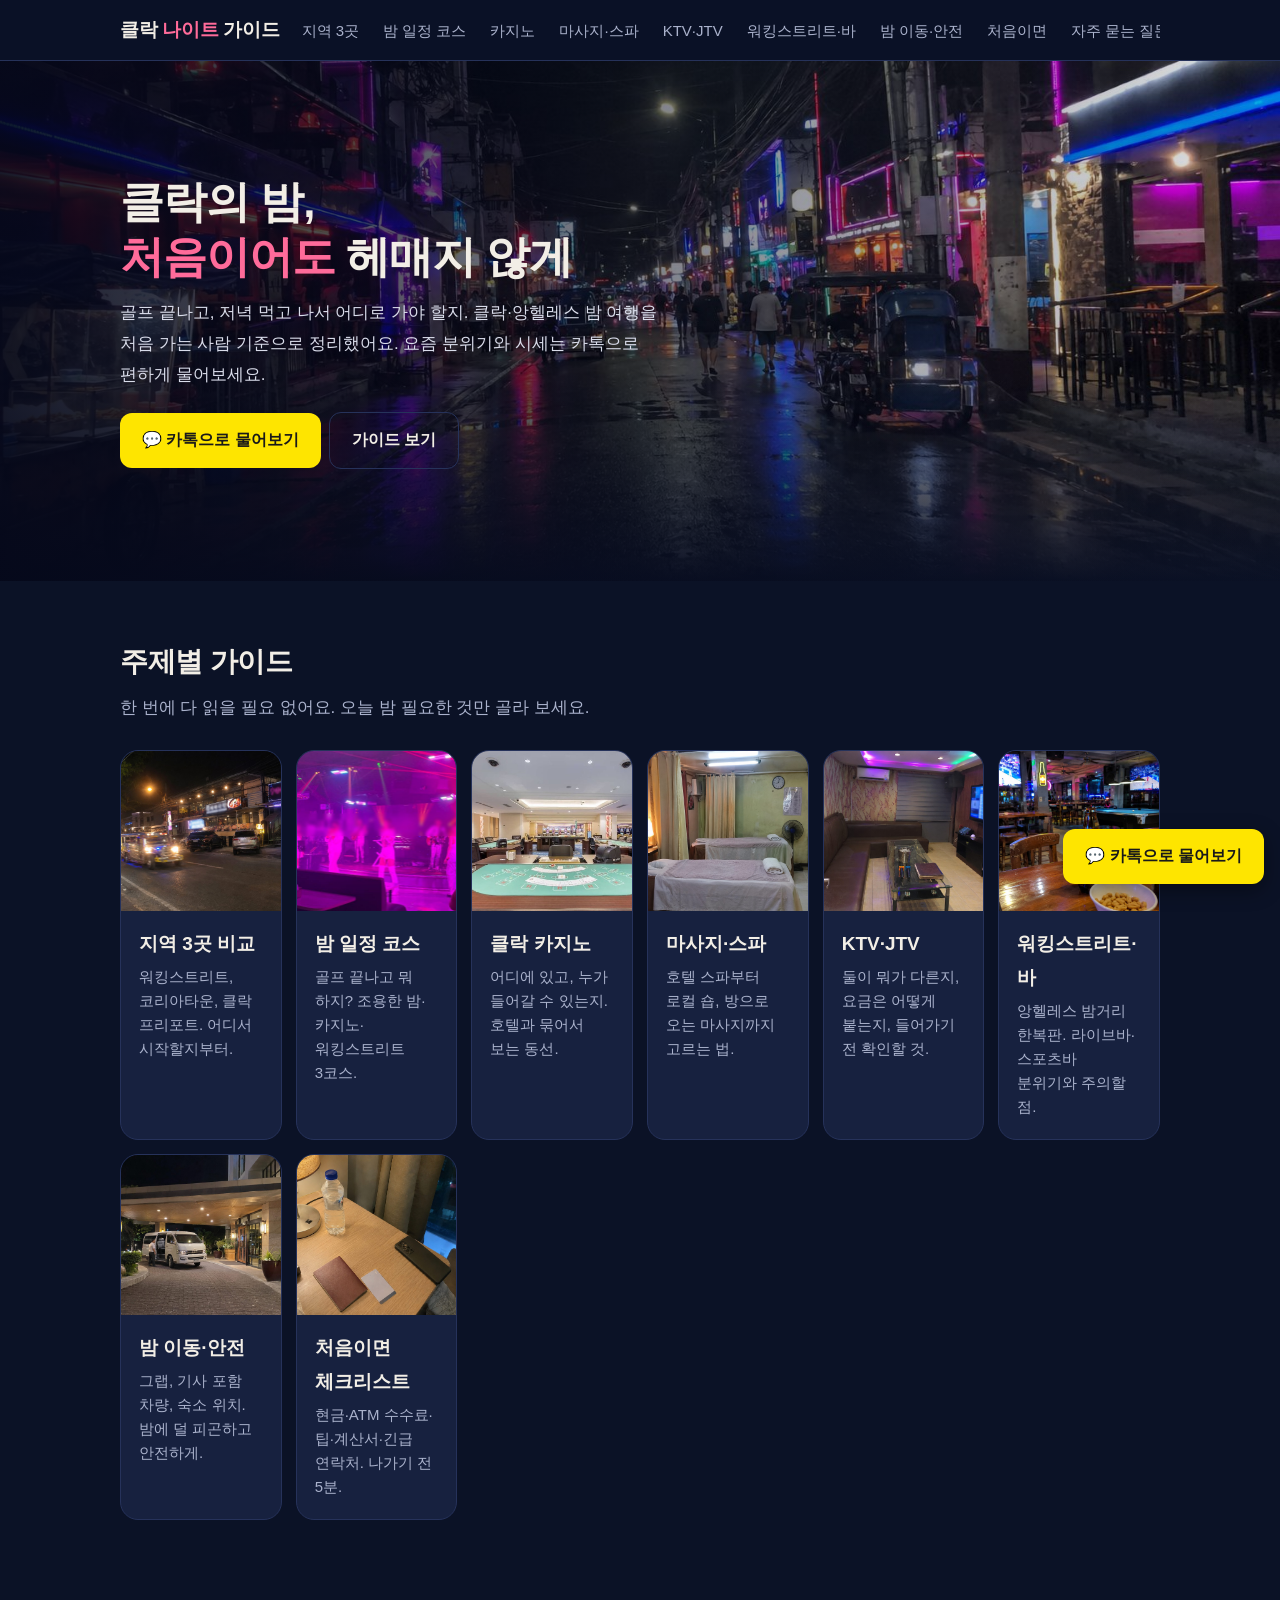
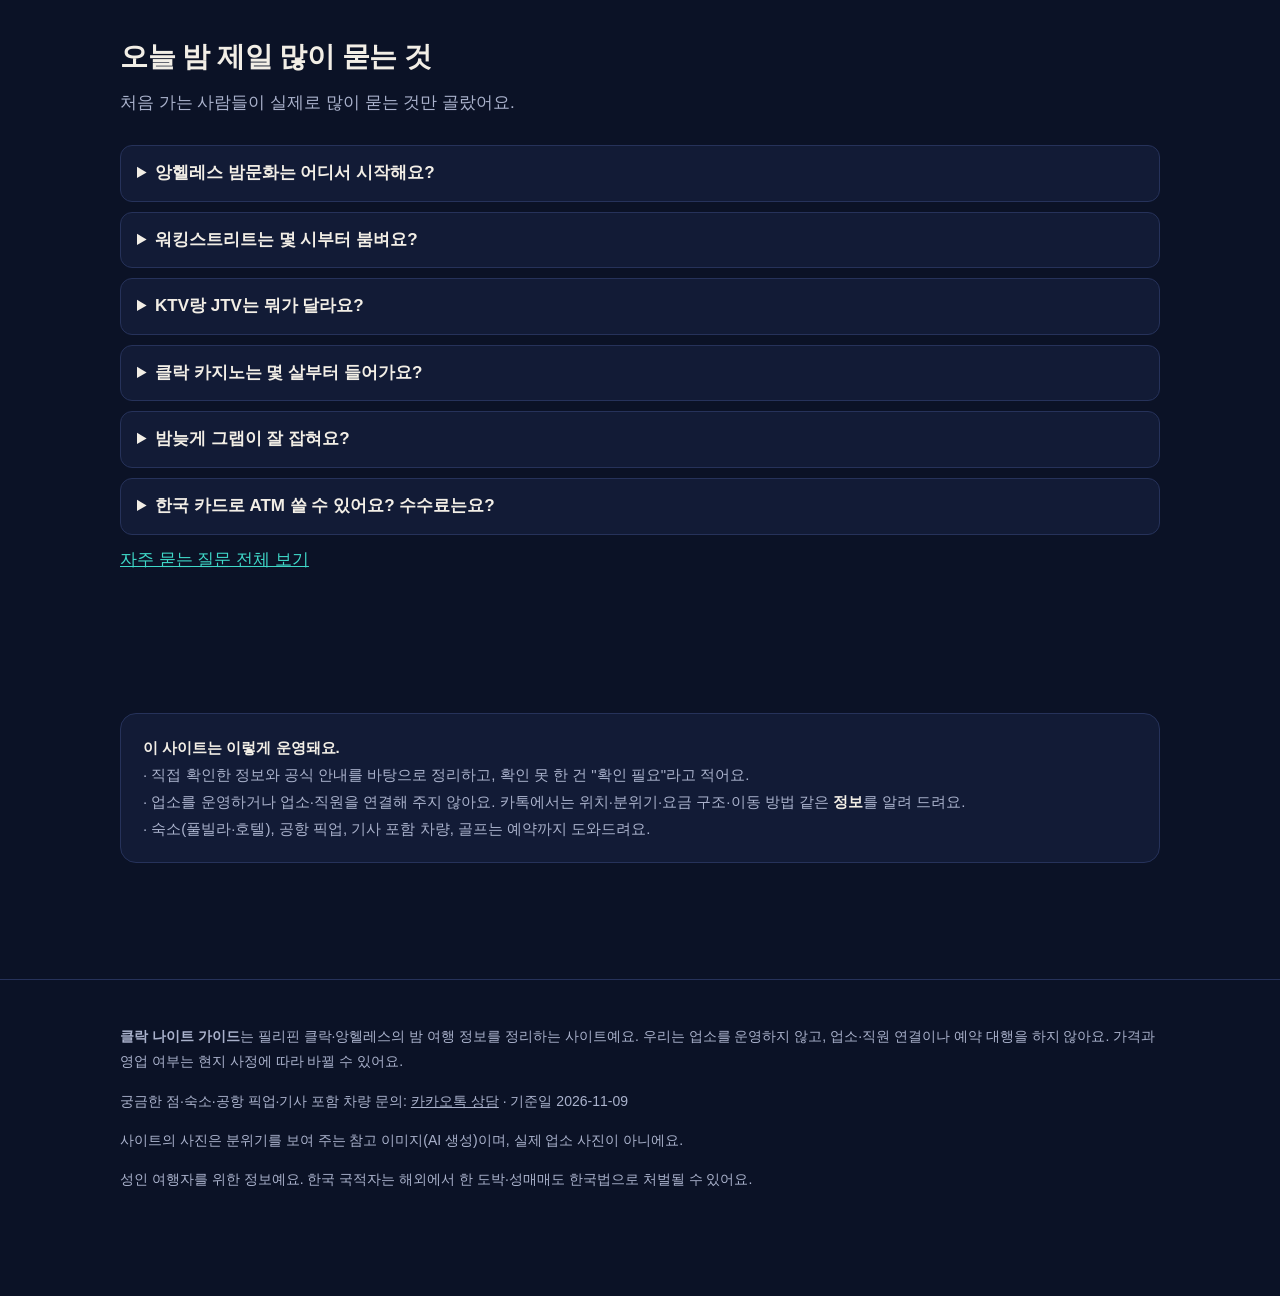
<file: index.html>
<!doctype html>
<html lang="ko"><head>
<meta charset="utf-8"><meta name="viewport" content="width=device-width,initial-scale=1">
<title>클락 나이트 가이드 | 클락·앙헬레스 카지노·마사지·KTV·JTV·바 밤 여행 정보</title>
<meta name="description" content="필리핀 클락·앙헬레스의 밤을 처음 가는 사람 기준으로 정리했어요. 카지노 위치와 입장 규정, 마사지 고르는 법, KTV와 JTV 차이, 워킹스트리트, 밤 이동과 안전까지.">
<link rel="canonical" href="https://clarknight.com/">
<meta property="og:type" content="website"><meta property="og:title" content="클락 나이트 가이드 | 클락·앙헬레스 카지노·마사지·KTV·JTV·바 밤 여행 정보"><meta property="og:description" content="필리핀 클락·앙헬레스의 밤을 처음 가는 사람 기준으로 정리했어요. 카지노 위치와 입장 규정, 마사지 고르는 법, KTV와 JTV 차이, 워킹스트리트, 밤 이동과 안전까지."><meta property="og:url" content="https://clarknight.com/"><meta property="og:image" content="https://clarknight.com/assets/hero_street.jpg">
<link rel="stylesheet" href="assets/style.css">
<link rel="icon" href="data:image/svg+xml,%3Csvg xmlns=%22http://www.w3.org/2000/svg%22 viewBox=%220 0 64 64%22%3E%3Crect width=%2264%22 height=%2264%22 rx=%2214%22 fill=%22%230b1226%22/%3E%3Ccircle cx=%2240%22 cy=%2224%22 r=%2212%22 fill=%22%23ff6b9a%22/%3E%3Ccircle cx=%2246%22 cy=%2220%22 r=%2210%22 fill=%22%230b1226%22/%3E%3C/svg%3E"><script async src="https://www.googletagmanager.com/gtag/js?id=G-FVWL85JRHG"></script><script>window.dataLayer=window.dataLayer||[];function gtag(){dataLayer.push(arguments)}gtag('js',new Date());gtag('config','G-FVWL85JRHG');document.addEventListener('click',function(e){var a=e.target.closest&&e.target.closest('a[href*="/go/"]');if(a)gtag('event','cn_kakao_click',{link_url:a.href,page_path:location.pathname});},true);</script><script type="application/ld+json">{"@context": "https://schema.org", "@graph": [{"@type": "WebPage", "name": "클락 나이트 가이드 | 클락·앙헬레스 카지노·마사지·KTV·JTV·바 밤 여행 정보", "description": "필리핀 클락·앙헬레스의 밤을 처음 가는 사람 기준으로 정리했어요. 카지노 위치와 입장 규정, 마사지 고르는 법, KTV와 JTV 차이, 워킹스트리트, 밤 이동과 안전까지.", "url": "https://clarknight.com/", "inLanguage": "ko", "dateModified": "2026-11-09", "isPartOf": {"@type": "WebSite", "name": "클락 나이트 가이드", "url": "https://clarknight.com/"}}]}</script>
<script type="application/ld+json">{"@context": "https://schema.org", "@type": "FAQPage", "mainEntity": [{"@type": "Question", "name": "앙헬레스 밤문화는 어디서 시작해요?", "acceptedAnswer": {"@type": "Answer", "text": "처음이면 코리아타운(프렌드십 하이웨이)에서 한식으로 저녁을 먹고, 밤 9시 이후 워킹스트리트로 넘어가는 동선이 가장 무난해요. 지역 3곳 비교 보기"}}, {"@type": "Question", "name": "워킹스트리트는 몇 시부터 붐벼요?", "acceptedAnswer": {"@type": "Answer", "text": "저녁 6시부터 차가 못 들어오는 보행자 거리가 되고, 밤 9시가 넘으면 사람이 가장 많아져요. 워킹스트리트 보기"}}, {"@type": "Question", "name": "KTV랑 JTV는 뭐가 달라요?", "acceptedAnswer": {"@type": "Answer", "text": "KTV는 방을 빌려 노래하는 필리핀식 노래방이고, JTV는 직원이 테이블에서 대화와 노래 상대를 해 주는 일본식 노래 클럽이에요. 요금이 붙는 방식이 달라요. KTV·JTV 차이 보기"}}, {"@type": "Question", "name": "클락 카지노는 몇 살부터 들어가요?", "acceptedAnswer": {"@type": "Answer", "text": "만 21세 이상이고, 여권 원본을 챙기는 게 안전해요. 안에서는 사진 촬영이 금지예요. 카지노 정보 보기"}}, {"@type": "Question", "name": "밤늦게 그랩이 잘 잡혀요?", "acceptedAnswer": {"@type": "Answer", "text": "밤 10시가 넘으면 기다리는 시간이 길어진다는 안내가 많아요. 새벽에 돌아온다면 차량을 미리 정해 두는 게 편해요. 밤 이동 보기"}}, {"@type": "Question", "name": "한국 카드로 ATM 쓸 수 있어요? 수수료는요?", "acceptedAnswer": {"@type": "Answer", "text": "해외 인출이 되는 카드면 돼요. BDO ATM은 1번에 ₱250이 붙고, 한국 카드사 수수료가 따로 붙을 수 있어요. 처음이면 체크리스트 보기"}}]}</script>
</head><body>
<header class="top"><div class="wrap"><a class="logo" href="./">클락 <b>나이트</b> 가이드</a><nav class="menu"><a href="areas/">지역 3곳</a><a href="night-course/">밤 일정 코스</a><a href="casino/">카지노</a><a href="massage/">마사지·스파</a><a href="ktv-jtv/">KTV·JTV</a><a href="walking-street/">워킹스트리트·바</a><a href="night-move/">밤 이동·안전</a><a href="first-night/">처음이면</a><a href="faq/">자주 묻는 질문</a></nav></div></header>
<section class="hero" style="background-image:url(assets/hero_street.jpg)"><div class="wrap">
<h1>클락의 밤,<br><em>처음이어도</em> 헤매지 않게</h1>
<p>골프 끝나고, 저녁 먹고 나서 어디로 가야 할지. 클락·앙헬레스 밤 여행을 처음 가는 사람 기준으로 정리했어요. 요즘 분위기와 시세는 카톡으로 편하게 물어보세요.</p>
<a class="btn kakao" href="https://clarksideph.com/go/?f=cn-home-hero" rel="nofollow">💬 카톡으로 물어보기</a><a class="btn ghost" href="#topics">가이드 보기</a>
</div></section>
<section id="topics"><div class="wrap">
<h2 class="sec">주제별 가이드</h2><p class="sub">한 번에 다 읽을 필요 없어요. 오늘 밤 필요한 것만 골라 보세요.</p>
<div class="cards"><a class="card" href="areas/"><img src="assets/koreatown.jpg" alt="지역 3곳 비교" loading="lazy"><div><h3>지역 3곳 비교</h3><p>워킹스트리트, 코리아타운, 클락 프리포트. 어디서 시작할지부터.</p></div></a><a class="card" href="night-course/"><img src="assets/night_stage.jpg" alt="밤 일정 코스" loading="lazy"><div><h3>밤 일정 코스</h3><p>골프 끝나고 뭐 하지? 조용한 밤·카지노·워킹스트리트 3코스.</p></div></a><a class="card" href="casino/"><img src="assets/casino_royce.jpg" alt="클락 카지노" loading="lazy"><div><h3>클락 카지노</h3><p>어디에 있고, 누가 들어갈 수 있는지. 호텔과 묶어서 보는 동선.</p></div></a><a class="card" href="massage/"><img src="assets/massage.jpg" alt="마사지·스파" loading="lazy"><div><h3>마사지·스파</h3><p>호텔 스파부터 로컬 숍, 방으로 오는 마사지까지 고르는 법.</p></div></a><a class="card" href="ktv-jtv/"><img src="assets/ktv.jpg" alt="KTV·JTV" loading="lazy"><div><h3>KTV·JTV</h3><p>둘이 뭐가 다른지, 요금은 어떻게 붙는지, 들어가기 전 확인할 것.</p></div></a><a class="card" href="walking-street/"><img src="assets/bar.jpg" alt="워킹스트리트·바" loading="lazy"><div><h3>워킹스트리트·바</h3><p>앙헬레스 밤거리 한복판. 라이브바·스포츠바 분위기와 주의할 점.</p></div></a><a class="card" href="night-move/"><img src="assets/van.jpg" alt="밤 이동·안전" loading="lazy"><div><h3>밤 이동·안전</h3><p>그랩, 기사 포함 차량, 숙소 위치. 밤에 덜 피곤하고 안전하게.</p></div></a><a class="card" href="first-night/"><img src="assets/first_night.jpg" alt="처음이면 체크리스트" loading="lazy"><div><h3>처음이면 체크리스트</h3><p>현금·ATM 수수료·팁·계산서·긴급 연락처. 나가기 전 5분.</p></div></a></div>
</div></section>
<section><div class="wrap">
<h2 class="sec">오늘 밤 제일 많이 묻는 것</h2><p class="sub">처음 가는 사람들이 실제로 많이 묻는 것만 골랐어요.</p>
<div class="faq">
<details><summary>앙헬레스 밤문화는 어디서 시작해요?</summary><p>처음이면 코리아타운(프렌드십 하이웨이)에서 한식으로 저녁을 먹고, 밤 9시 이후 워킹스트리트로 넘어가는 동선이 가장 무난해요. <a href="areas/">지역 3곳 비교 보기</a></p></details>
<details><summary>워킹스트리트는 몇 시부터 붐벼요?</summary><p>저녁 6시부터 차가 못 들어오는 보행자 거리가 되고, 밤 9시가 넘으면 사람이 가장 많아져요. <a href="walking-street/">워킹스트리트 보기</a></p></details>
<details><summary>KTV랑 JTV는 뭐가 달라요?</summary><p>KTV는 방을 빌려 노래하는 필리핀식 노래방이고, JTV는 직원이 테이블에서 대화와 노래 상대를 해 주는 일본식 노래 클럽이에요. 요금이 붙는 방식이 달라요. <a href="ktv-jtv/">KTV·JTV 차이 보기</a></p></details>
<details><summary>클락 카지노는 몇 살부터 들어가요?</summary><p>만 21세 이상이고, 여권 원본을 챙기는 게 안전해요. 안에서는 사진 촬영이 금지예요. <a href="casino/">카지노 정보 보기</a></p></details>
<details><summary>밤늦게 그랩이 잘 잡혀요?</summary><p>밤 10시가 넘으면 기다리는 시간이 길어진다는 안내가 많아요. 새벽에 돌아온다면 차량을 미리 정해 두는 게 편해요. <a href="night-move/">밤 이동 보기</a></p></details>
<details><summary>한국 카드로 ATM 쓸 수 있어요? 수수료는요?</summary><p>해외 인출이 되는 카드면 돼요. BDO ATM은 1번에 ₱250이 붙고, 한국 카드사 수수료가 따로 붙을 수 있어요. <a href="first-night/">처음이면 체크리스트 보기</a></p></details>
</div>
<p class="sub"><a href="faq/">자주 묻는 질문 전체 보기</a></p>
</div></section>
<section><div class="wrap"><div class="notice">
<b>이 사이트는 이렇게 운영돼요.</b><br>
· 직접 확인한 정보와 공식 안내를 바탕으로 정리하고, 확인 못 한 건 "확인 필요"라고 적어요.<br>
· 업소를 운영하거나 업소·직원을 연결해 주지 않아요. 카톡에서는 위치·분위기·요금 구조·이동 방법 같은 <b>정보</b>를 알려 드려요.<br>
· 숙소(풀빌라·호텔), 공항 픽업, 기사 포함 차량, 골프는 예약까지 도와드려요.
</div></div></section>
<footer><div class="wrap">
<p><b>클락 나이트 가이드</b>는 필리핀 클락·앙헬레스의 밤 여행 정보를 정리하는 사이트예요. 우리는 업소를 운영하지 않고, 업소·직원 연결이나 예약 대행을 하지 않아요. 가격과 영업 여부는 현지 사정에 따라 바뀔 수 있어요.</p>
<p>궁금한 점·숙소·공항 픽업·기사 포함 차량 문의: <a href="https://clarksideph.com/go/?f=cn-footer" rel="nofollow">카카오톡 상담</a> · 기준일 2026-11-09</p>
<p>사이트의 사진은 분위기를 보여 주는 참고 이미지(AI 생성)이며, 실제 업소 사진이 아니에요.</p>
<p>성인 여행자를 위한 정보예요. 한국 국적자는 해외에서 한 도박·성매매도 한국법으로 처벌될 수 있어요.</p>
</div></footer>
<a class="btn kakao float" href="https://clarksideph.com/go/?f=cn-float-home" rel="nofollow">💬 카톡으로 물어보기</a>
</body></html>
</file>
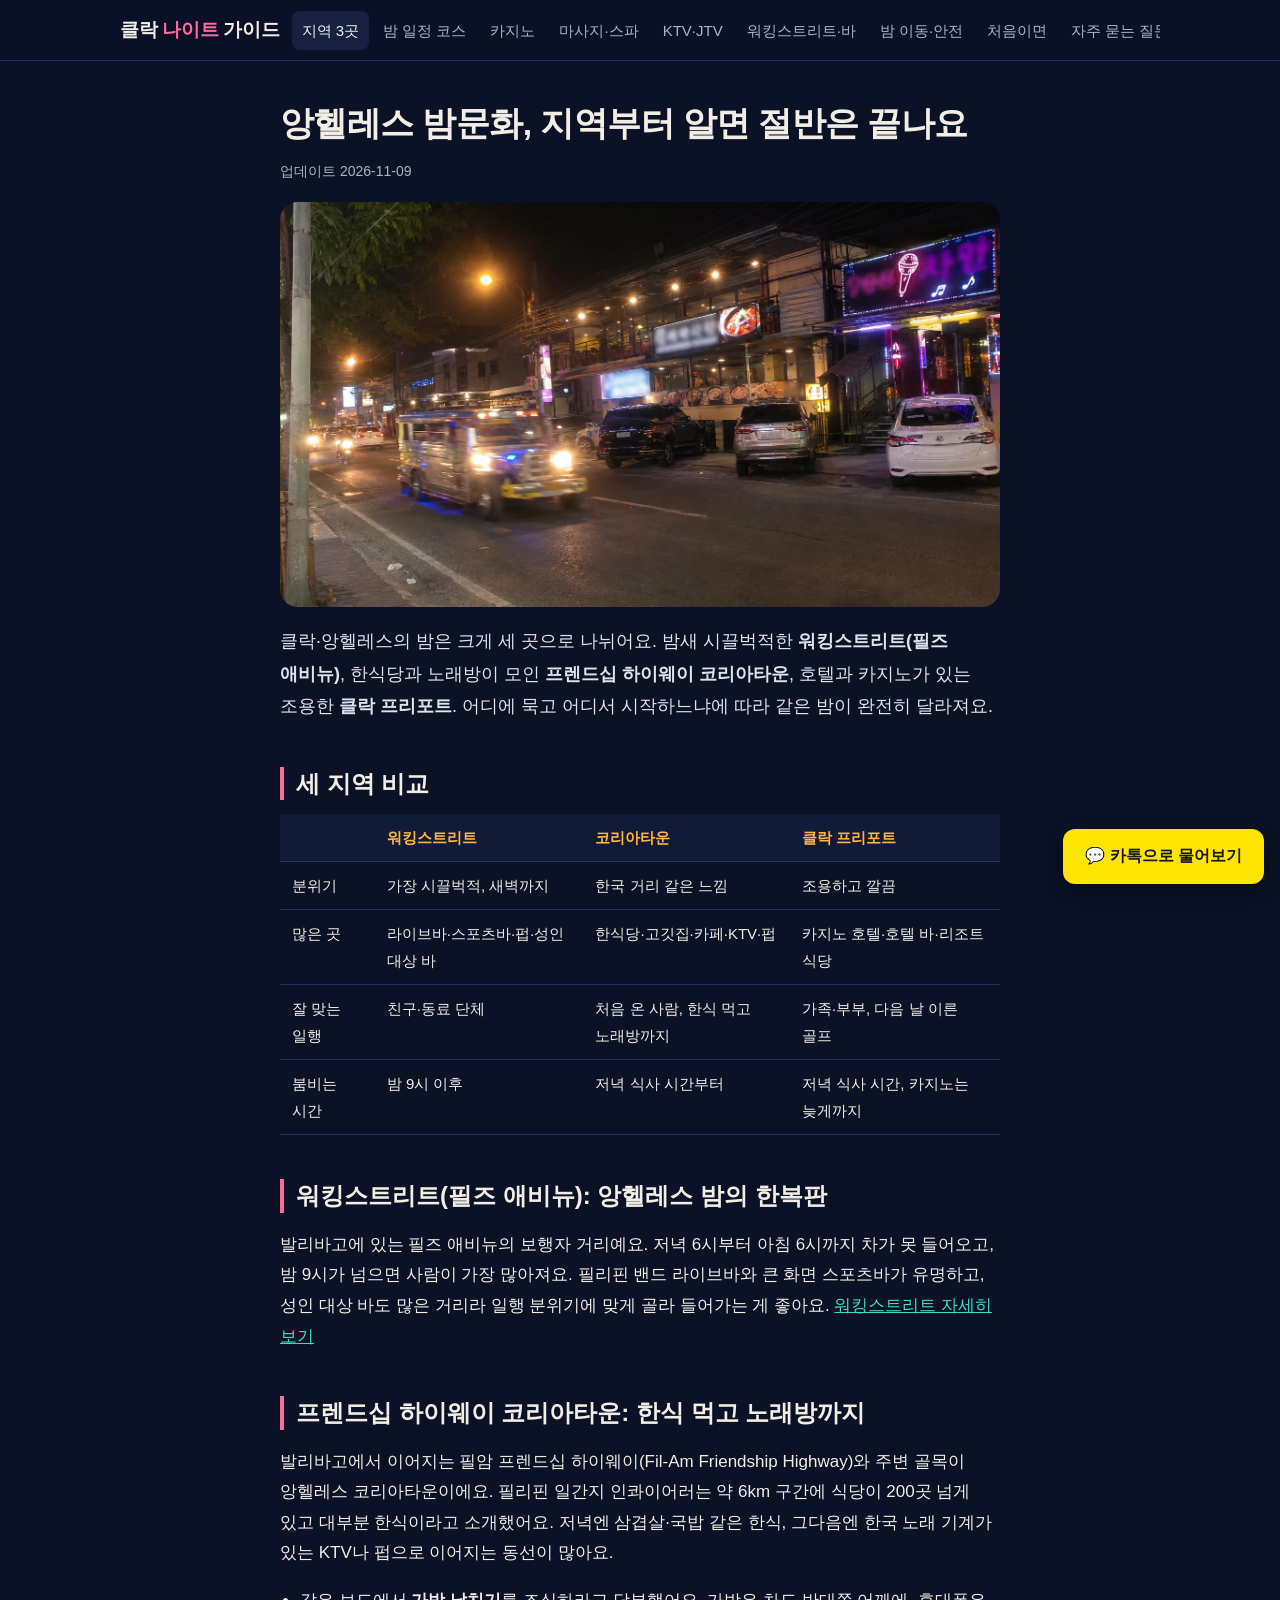
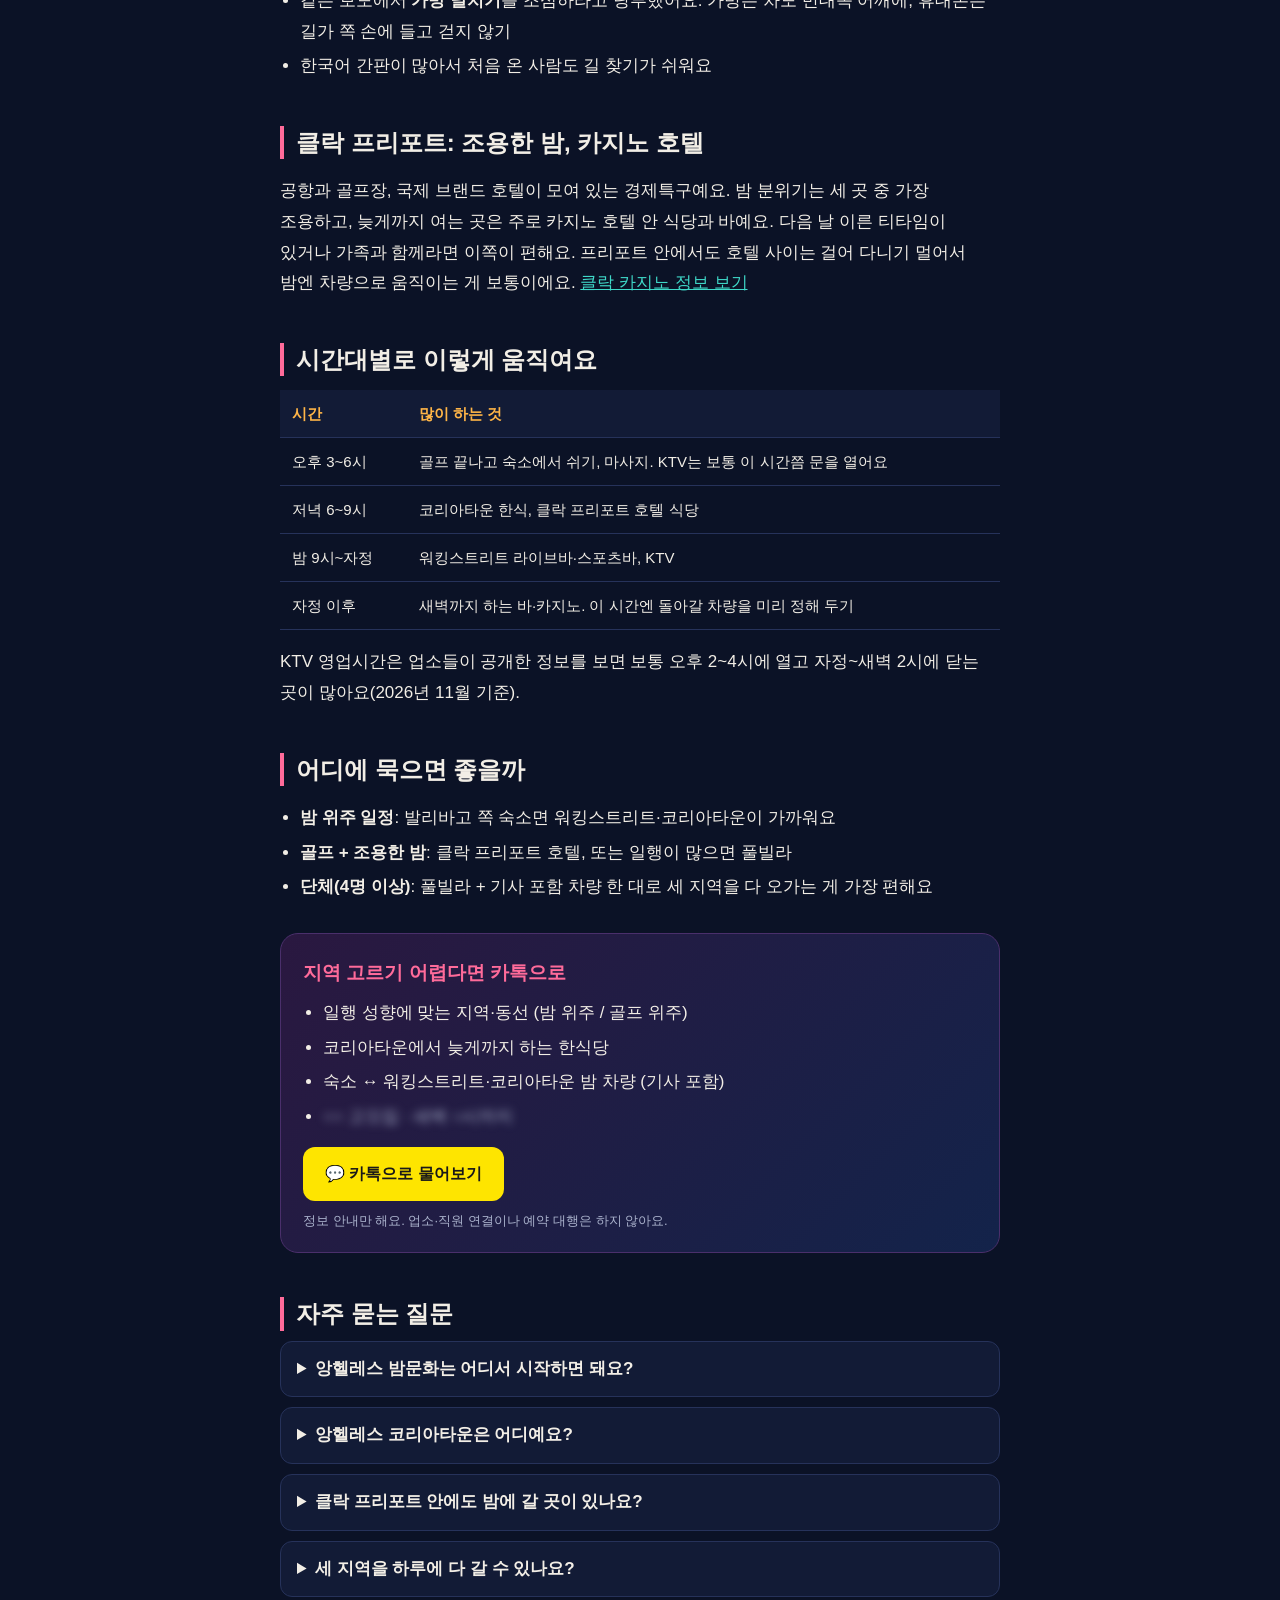
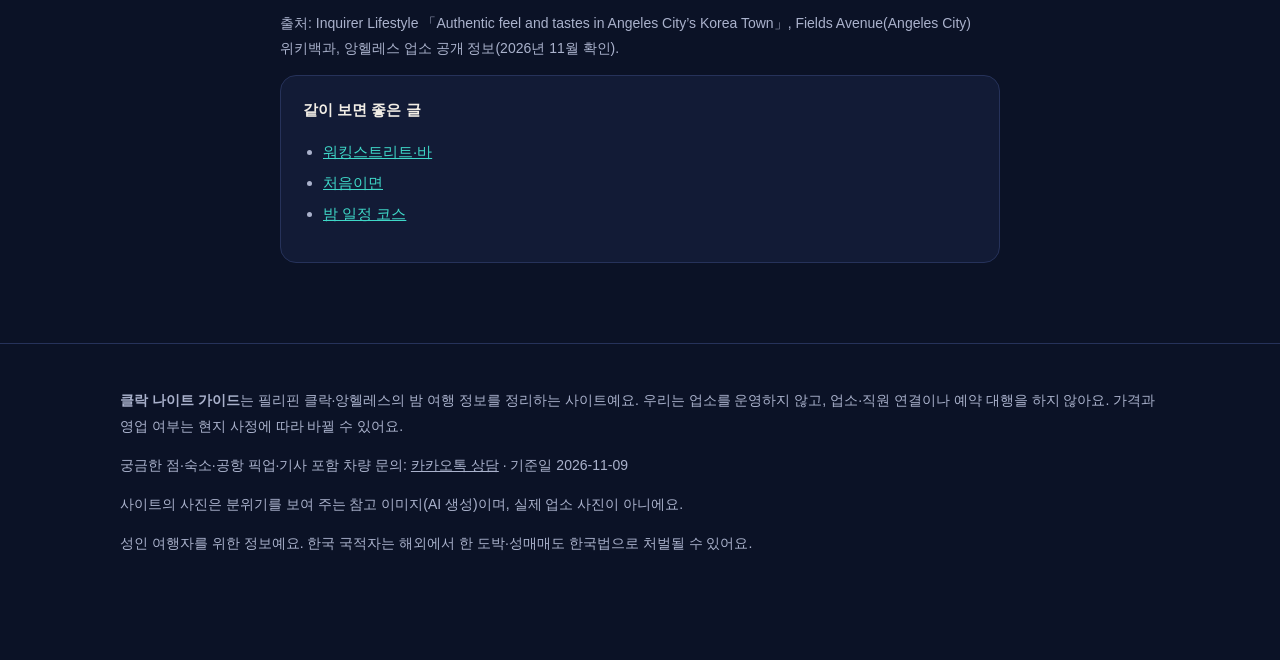
<file: areas/index.html>
<!doctype html>
<html lang="ko"><head>
<meta charset="utf-8"><meta name="viewport" content="width=device-width,initial-scale=1">
<title>앙헬레스·클락 밤문화 지역 3곳: 워킹스트리트·코리아타운·클락 프리포트 비교</title>
<meta name="description" content="앙헬레스 밤문화, 클락 밤문화는 어디서 시작할까요. 워킹스트리트(필즈 애비뉴), 프렌드십 하이웨이 코리아타운, 클락 프리포트 세 지역의 분위기·시간대·이동·주의할 점을 비교했어요.">
<link rel="canonical" href="https://clarknight.com/areas/">
<meta property="og:type" content="website"><meta property="og:title" content="앙헬레스·클락 밤문화 지역 3곳: 워킹스트리트·코리아타운·클락 프리포트 비교"><meta property="og:description" content="앙헬레스 밤문화, 클락 밤문화는 어디서 시작할까요. 워킹스트리트(필즈 애비뉴), 프렌드십 하이웨이 코리아타운, 클락 프리포트 세 지역의 분위기·시간대·이동·주의할 점을 비교했어요."><meta property="og:url" content="https://clarknight.com/areas/"><meta property="og:image" content="https://clarknight.com/assets/koreatown.jpg">
<link rel="stylesheet" href="../assets/style.css">
<link rel="icon" href="data:image/svg+xml,%3Csvg xmlns=%22http://www.w3.org/2000/svg%22 viewBox=%220 0 64 64%22%3E%3Crect width=%2264%22 height=%2264%22 rx=%2214%22 fill=%22%230b1226%22/%3E%3Ccircle cx=%2240%22 cy=%2224%22 r=%2212%22 fill=%22%23ff6b9a%22/%3E%3Ccircle cx=%2246%22 cy=%2220%22 r=%2210%22 fill=%22%230b1226%22/%3E%3C/svg%3E"><script async src="https://www.googletagmanager.com/gtag/js?id=G-FVWL85JRHG"></script><script>window.dataLayer=window.dataLayer||[];function gtag(){dataLayer.push(arguments)}gtag('js',new Date());gtag('config','G-FVWL85JRHG');document.addEventListener('click',function(e){var a=e.target.closest&&e.target.closest('a[href*="/go/"]');if(a)gtag('event','cn_kakao_click',{link_url:a.href,page_path:location.pathname});},true);</script><script type="application/ld+json">{"@context": "https://schema.org", "@graph": [{"@type": "WebPage", "name": "앙헬레스·클락 밤문화 지역 3곳: 워킹스트리트·코리아타운·클락 프리포트 비교", "description": "앙헬레스 밤문화, 클락 밤문화는 어디서 시작할까요. 워킹스트리트(필즈 애비뉴), 프렌드십 하이웨이 코리아타운, 클락 프리포트 세 지역의 분위기·시간대·이동·주의할 점을 비교했어요.", "url": "https://clarknight.com/areas/", "inLanguage": "ko", "dateModified": "2026-11-09", "isPartOf": {"@type": "WebSite", "name": "클락 나이트 가이드", "url": "https://clarknight.com/"}}, {"@type": "BreadcrumbList", "itemListElement": [{"@type": "ListItem", "position": 1, "name": "클락 나이트 가이드", "item": "https://clarknight.com/"}, {"@type": "ListItem", "position": 2, "name": "지역 3곳", "item": "https://clarknight.com/areas/"}]}]}</script>
<script type="application/ld+json">{"@context": "https://schema.org", "@type": "FAQPage", "mainEntity": [{"@type": "Question", "name": "앙헬레스 밤문화는 어디서 시작하면 돼요?", "acceptedAnswer": {"@type": "Answer", "text": "처음이면 코리아타운에서 한식으로 저녁을 먹고, 밤 9시 이후 워킹스트리트로 넘어가는 동선이 가장 무난해요."}}, {"@type": "Question", "name": "앙헬레스 코리아타운은 어디예요?", "acceptedAnswer": {"@type": "Answer", "text": "발리바고에서 이어지는 필암 프렌드십 하이웨이와 주변 골목이에요. 한식당, 고깃집, 카페, 한국식 KTV가 모여 있어요."}}, {"@type": "Question", "name": "클락 프리포트 안에도 밤에 갈 곳이 있나요?", "acceptedAnswer": {"@type": "Answer", "text": "있어요. 다만 대부분 카지노 호텔 안 식당·바라서 분위기는 조용한 편이에요."}}, {"@type": "Question", "name": "세 지역을 하루에 다 갈 수 있나요?", "acceptedAnswer": {"@type": "Answer", "text": "차로 10~20분씩이라 가능해요. 차량 한 대로 묶으면 기다리는 시간 없이 움직일 수 있어요."}}]}</script>
</head><body>
<header class="top"><div class="wrap"><a class="logo" href="../">클락 <b>나이트</b> 가이드</a><nav class="menu"><a href="../areas/" class=on>지역 3곳</a><a href="../night-course/">밤 일정 코스</a><a href="../casino/">카지노</a><a href="../massage/">마사지·스파</a><a href="../ktv-jtv/">KTV·JTV</a><a href="../walking-street/">워킹스트리트·바</a><a href="../night-move/">밤 이동·안전</a><a href="../first-night/">처음이면</a><a href="../faq/">자주 묻는 질문</a></nav></div></header>
<main><article>
<div class="head"><h1>앙헬레스 밤문화, 지역부터 알면 절반은 끝나요</h1><p class="date">업데이트 2026-11-09</p><img src="../assets/koreatown.jpg" alt="앙헬레스 밤문화, 지역부터 알면 절반은 끝나요"></div>
<p class="lead">클락·앙헬레스의 밤은 크게 세 곳으로 나뉘어요. 밤새 시끌벅적한 <b>워킹스트리트(필즈 애비뉴)</b>, 한식당과 노래방이 모인 <b>프렌드십 하이웨이 코리아타운</b>, 호텔과 카지노가 있는 조용한 <b>클락 프리포트</b>. 어디에 묵고 어디서 시작하느냐에 따라 같은 밤이 완전히 달라져요.</p>

<h2>세 지역 비교</h2>
<div class="tbl"><table><tr><th></th><th>워킹스트리트</th><th>코리아타운</th><th>클락 프리포트</th></tr>
<tr><td>분위기</td><td>가장 시끌벅적, 새벽까지</td><td>한국 거리 같은 느낌</td><td>조용하고 깔끔</td></tr>
<tr><td>많은 곳</td><td>라이브바·스포츠바·펍·성인 대상 바</td><td>한식당·고깃집·카페·KTV·펍</td><td>카지노 호텔·호텔 바·리조트 식당</td></tr>
<tr><td>잘 맞는 일행</td><td>친구·동료 단체</td><td>처음 온 사람, 한식 먹고 노래방까지</td><td>가족·부부, 다음 날 이른 골프</td></tr>
<tr><td>붐비는 시간</td><td>밤 9시 이후</td><td>저녁 식사 시간부터</td><td>저녁 식사 시간, 카지노는 늦게까지</td></tr>
</table></div>

<h2>워킹스트리트(필즈 애비뉴): 앙헬레스 밤의 한복판</h2>
<p>발리바고에 있는 필즈 애비뉴의 보행자 거리예요. 저녁 6시부터 아침 6시까지 차가 못 들어오고, 밤 9시가 넘으면 사람이 가장 많아져요. 필리핀 밴드 라이브바와 큰 화면 스포츠바가 유명하고, 성인 대상 바도 많은 거리라 일행 분위기에 맞게 골라 들어가는 게 좋아요. <a href="../walking-street/">워킹스트리트 자세히 보기</a></p>

<h2>프렌드십 하이웨이 코리아타운: 한식 먹고 노래방까지</h2>
<p>발리바고에서 이어지는 필암 프렌드십 하이웨이(Fil-Am Friendship Highway)와 주변 골목이 앙헬레스 코리아타운이에요. 필리핀 일간지 인콰이어러는 약 6km 구간에 식당이 200곳 넘게 있고 대부분 한식이라고 소개했어요. 저녁엔 삼겹살·국밥 같은 한식, 그다음엔 한국 노래 기계가 있는 KTV나 펍으로 이어지는 동선이 많아요.</p>
<ul><li>같은 보도에서 <b>가방 날치기</b>를 조심하라고 당부했어요. 가방은 차도 반대쪽 어깨에, 휴대폰은 길가 쪽 손에 들고 걷지 않기</li>
<li>한국어 간판이 많아서 처음 온 사람도 길 찾기가 쉬워요</li></ul>

<h2>클락 프리포트: 조용한 밤, 카지노 호텔</h2>
<p>공항과 골프장, 국제 브랜드 호텔이 모여 있는 경제특구예요. 밤 분위기는 세 곳 중 가장 조용하고, 늦게까지 여는 곳은 주로 카지노 호텔 안 식당과 바예요. 다음 날 이른 티타임이 있거나 가족과 함께라면 이쪽이 편해요. 프리포트 안에서도 호텔 사이는 걸어 다니기 멀어서 밤엔 차량으로 움직이는 게 보통이에요. <a href="../casino/">클락 카지노 정보 보기</a></p>

<h2>시간대별로 이렇게 움직여요</h2>
<div class="tbl"><table><tr><th>시간</th><th>많이 하는 것</th></tr>
<tr><td>오후 3~6시</td><td>골프 끝나고 숙소에서 쉬기, 마사지. KTV는 보통 이 시간쯤 문을 열어요</td></tr>
<tr><td>저녁 6~9시</td><td>코리아타운 한식, 클락 프리포트 호텔 식당</td></tr>
<tr><td>밤 9시~자정</td><td>워킹스트리트 라이브바·스포츠바, KTV</td></tr>
<tr><td>자정 이후</td><td>새벽까지 하는 바·카지노. 이 시간엔 돌아갈 차량을 미리 정해 두기</td></tr>
</table></div>
<p>KTV 영업시간은 업소들이 공개한 정보를 보면 보통 오후 2~4시에 열고 자정~새벽 2시에 닫는 곳이 많아요(2026년 11월 기준).</p>

<h2>어디에 묵으면 좋을까</h2>
<ul><li><b>밤 위주 일정</b>: 발리바고 쪽 숙소면 워킹스트리트·코리아타운이 가까워요</li>
<li><b>골프 + 조용한 밤</b>: 클락 프리포트 호텔, 또는 일행이 많으면 풀빌라</li>
<li><b>단체(4명 이상)</b>: 풀빌라 + 기사 포함 차량 한 대로 세 지역을 다 오가는 게 가장 편해요</li></ul>
<div class="tease"><h3>지역 고르기 어렵다면 카톡으로</h3><ul><li>일행 성향에 맞는 지역·동선 (밤 위주 / 골프 위주)</li><li>코리아타운에서 늦게까지 하는 한식당</li><li>숙소 ↔ 워킹스트리트·코리아타운 밤 차량 (기사 포함)</li><li><span class="blur">○○ 고깃집 · 새벽 ○시까지</span></li></ul>
<a class="btn kakao" href="https://clarksideph.com/go/?f=cn-areas" rel="nofollow">💬 카톡으로 물어보기</a>
<small>정보 안내만 해요. 업소·직원 연결이나 예약 대행은 하지 않아요.</small></div>
<h2>자주 묻는 질문</h2>
<div class="faq"><details><summary>앙헬레스 밤문화는 어디서 시작하면 돼요?</summary><p>처음이면 코리아타운에서 한식으로 저녁을 먹고, 밤 9시 이후 워킹스트리트로 넘어가는 동선이 가장 무난해요.</p></details><details><summary>앙헬레스 코리아타운은 어디예요?</summary><p>발리바고에서 이어지는 필암 프렌드십 하이웨이와 주변 골목이에요. 한식당, 고깃집, 카페, 한국식 KTV가 모여 있어요.</p></details><details><summary>클락 프리포트 안에도 밤에 갈 곳이 있나요?</summary><p>있어요. 다만 대부분 카지노 호텔 안 식당·바라서 분위기는 조용한 편이에요.</p></details><details><summary>세 지역을 하루에 다 갈 수 있나요?</summary><p>차로 10~20분씩이라 가능해요. 차량 한 대로 묶으면 기다리는 시간 없이 움직일 수 있어요.</p></details></div>
<p class="date">출처: Inquirer Lifestyle 「Authentic feel and tastes in Angeles City’s Korea Town」, Fields Avenue(Angeles City) 위키백과, 앙헬레스 업소 공개 정보(2026년 11월 확인).</p>
<div class="notice"><b>같이 보면 좋은 글</b><ul><li><a href="../walking-street/">워킹스트리트·바</a></li><li><a href="../first-night/">처음이면</a></li><li><a href="../night-course/">밤 일정 코스</a></li></ul></div>
</article></main>
<footer><div class="wrap">
<p><b>클락 나이트 가이드</b>는 필리핀 클락·앙헬레스의 밤 여행 정보를 정리하는 사이트예요. 우리는 업소를 운영하지 않고, 업소·직원 연결이나 예약 대행을 하지 않아요. 가격과 영업 여부는 현지 사정에 따라 바뀔 수 있어요.</p>
<p>궁금한 점·숙소·공항 픽업·기사 포함 차량 문의: <a href="https://clarksideph.com/go/?f=cn-footer" rel="nofollow">카카오톡 상담</a> · 기준일 2026-11-09</p>
<p>사이트의 사진은 분위기를 보여 주는 참고 이미지(AI 생성)이며, 실제 업소 사진이 아니에요.</p>
<p>성인 여행자를 위한 정보예요. 한국 국적자는 해외에서 한 도박·성매매도 한국법으로 처벌될 수 있어요.</p>
</div></footer>
<a class="btn kakao float" href="https://clarksideph.com/go/?f=cn-float-areas" rel="nofollow">💬 카톡으로 물어보기</a>
</body></html>
</file>
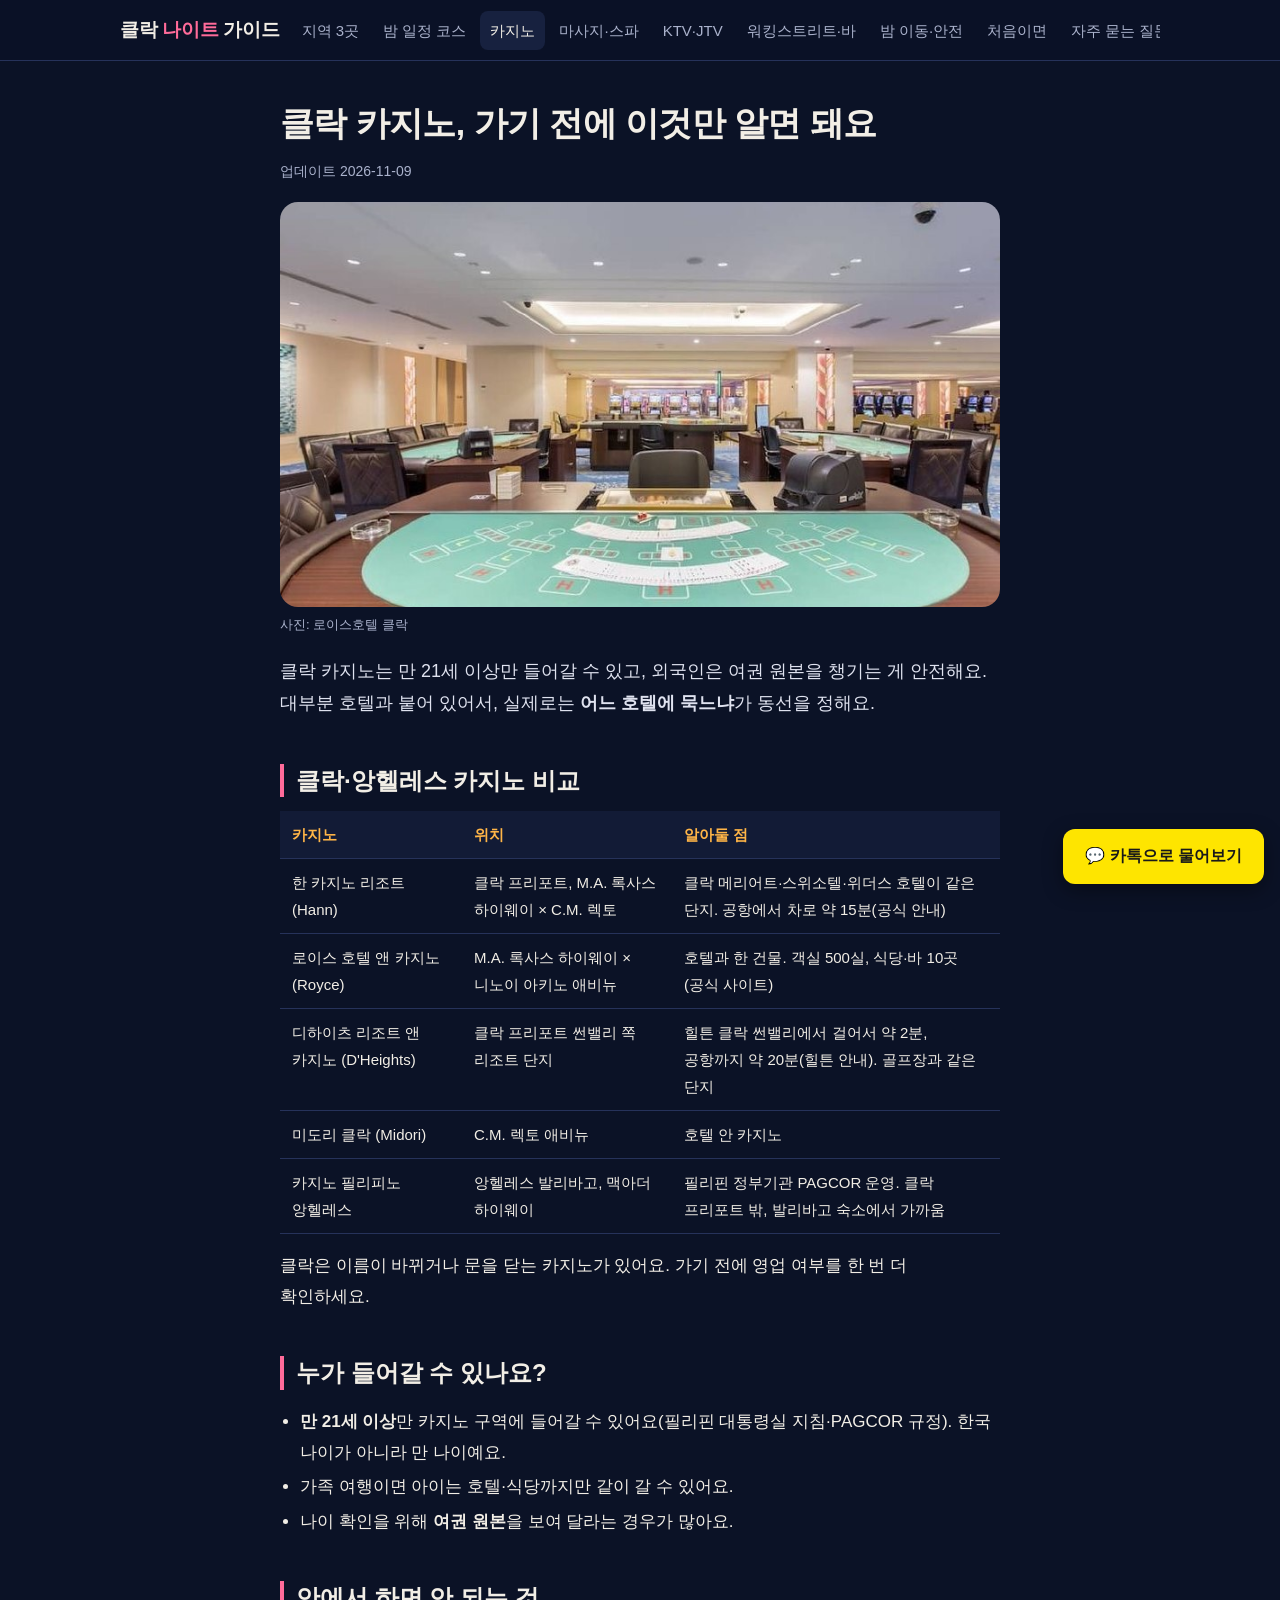
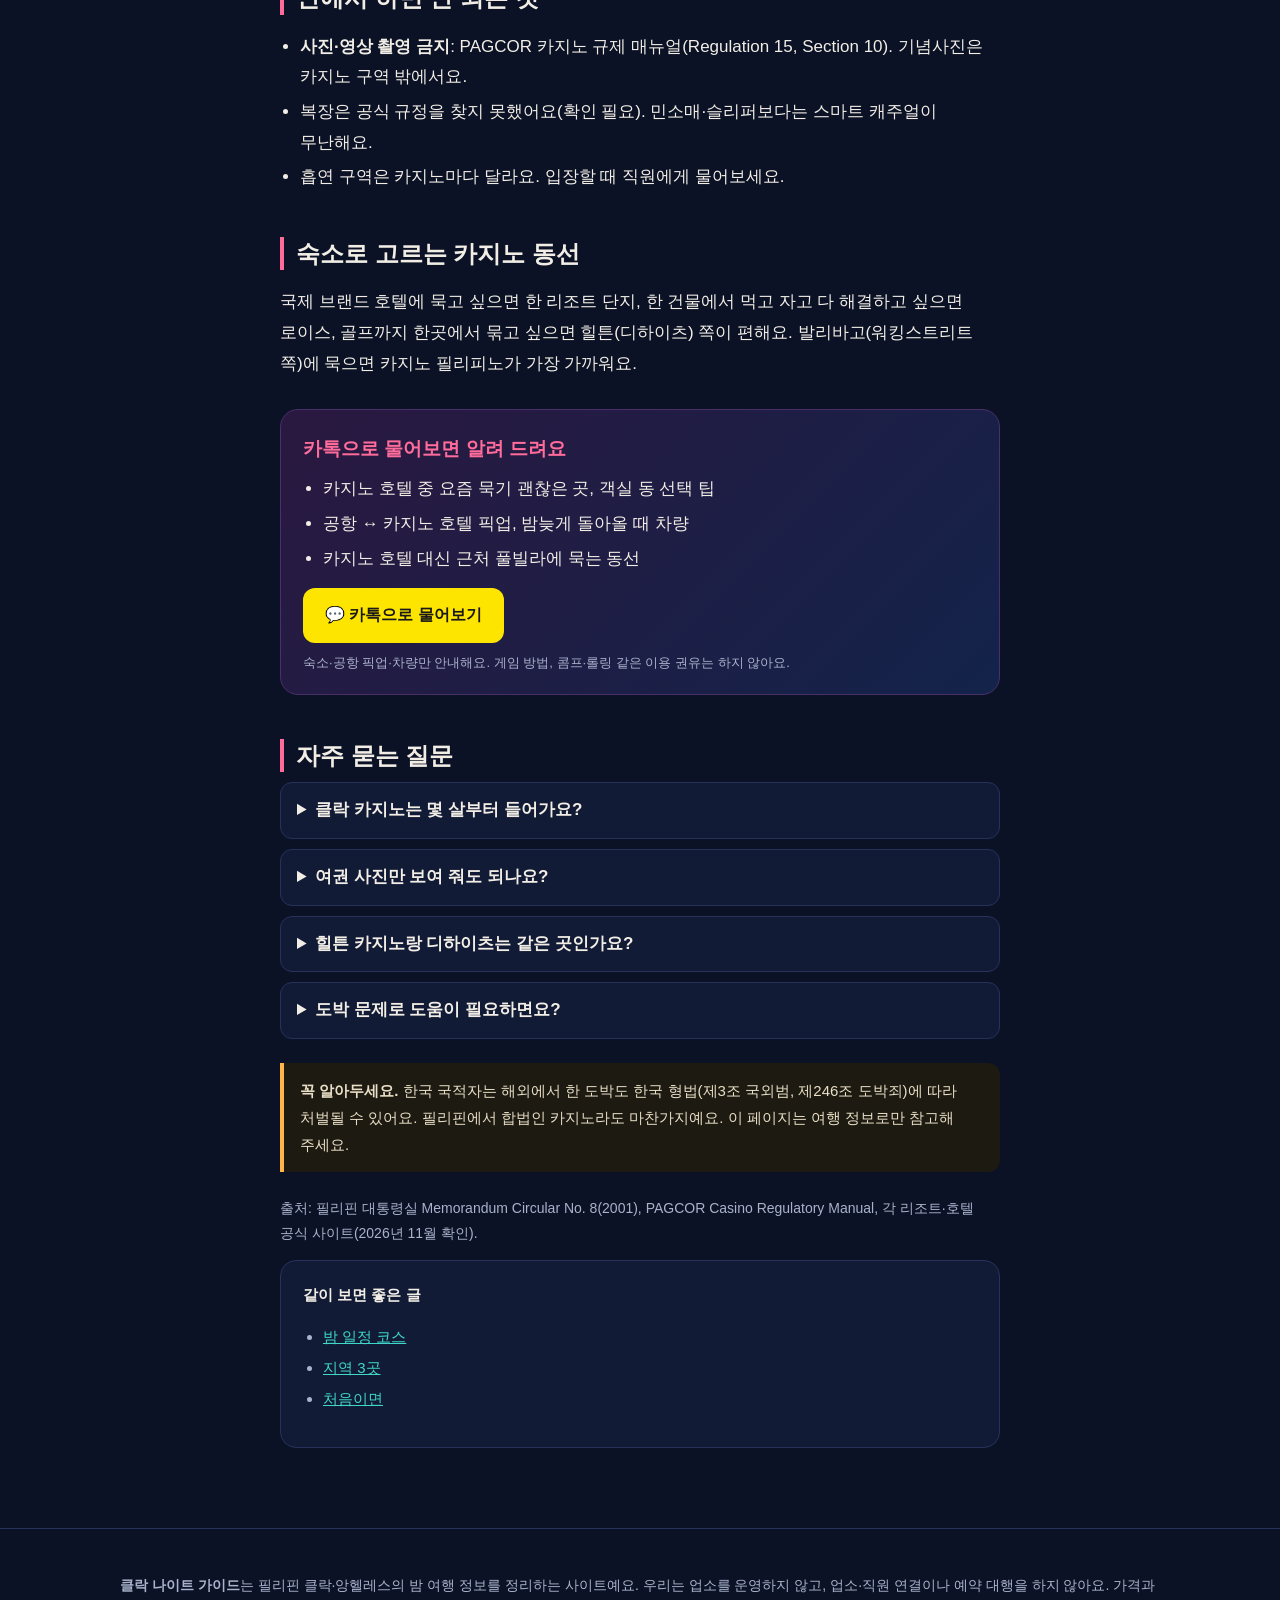
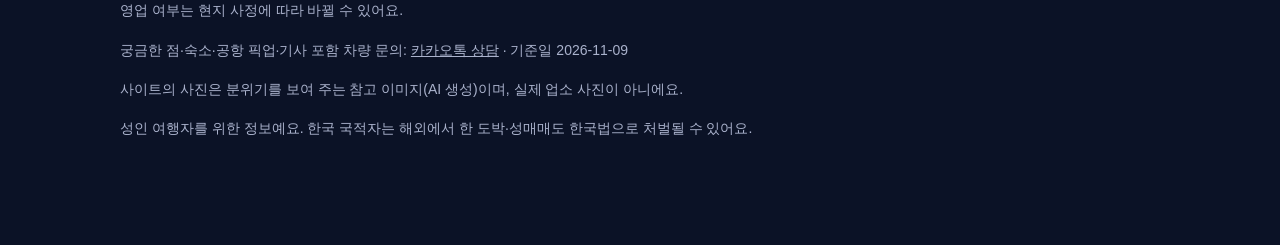
<file: casino/index.html>
<!doctype html>
<html lang="ko"><head>
<meta charset="utf-8"><meta name="viewport" content="width=device-width,initial-scale=1">
<title>클락 카지노 정리: 위치·입장 나이·여권·호텔 동선 (2026)</title>
<meta name="description" content="클락·앙헬레스 카지노 5곳의 위치와 함께 있는 호텔, 만 21세 입장 규정, 여권, 촬영 금지까지 공식 안내 기준으로 정리했어요.">
<link rel="canonical" href="https://clarknight.com/casino/">
<meta property="og:type" content="website"><meta property="og:title" content="클락 카지노 정리: 위치·입장 나이·여권·호텔 동선 (2026)"><meta property="og:description" content="클락·앙헬레스 카지노 5곳의 위치와 함께 있는 호텔, 만 21세 입장 규정, 여권, 촬영 금지까지 공식 안내 기준으로 정리했어요."><meta property="og:url" content="https://clarknight.com/casino/"><meta property="og:image" content="https://clarknight.com/assets/casino_royce.jpg">
<link rel="stylesheet" href="../assets/style.css">
<link rel="icon" href="data:image/svg+xml,%3Csvg xmlns=%22http://www.w3.org/2000/svg%22 viewBox=%220 0 64 64%22%3E%3Crect width=%2264%22 height=%2264%22 rx=%2214%22 fill=%22%230b1226%22/%3E%3Ccircle cx=%2240%22 cy=%2224%22 r=%2212%22 fill=%22%23ff6b9a%22/%3E%3Ccircle cx=%2246%22 cy=%2220%22 r=%2210%22 fill=%22%230b1226%22/%3E%3C/svg%3E"><script async src="https://www.googletagmanager.com/gtag/js?id=G-FVWL85JRHG"></script><script>window.dataLayer=window.dataLayer||[];function gtag(){dataLayer.push(arguments)}gtag('js',new Date());gtag('config','G-FVWL85JRHG');document.addEventListener('click',function(e){var a=e.target.closest&&e.target.closest('a[href*="/go/"]');if(a)gtag('event','cn_kakao_click',{link_url:a.href,page_path:location.pathname});},true);</script><script type="application/ld+json">{"@context": "https://schema.org", "@graph": [{"@type": "WebPage", "name": "클락 카지노 정리: 위치·입장 나이·여권·호텔 동선 (2026)", "description": "클락·앙헬레스 카지노 5곳의 위치와 함께 있는 호텔, 만 21세 입장 규정, 여권, 촬영 금지까지 공식 안내 기준으로 정리했어요.", "url": "https://clarknight.com/casino/", "inLanguage": "ko", "dateModified": "2026-11-09", "isPartOf": {"@type": "WebSite", "name": "클락 나이트 가이드", "url": "https://clarknight.com/"}}, {"@type": "BreadcrumbList", "itemListElement": [{"@type": "ListItem", "position": 1, "name": "클락 나이트 가이드", "item": "https://clarknight.com/"}, {"@type": "ListItem", "position": 2, "name": "카지노", "item": "https://clarknight.com/casino/"}]}]}</script>
<script type="application/ld+json">{"@context": "https://schema.org", "@type": "FAQPage", "mainEntity": [{"@type": "Question", "name": "클락 카지노는 몇 살부터 들어가요?", "acceptedAnswer": {"@type": "Answer", "text": "만 21세 이상이에요."}}, {"@type": "Question", "name": "여권 사진만 보여 줘도 되나요?", "acceptedAnswer": {"@type": "Answer", "text": "공식 기준을 찾지 못했어요(확인 필요). 원본을 가져가는 게 안전해요."}}, {"@type": "Question", "name": "힐튼 카지노랑 디하이츠는 같은 곳인가요?", "acceptedAnswer": {"@type": "Answer", "text": "호텔은 힐튼 클락 썬밸리, 카지노는 디하이츠예요. 같은 단지 안에서 걸어서 약 2분이에요."}}, {"@type": "Question", "name": "도박 문제로 도움이 필요하면요?", "acceptedAnswer": {"@type": "Answer", "text": "필리핀 PAGCOR 24시간 상담 (02) 8248-9568, 한국도박문제예방치유원 1336이 있어요."}}]}</script>
</head><body>
<header class="top"><div class="wrap"><a class="logo" href="../">클락 <b>나이트</b> 가이드</a><nav class="menu"><a href="../areas/">지역 3곳</a><a href="../night-course/">밤 일정 코스</a><a href="../casino/" class=on>카지노</a><a href="../massage/">마사지·스파</a><a href="../ktv-jtv/">KTV·JTV</a><a href="../walking-street/">워킹스트리트·바</a><a href="../night-move/">밤 이동·안전</a><a href="../first-night/">처음이면</a><a href="../faq/">자주 묻는 질문</a></nav></div></header>
<main><article>
<div class="head"><h1>클락 카지노, 가기 전에 이것만 알면 돼요</h1><p class="date">업데이트 2026-11-09</p><img src="../assets/casino_royce.jpg" alt="클락 카지노, 가기 전에 이것만 알면 돼요"><p class="cap">사진: 로이스호텔 클락</p></div>
<p class="lead">클락 카지노는 만 21세 이상만 들어갈 수 있고, 외국인은 여권 원본을 챙기는 게 안전해요. 대부분 호텔과 붙어 있어서, 실제로는 <b>어느 호텔에 묵느냐</b>가 동선을 정해요.</p>

<h2>클락·앙헬레스 카지노 비교</h2>
<div class="tbl"><table><tr><th>카지노</th><th>위치</th><th>알아둘 점</th></tr>
<tr><td>한 카지노 리조트 (Hann)</td><td>클락 프리포트, M.A. 록사스 하이웨이 × C.M. 렉토</td><td>클락 메리어트·스위소텔·위더스 호텔이 같은 단지. 공항에서 차로 약 15분(공식 안내)</td></tr>
<tr><td>로이스 호텔 앤 카지노 (Royce)</td><td>M.A. 록사스 하이웨이 × 니노이 아키노 애비뉴</td><td>호텔과 한 건물. 객실 500실, 식당·바 10곳(공식 사이트)</td></tr>
<tr><td>디하이츠 리조트 앤 카지노 (D'Heights)</td><td>클락 프리포트 썬밸리 쪽 리조트 단지</td><td>힐튼 클락 썬밸리에서 걸어서 약 2분, 공항까지 약 20분(힐튼 안내). 골프장과 같은 단지</td></tr>
<tr><td>미도리 클락 (Midori)</td><td>C.M. 렉토 애비뉴</td><td>호텔 안 카지노</td></tr>
<tr><td>카지노 필리피노 앙헬레스</td><td>앙헬레스 발리바고, 맥아더 하이웨이</td><td>필리핀 정부기관 PAGCOR 운영. 클락 프리포트 밖, 발리바고 숙소에서 가까움</td></tr>
</table></div>
<p>클락은 이름이 바뀌거나 문을 닫는 카지노가 있어요. 가기 전에 영업 여부를 한 번 더 확인하세요.</p>

<h2>누가 들어갈 수 있나요?</h2>
<ul><li><b>만 21세 이상</b>만 카지노 구역에 들어갈 수 있어요(필리핀 대통령실 지침·PAGCOR 규정). 한국 나이가 아니라 만 나이예요.</li>
<li>가족 여행이면 아이는 호텔·식당까지만 같이 갈 수 있어요.</li>
<li>나이 확인을 위해 <b>여권 원본</b>을 보여 달라는 경우가 많아요.</li></ul>

<h2>안에서 하면 안 되는 것</h2>
<ul><li><b>사진·영상 촬영 금지</b>: PAGCOR 카지노 규제 매뉴얼(Regulation 15, Section 10). 기념사진은 카지노 구역 밖에서요.</li>
<li>복장은 공식 규정을 찾지 못했어요(확인 필요). 민소매·슬리퍼보다는 스마트 캐주얼이 무난해요.</li>
<li>흡연 구역은 카지노마다 달라요. 입장할 때 직원에게 물어보세요.</li></ul>

<h2>숙소로 고르는 카지노 동선</h2>
<p>국제 브랜드 호텔에 묵고 싶으면 한 리조트 단지, 한 건물에서 먹고 자고 다 해결하고 싶으면 로이스, 골프까지 한곳에서 묶고 싶으면 힐튼(디하이츠) 쪽이 편해요. 발리바고(워킹스트리트 쪽)에 묵으면 카지노 필리피노가 가장 가까워요.</p>
<div class="tease"><h3>카톡으로 물어보면 알려 드려요</h3><ul><li>카지노 호텔 중 요즘 묵기 괜찮은 곳, 객실 동 선택 팁</li><li>공항 ↔ 카지노 호텔 픽업, 밤늦게 돌아올 때 차량</li><li>카지노 호텔 대신 근처 풀빌라에 묵는 동선</li></ul>
<a class="btn kakao" href="https://clarksideph.com/go/?f=cn-casino" rel="nofollow">💬 카톡으로 물어보기</a>
<small>숙소·공항 픽업·차량만 안내해요. 게임 방법, 콤프·롤링 같은 이용 권유는 하지 않아요.</small></div>
<h2>자주 묻는 질문</h2>
<div class="faq"><details><summary>클락 카지노는 몇 살부터 들어가요?</summary><p>만 21세 이상이에요.</p></details><details><summary>여권 사진만 보여 줘도 되나요?</summary><p>공식 기준을 찾지 못했어요(확인 필요). 원본을 가져가는 게 안전해요.</p></details><details><summary>힐튼 카지노랑 디하이츠는 같은 곳인가요?</summary><p>호텔은 힐튼 클락 썬밸리, 카지노는 디하이츠예요. 같은 단지 안에서 걸어서 약 2분이에요.</p></details><details><summary>도박 문제로 도움이 필요하면요?</summary><p>필리핀 PAGCOR 24시간 상담 (02) 8248-9568, 한국도박문제예방치유원 1336이 있어요.</p></details></div>
<div class="warn"><b>꼭 알아두세요.</b> 한국 국적자는 해외에서 한 도박도 한국 형법(제3조 국외범, 제246조 도박죄)에 따라 처벌될 수 있어요. 필리핀에서 합법인 카지노라도 마찬가지예요. 이 페이지는 여행 정보로만 참고해 주세요.</div>
<p class="date">출처: 필리핀 대통령실 Memorandum Circular No. 8(2001), PAGCOR Casino Regulatory Manual, 각 리조트·호텔 공식 사이트(2026년 11월 확인).</p>
<div class="notice"><b>같이 보면 좋은 글</b><ul><li><a href="../night-course/">밤 일정 코스</a></li><li><a href="../areas/">지역 3곳</a></li><li><a href="../first-night/">처음이면</a></li></ul></div>
</article></main>
<footer><div class="wrap">
<p><b>클락 나이트 가이드</b>는 필리핀 클락·앙헬레스의 밤 여행 정보를 정리하는 사이트예요. 우리는 업소를 운영하지 않고, 업소·직원 연결이나 예약 대행을 하지 않아요. 가격과 영업 여부는 현지 사정에 따라 바뀔 수 있어요.</p>
<p>궁금한 점·숙소·공항 픽업·기사 포함 차량 문의: <a href="https://clarksideph.com/go/?f=cn-footer" rel="nofollow">카카오톡 상담</a> · 기준일 2026-11-09</p>
<p>사이트의 사진은 분위기를 보여 주는 참고 이미지(AI 생성)이며, 실제 업소 사진이 아니에요.</p>
<p>성인 여행자를 위한 정보예요. 한국 국적자는 해외에서 한 도박·성매매도 한국법으로 처벌될 수 있어요.</p>
</div></footer>
<a class="btn kakao float" href="https://clarksideph.com/go/?f=cn-float-casino" rel="nofollow">💬 카톡으로 물어보기</a>
</body></html>
</file>
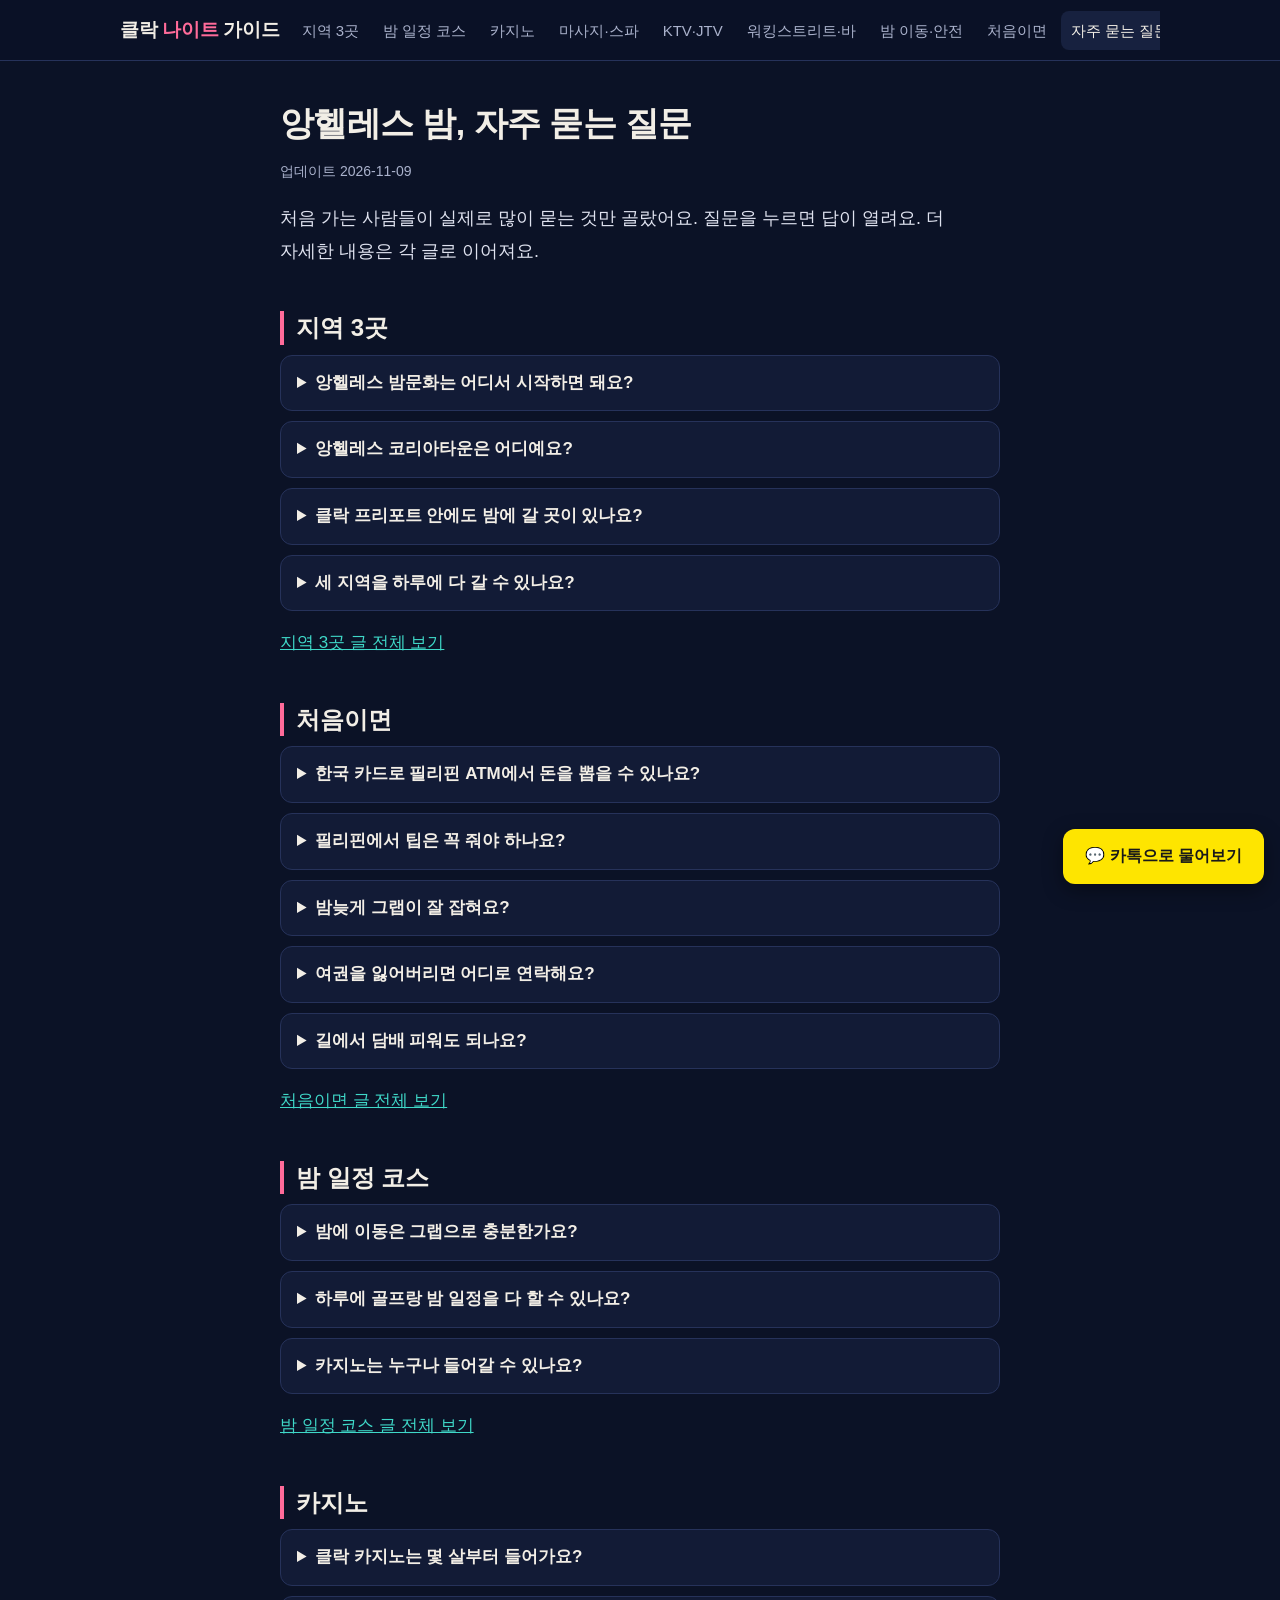
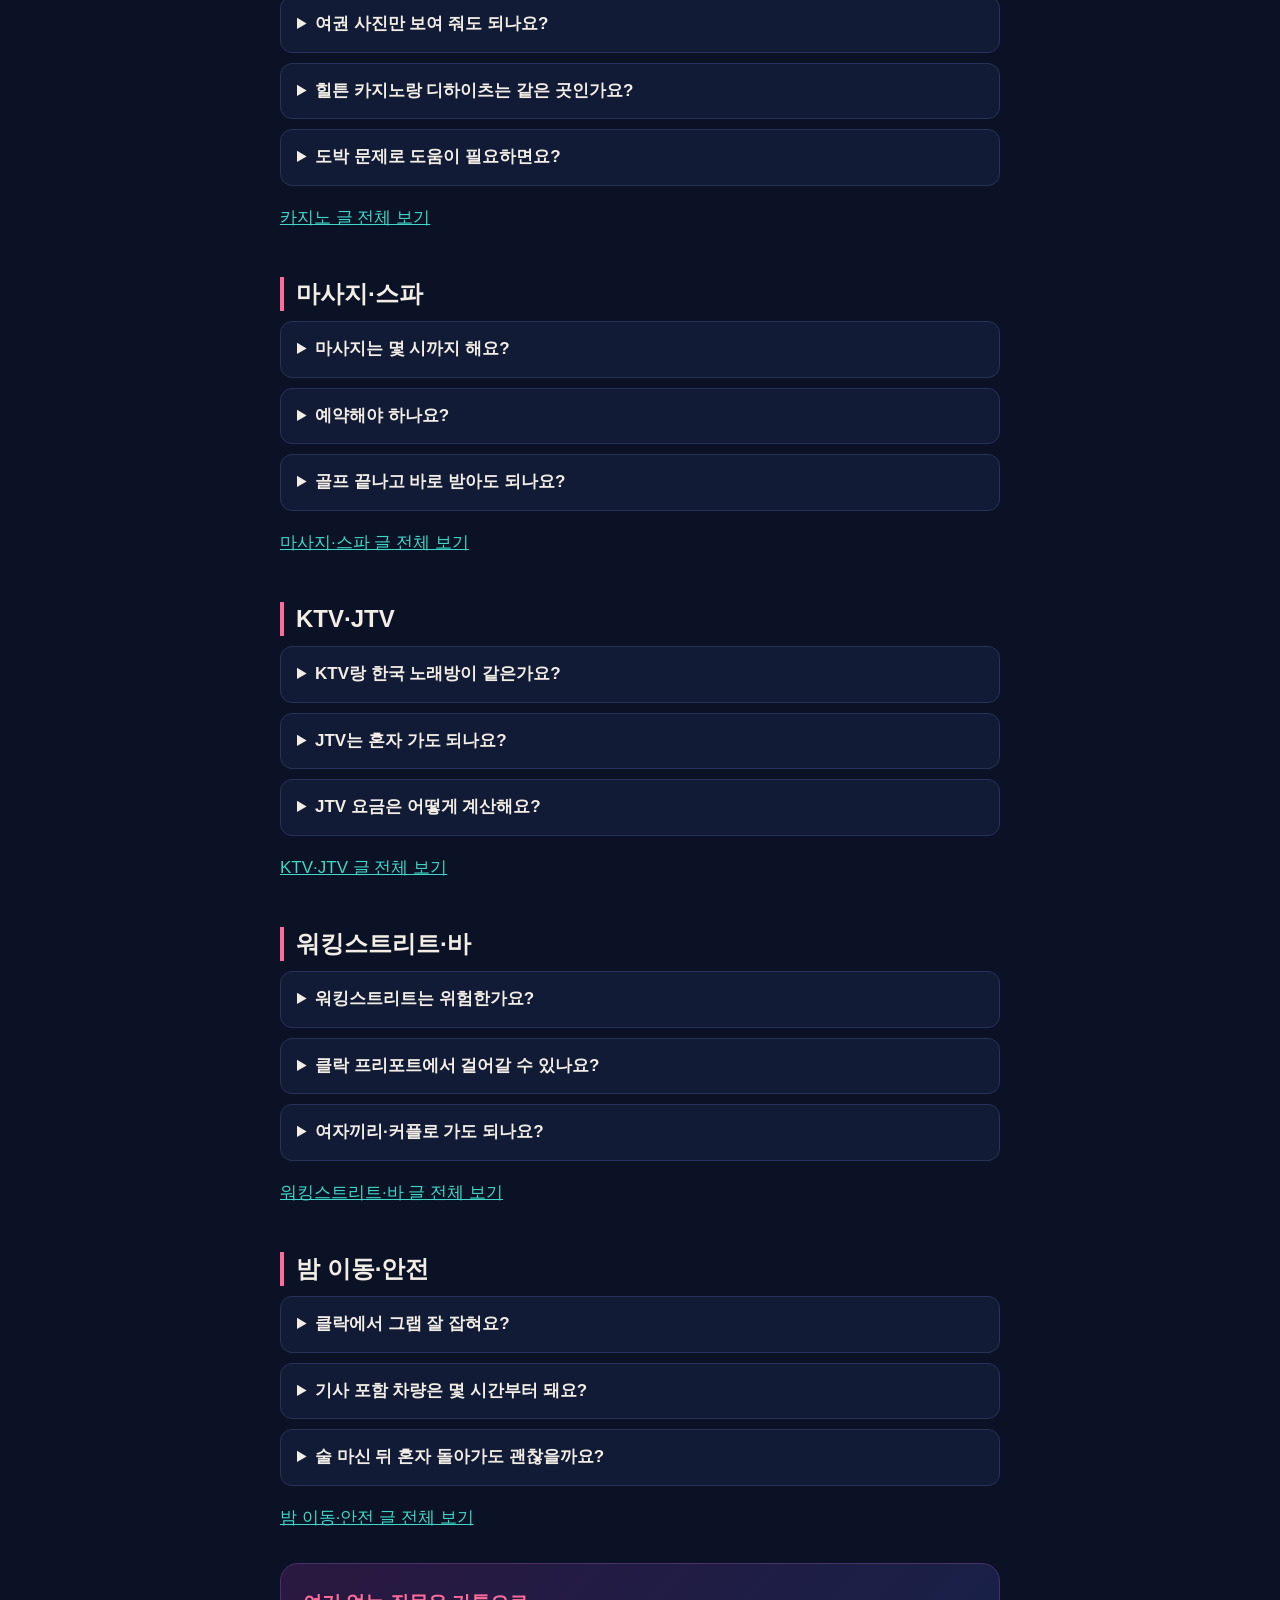
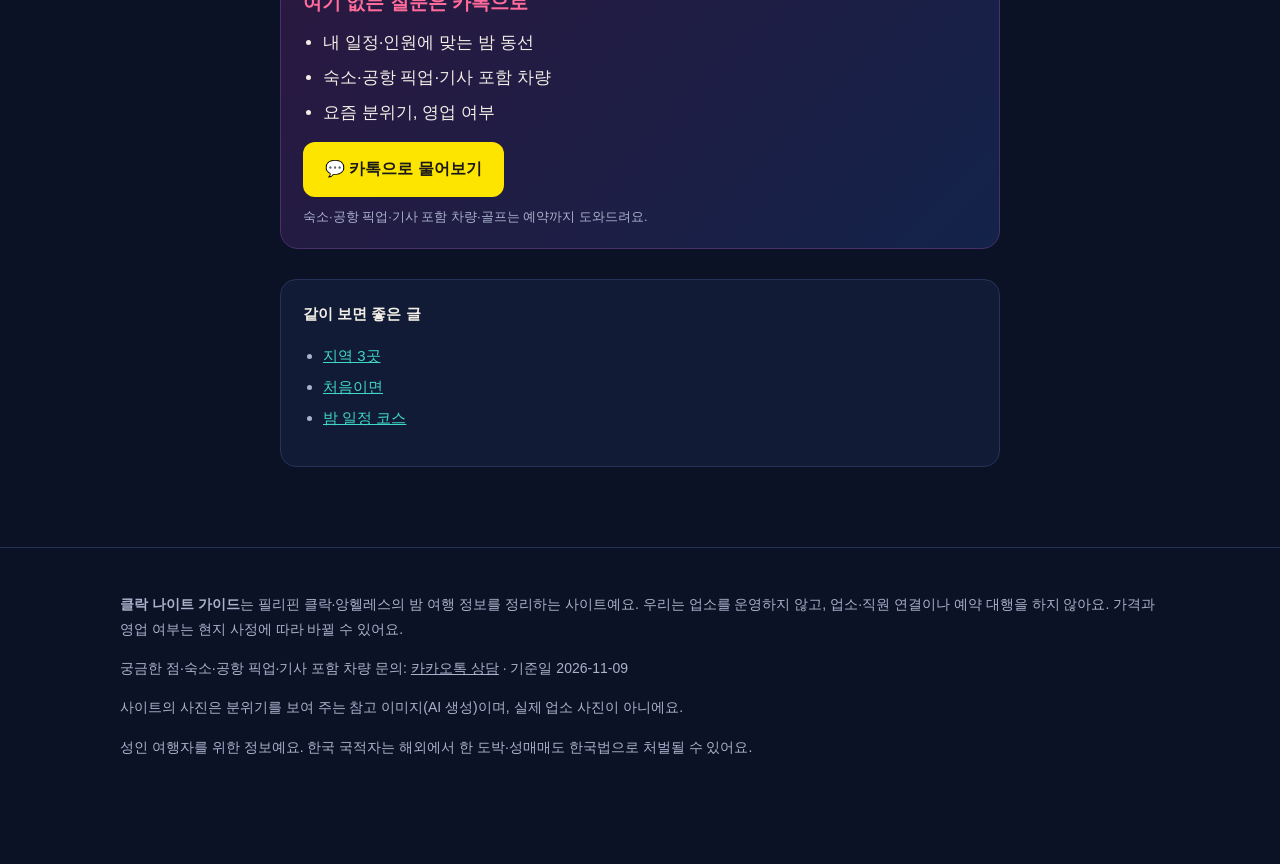
<file: faq/index.html>
<!doctype html>
<html lang="ko"><head>
<meta charset="utf-8"><meta name="viewport" content="width=device-width,initial-scale=1">
<title>앙헬레스·클락 밤문화 자주 묻는 질문 모음 (2026): 지역·카지노·KTV·이동·안전</title>
<meta name="description" content="앙헬레스·클락 밤 여행에서 많이 묻는 질문과 답. 어디서 시작하는지, 카지노 나이, KTV와 JTV 차이, 워킹스트리트 시간, 그랩·ATM·팁·긴급 연락처까지.">
<link rel="canonical" href="https://clarknight.com/faq/">
<meta property="og:type" content="website"><meta property="og:title" content="앙헬레스·클락 밤문화 자주 묻는 질문 모음 (2026): 지역·카지노·KTV·이동·안전"><meta property="og:description" content="앙헬레스·클락 밤 여행에서 많이 묻는 질문과 답. 어디서 시작하는지, 카지노 나이, KTV와 JTV 차이, 워킹스트리트 시간, 그랩·ATM·팁·긴급 연락처까지."><meta property="og:url" content="https://clarknight.com/faq/"><meta property="og:image" content="https://clarknight.com/assets/hero_street.jpg">
<link rel="stylesheet" href="../assets/style.css">
<link rel="icon" href="data:image/svg+xml,%3Csvg xmlns=%22http://www.w3.org/2000/svg%22 viewBox=%220 0 64 64%22%3E%3Crect width=%2264%22 height=%2264%22 rx=%2214%22 fill=%22%230b1226%22/%3E%3Ccircle cx=%2240%22 cy=%2224%22 r=%2212%22 fill=%22%23ff6b9a%22/%3E%3Ccircle cx=%2246%22 cy=%2220%22 r=%2210%22 fill=%22%230b1226%22/%3E%3C/svg%3E"><script async src="https://www.googletagmanager.com/gtag/js?id=G-FVWL85JRHG"></script><script>window.dataLayer=window.dataLayer||[];function gtag(){dataLayer.push(arguments)}gtag('js',new Date());gtag('config','G-FVWL85JRHG');document.addEventListener('click',function(e){var a=e.target.closest&&e.target.closest('a[href*="/go/"]');if(a)gtag('event','cn_kakao_click',{link_url:a.href,page_path:location.pathname});},true);</script><script type="application/ld+json">{"@context": "https://schema.org", "@graph": [{"@type": "WebPage", "name": "앙헬레스·클락 밤문화 자주 묻는 질문 모음 (2026): 지역·카지노·KTV·이동·안전", "description": "앙헬레스·클락 밤 여행에서 많이 묻는 질문과 답. 어디서 시작하는지, 카지노 나이, KTV와 JTV 차이, 워킹스트리트 시간, 그랩·ATM·팁·긴급 연락처까지.", "url": "https://clarknight.com/faq/", "inLanguage": "ko", "dateModified": "2026-11-09", "isPartOf": {"@type": "WebSite", "name": "클락 나이트 가이드", "url": "https://clarknight.com/"}}, {"@type": "BreadcrumbList", "itemListElement": [{"@type": "ListItem", "position": 1, "name": "클락 나이트 가이드", "item": "https://clarknight.com/"}, {"@type": "ListItem", "position": 2, "name": "자주 묻는 질문", "item": "https://clarknight.com/faq/"}]}]}</script>
<script type="application/ld+json">{"@context": "https://schema.org", "@type": "FAQPage", "mainEntity": [{"@type": "Question", "name": "앙헬레스 밤문화는 어디서 시작하면 돼요?", "acceptedAnswer": {"@type": "Answer", "text": "처음이면 코리아타운에서 한식으로 저녁을 먹고, 밤 9시 이후 워킹스트리트로 넘어가는 동선이 가장 무난해요."}}, {"@type": "Question", "name": "앙헬레스 코리아타운은 어디예요?", "acceptedAnswer": {"@type": "Answer", "text": "발리바고에서 이어지는 필암 프렌드십 하이웨이와 주변 골목이에요. 한식당, 고깃집, 카페, 한국식 KTV가 모여 있어요."}}, {"@type": "Question", "name": "클락 프리포트 안에도 밤에 갈 곳이 있나요?", "acceptedAnswer": {"@type": "Answer", "text": "있어요. 다만 대부분 카지노 호텔 안 식당·바라서 분위기는 조용한 편이에요."}}, {"@type": "Question", "name": "세 지역을 하루에 다 갈 수 있나요?", "acceptedAnswer": {"@type": "Answer", "text": "차로 10~20분씩이라 가능해요. 차량 한 대로 묶으면 기다리는 시간 없이 움직일 수 있어요."}}, {"@type": "Question", "name": "한국 카드로 필리핀 ATM에서 돈을 뽑을 수 있나요?", "acceptedAnswer": {"@type": "Answer", "text": "해외 인출이 되는 카드면 가능해요. BDO ATM 기준 1번에 ₱250 수수료가 붙고, 한국 카드사 수수료가 따로 붙을 수 있어요."}}, {"@type": "Question", "name": "필리핀에서 팁은 꼭 줘야 하나요?", "acceptedAnswer": {"@type": "Answer", "text": "의무는 아니에요. 계산서에 서비스 요금이 붙어 있으면 이미 직원 몫이 들어가 있어요."}}, {"@type": "Question", "name": "밤늦게 그랩이 잘 잡혀요?", "acceptedAnswer": {"@type": "Answer", "text": "밤 10시가 넘으면 기다리는 시간이 길어진다는 안내가 많아요. 새벽에 돌아온다면 차량을 미리 정해 두는 게 편해요."}}, {"@type": "Question", "name": "여권을 잃어버리면 어디로 연락해요?", "acceptedAnswer": {"@type": "Answer", "text": "주필리핀 대한민국대사관 긴급전화 +63-917-817-5703이나 외교부 영사콜센터 +82-2-3210-0404로 연락하세요."}}, {"@type": "Question", "name": "길에서 담배 피워도 되나요?", "acceptedAnswer": {"@type": "Answer", "text": "안 돼요. 필리핀은 공공장소 흡연이 금지돼 있어서 지정된 흡연 구역에서만 피울 수 있어요."}}, {"@type": "Question", "name": "밤에 이동은 그랩으로 충분한가요?", "acceptedAnswer": {"@type": "Answer", "text": "2명 이하에 짧은 거리라면 괜찮아요. 3명 이상이거나 밤늦게 돌아온다면 기사 포함 차량이 기다림 없이 편해요."}}, {"@type": "Question", "name": "하루에 골프랑 밤 일정을 다 할 수 있나요?", "acceptedAnswer": {"@type": "Answer", "text": "오전 티타임이면 충분해요. 오후에 쉬고 저녁부터 움직이면 무리 없어요."}}, {"@type": "Question", "name": "카지노는 누구나 들어갈 수 있나요?", "acceptedAnswer": {"@type": "Answer", "text": "만 21세 이상만 들어갈 수 있고 여권 원본을 챙겨야 해요. 한국 국적자는 해외 도박도 처벌될 수 있다는 점은 알아 두세요."}}, {"@type": "Question", "name": "클락 카지노는 몇 살부터 들어가요?", "acceptedAnswer": {"@type": "Answer", "text": "만 21세 이상이에요."}}, {"@type": "Question", "name": "여권 사진만 보여 줘도 되나요?", "acceptedAnswer": {"@type": "Answer", "text": "공식 기준을 찾지 못했어요(확인 필요). 원본을 가져가는 게 안전해요."}}, {"@type": "Question", "name": "힐튼 카지노랑 디하이츠는 같은 곳인가요?", "acceptedAnswer": {"@type": "Answer", "text": "호텔은 힐튼 클락 썬밸리, 카지노는 디하이츠예요. 같은 단지 안에서 걸어서 약 2분이에요."}}, {"@type": "Question", "name": "도박 문제로 도움이 필요하면요?", "acceptedAnswer": {"@type": "Answer", "text": "필리핀 PAGCOR 24시간 상담 (02) 8248-9568, 한국도박문제예방치유원 1336이 있어요."}}, {"@type": "Question", "name": "마사지는 몇 시까지 해요?", "acceptedAnswer": {"@type": "Answer", "text": "가게마다 달라요. 늦게까지 여는 곳도 있으니 원하는 시간을 알려 주시면 찾아 드려요."}}, {"@type": "Question", "name": "예약해야 하나요?", "acceptedAnswer": {"@type": "Answer", "text": "로컬 숍은 보통 바로 들어가도 되지만, 여럿이면 미리 말해 두는 게 좋아요. 호텔 스파는 예약하는 편이 안전해요."}}, {"@type": "Question", "name": "골프 끝나고 바로 받아도 되나요?", "acceptedAnswer": {"@type": "Answer", "text": "샤워하고 물 충분히 마신 뒤가 좋아요. 땀이 많이 난 날은 너무 센 마사지보다 부드러운 쪽을 추천해요."}}, {"@type": "Question", "name": "KTV랑 한국 노래방이 같은가요?", "acceptedAnswer": {"@type": "Answer", "text": "거의 비슷해요. 방을 시간으로 빌리고 노래하는 곳이에요. 다만 음식·음료 주문이 더 자연스러운 분위기예요."}}, {"@type": "Question", "name": "JTV는 혼자 가도 되나요?", "acceptedAnswer": {"@type": "Answer", "text": "혼자 가는 손님도 많아요. 대신 요금 구조를 미리 알고 가는 게 좋아요."}}, {"@type": "Question", "name": "JTV 요금은 어떻게 계산해요?", "acceptedAnswer": {"@type": "Answer", "text": "보통 세트 요금(정해진 시간) + 내가 마신 음료 + 직원 음료 + 서비스 요금이 합쳐져요. 들어가기 전에 세트 요금과 음료 가격을 먼저 물어보면 계산할 때 놀랄 일이 없어요."}}, {"@type": "Question", "name": "워킹스트리트는 위험한가요?", "acceptedAnswer": {"@type": "Answer", "text": "늘 사람이 많은 거리라 무법지대는 아니에요. 다만 소지품 관리와 과음은 조심해야 해요."}}, {"@type": "Question", "name": "클락 프리포트에서 걸어갈 수 있나요?", "acceptedAnswer": {"@type": "Answer", "text": "정문 쪽 호텔이면 가능하지만, 대부분은 차로 오가는 게 편하고 안전해요."}}, {"@type": "Question", "name": "여자끼리·커플로 가도 되나요?", "acceptedAnswer": {"@type": "Answer", "text": "라이브바·식당은 커플·외국인 여행자도 많이 가요. 가게 성격을 보고 들어가면 돼요."}}, {"@type": "Question", "name": "클락에서 그랩 잘 잡혀요?", "acceptedAnswer": {"@type": "Answer", "text": "낮에는 대체로 잘 잡히지만, 새벽이나 비 오는 날은 오래 기다릴 수 있어요."}}, {"@type": "Question", "name": "기사 포함 차량은 몇 시간부터 돼요?", "acceptedAnswer": {"@type": "Answer", "text": "일정에 따라 달라요. 날짜·인원·동선을 알려 주시면 맞춰서 안내해 드려요."}}, {"@type": "Question", "name": "술 마신 뒤 혼자 돌아가도 괜찮을까요?", "acceptedAnswer": {"@type": "Answer", "text": "가능하면 일행과 함께, 차량으로 숙소 앞까지 가세요."}}]}</script>
</head><body>
<header class="top"><div class="wrap"><a class="logo" href="../">클락 <b>나이트</b> 가이드</a><nav class="menu"><a href="../areas/">지역 3곳</a><a href="../night-course/">밤 일정 코스</a><a href="../casino/">카지노</a><a href="../massage/">마사지·스파</a><a href="../ktv-jtv/">KTV·JTV</a><a href="../walking-street/">워킹스트리트·바</a><a href="../night-move/">밤 이동·안전</a><a href="../first-night/">처음이면</a><a href="../faq/" class=on>자주 묻는 질문</a></nav></div></header>
<main><article>
<div class="head"><h1>앙헬레스 밤, 자주 묻는 질문</h1><p class="date">업데이트 2026-11-09</p></div>
<p class="lead">처음 가는 사람들이 실제로 많이 묻는 것만 골랐어요. 질문을 누르면 답이 열려요. 더 자세한 내용은 각 글로 이어져요.</p>
<h2>지역 3곳</h2><div class="faq"><details><summary>앙헬레스 밤문화는 어디서 시작하면 돼요?</summary><p>처음이면 코리아타운에서 한식으로 저녁을 먹고, 밤 9시 이후 워킹스트리트로 넘어가는 동선이 가장 무난해요.</p></details><details><summary>앙헬레스 코리아타운은 어디예요?</summary><p>발리바고에서 이어지는 필암 프렌드십 하이웨이와 주변 골목이에요. 한식당, 고깃집, 카페, 한국식 KTV가 모여 있어요.</p></details><details><summary>클락 프리포트 안에도 밤에 갈 곳이 있나요?</summary><p>있어요. 다만 대부분 카지노 호텔 안 식당·바라서 분위기는 조용한 편이에요.</p></details><details><summary>세 지역을 하루에 다 갈 수 있나요?</summary><p>차로 10~20분씩이라 가능해요. 차량 한 대로 묶으면 기다리는 시간 없이 움직일 수 있어요.</p></details></div><p><a href="../areas/">지역 3곳 글 전체 보기</a></p><h2>처음이면</h2><div class="faq"><details><summary>한국 카드로 필리핀 ATM에서 돈을 뽑을 수 있나요?</summary><p>해외 인출이 되는 카드면 가능해요. BDO ATM 기준 1번에 ₱250 수수료가 붙고, 한국 카드사 수수료가 따로 붙을 수 있어요.</p></details><details><summary>필리핀에서 팁은 꼭 줘야 하나요?</summary><p>의무는 아니에요. 계산서에 서비스 요금이 붙어 있으면 이미 직원 몫이 들어가 있어요.</p></details><details><summary>밤늦게 그랩이 잘 잡혀요?</summary><p>밤 10시가 넘으면 기다리는 시간이 길어진다는 안내가 많아요. 새벽에 돌아온다면 차량을 미리 정해 두는 게 편해요.</p></details><details><summary>여권을 잃어버리면 어디로 연락해요?</summary><p>주필리핀 대한민국대사관 긴급전화 +63-917-817-5703이나 외교부 영사콜센터 +82-2-3210-0404로 연락하세요.</p></details><details><summary>길에서 담배 피워도 되나요?</summary><p>안 돼요. 필리핀은 공공장소 흡연이 금지돼 있어서 지정된 흡연 구역에서만 피울 수 있어요.</p></details></div><p><a href="../first-night/">처음이면 글 전체 보기</a></p><h2>밤 일정 코스</h2><div class="faq"><details><summary>밤에 이동은 그랩으로 충분한가요?</summary><p>2명 이하에 짧은 거리라면 괜찮아요. 3명 이상이거나 밤늦게 돌아온다면 기사 포함 차량이 기다림 없이 편해요.</p></details><details><summary>하루에 골프랑 밤 일정을 다 할 수 있나요?</summary><p>오전 티타임이면 충분해요. 오후에 쉬고 저녁부터 움직이면 무리 없어요.</p></details><details><summary>카지노는 누구나 들어갈 수 있나요?</summary><p>만 21세 이상만 들어갈 수 있고 여권 원본을 챙겨야 해요. 한국 국적자는 해외 도박도 처벌될 수 있다는 점은 알아 두세요.</p></details></div><p><a href="../night-course/">밤 일정 코스 글 전체 보기</a></p><h2>카지노</h2><div class="faq"><details><summary>클락 카지노는 몇 살부터 들어가요?</summary><p>만 21세 이상이에요.</p></details><details><summary>여권 사진만 보여 줘도 되나요?</summary><p>공식 기준을 찾지 못했어요(확인 필요). 원본을 가져가는 게 안전해요.</p></details><details><summary>힐튼 카지노랑 디하이츠는 같은 곳인가요?</summary><p>호텔은 힐튼 클락 썬밸리, 카지노는 디하이츠예요. 같은 단지 안에서 걸어서 약 2분이에요.</p></details><details><summary>도박 문제로 도움이 필요하면요?</summary><p>필리핀 PAGCOR 24시간 상담 (02) 8248-9568, 한국도박문제예방치유원 1336이 있어요.</p></details></div><p><a href="../casino/">카지노 글 전체 보기</a></p><h2>마사지·스파</h2><div class="faq"><details><summary>마사지는 몇 시까지 해요?</summary><p>가게마다 달라요. 늦게까지 여는 곳도 있으니 원하는 시간을 알려 주시면 찾아 드려요.</p></details><details><summary>예약해야 하나요?</summary><p>로컬 숍은 보통 바로 들어가도 되지만, 여럿이면 미리 말해 두는 게 좋아요. 호텔 스파는 예약하는 편이 안전해요.</p></details><details><summary>골프 끝나고 바로 받아도 되나요?</summary><p>샤워하고 물 충분히 마신 뒤가 좋아요. 땀이 많이 난 날은 너무 센 마사지보다 부드러운 쪽을 추천해요.</p></details></div><p><a href="../massage/">마사지·스파 글 전체 보기</a></p><h2>KTV·JTV</h2><div class="faq"><details><summary>KTV랑 한국 노래방이 같은가요?</summary><p>거의 비슷해요. 방을 시간으로 빌리고 노래하는 곳이에요. 다만 음식·음료 주문이 더 자연스러운 분위기예요.</p></details><details><summary>JTV는 혼자 가도 되나요?</summary><p>혼자 가는 손님도 많아요. 대신 요금 구조를 미리 알고 가는 게 좋아요.</p></details><details><summary>JTV 요금은 어떻게 계산해요?</summary><p>보통 세트 요금(정해진 시간) + 내가 마신 음료 + 직원 음료 + 서비스 요금이 합쳐져요. 들어가기 전에 세트 요금과 음료 가격을 먼저 물어보면 계산할 때 놀랄 일이 없어요.</p></details></div><p><a href="../ktv-jtv/">KTV·JTV 글 전체 보기</a></p><h2>워킹스트리트·바</h2><div class="faq"><details><summary>워킹스트리트는 위험한가요?</summary><p>늘 사람이 많은 거리라 무법지대는 아니에요. 다만 소지품 관리와 과음은 조심해야 해요.</p></details><details><summary>클락 프리포트에서 걸어갈 수 있나요?</summary><p>정문 쪽 호텔이면 가능하지만, 대부분은 차로 오가는 게 편하고 안전해요.</p></details><details><summary>여자끼리·커플로 가도 되나요?</summary><p>라이브바·식당은 커플·외국인 여행자도 많이 가요. 가게 성격을 보고 들어가면 돼요.</p></details></div><p><a href="../walking-street/">워킹스트리트·바 글 전체 보기</a></p><h2>밤 이동·안전</h2><div class="faq"><details><summary>클락에서 그랩 잘 잡혀요?</summary><p>낮에는 대체로 잘 잡히지만, 새벽이나 비 오는 날은 오래 기다릴 수 있어요.</p></details><details><summary>기사 포함 차량은 몇 시간부터 돼요?</summary><p>일정에 따라 달라요. 날짜·인원·동선을 알려 주시면 맞춰서 안내해 드려요.</p></details><details><summary>술 마신 뒤 혼자 돌아가도 괜찮을까요?</summary><p>가능하면 일행과 함께, 차량으로 숙소 앞까지 가세요.</p></details></div><p><a href="../night-move/">밤 이동·안전 글 전체 보기</a></p><div class="tease"><h3>여기 없는 질문은 카톡으로</h3><ul><li>내 일정·인원에 맞는 밤 동선</li><li>숙소·공항 픽업·기사 포함 차량</li><li>요즘 분위기, 영업 여부</li></ul>
<a class="btn kakao" href="https://clarksideph.com/go/?f=cn-faq" rel="nofollow">💬 카톡으로 물어보기</a>
<small>숙소·공항 픽업·기사 포함 차량·골프는 예약까지 도와드려요.</small></div>
<div class="notice"><b>같이 보면 좋은 글</b><ul><li><a href="../areas/">지역 3곳</a></li><li><a href="../first-night/">처음이면</a></li><li><a href="../night-course/">밤 일정 코스</a></li></ul></div>
</article></main>
<footer><div class="wrap">
<p><b>클락 나이트 가이드</b>는 필리핀 클락·앙헬레스의 밤 여행 정보를 정리하는 사이트예요. 우리는 업소를 운영하지 않고, 업소·직원 연결이나 예약 대행을 하지 않아요. 가격과 영업 여부는 현지 사정에 따라 바뀔 수 있어요.</p>
<p>궁금한 점·숙소·공항 픽업·기사 포함 차량 문의: <a href="https://clarksideph.com/go/?f=cn-footer" rel="nofollow">카카오톡 상담</a> · 기준일 2026-11-09</p>
<p>사이트의 사진은 분위기를 보여 주는 참고 이미지(AI 생성)이며, 실제 업소 사진이 아니에요.</p>
<p>성인 여행자를 위한 정보예요. 한국 국적자는 해외에서 한 도박·성매매도 한국법으로 처벌될 수 있어요.</p>
</div></footer>
<a class="btn kakao float" href="https://clarksideph.com/go/?f=cn-float-faq" rel="nofollow">💬 카톡으로 물어보기</a>
</body></html>
</file>
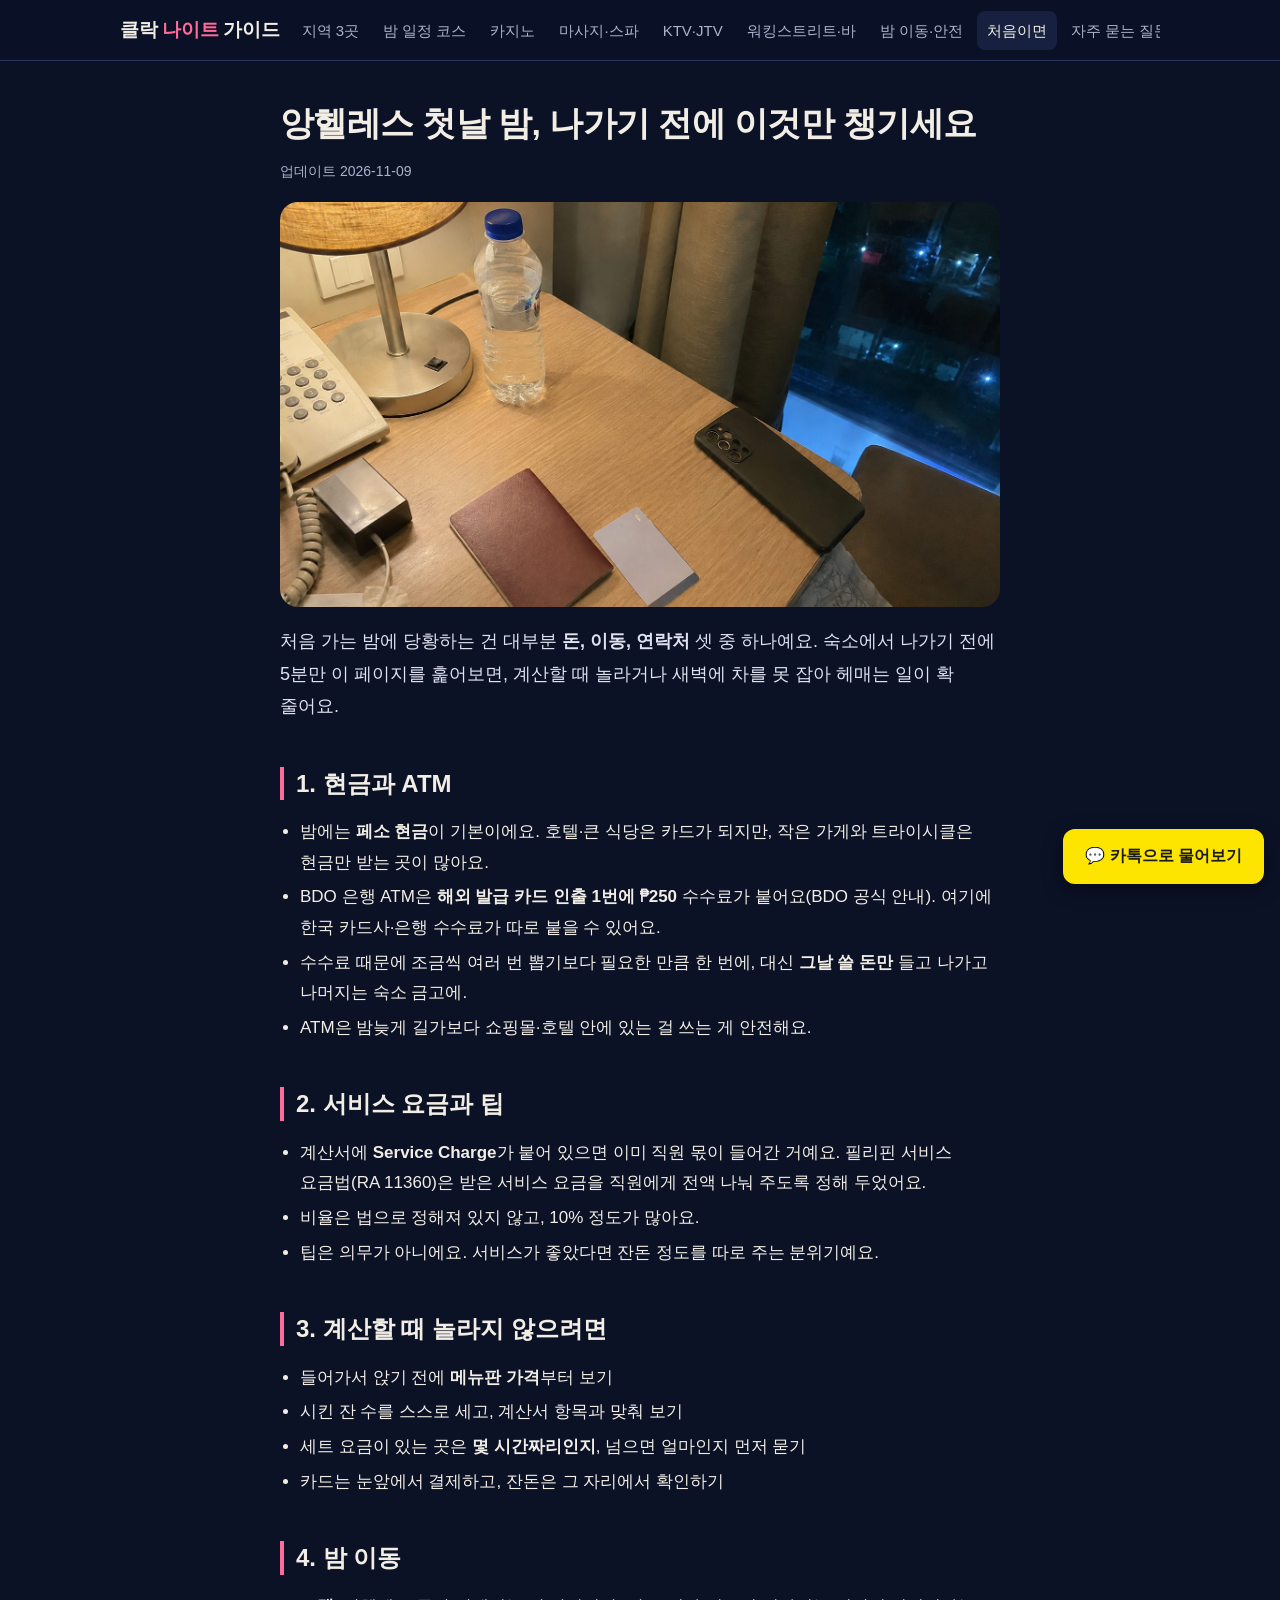
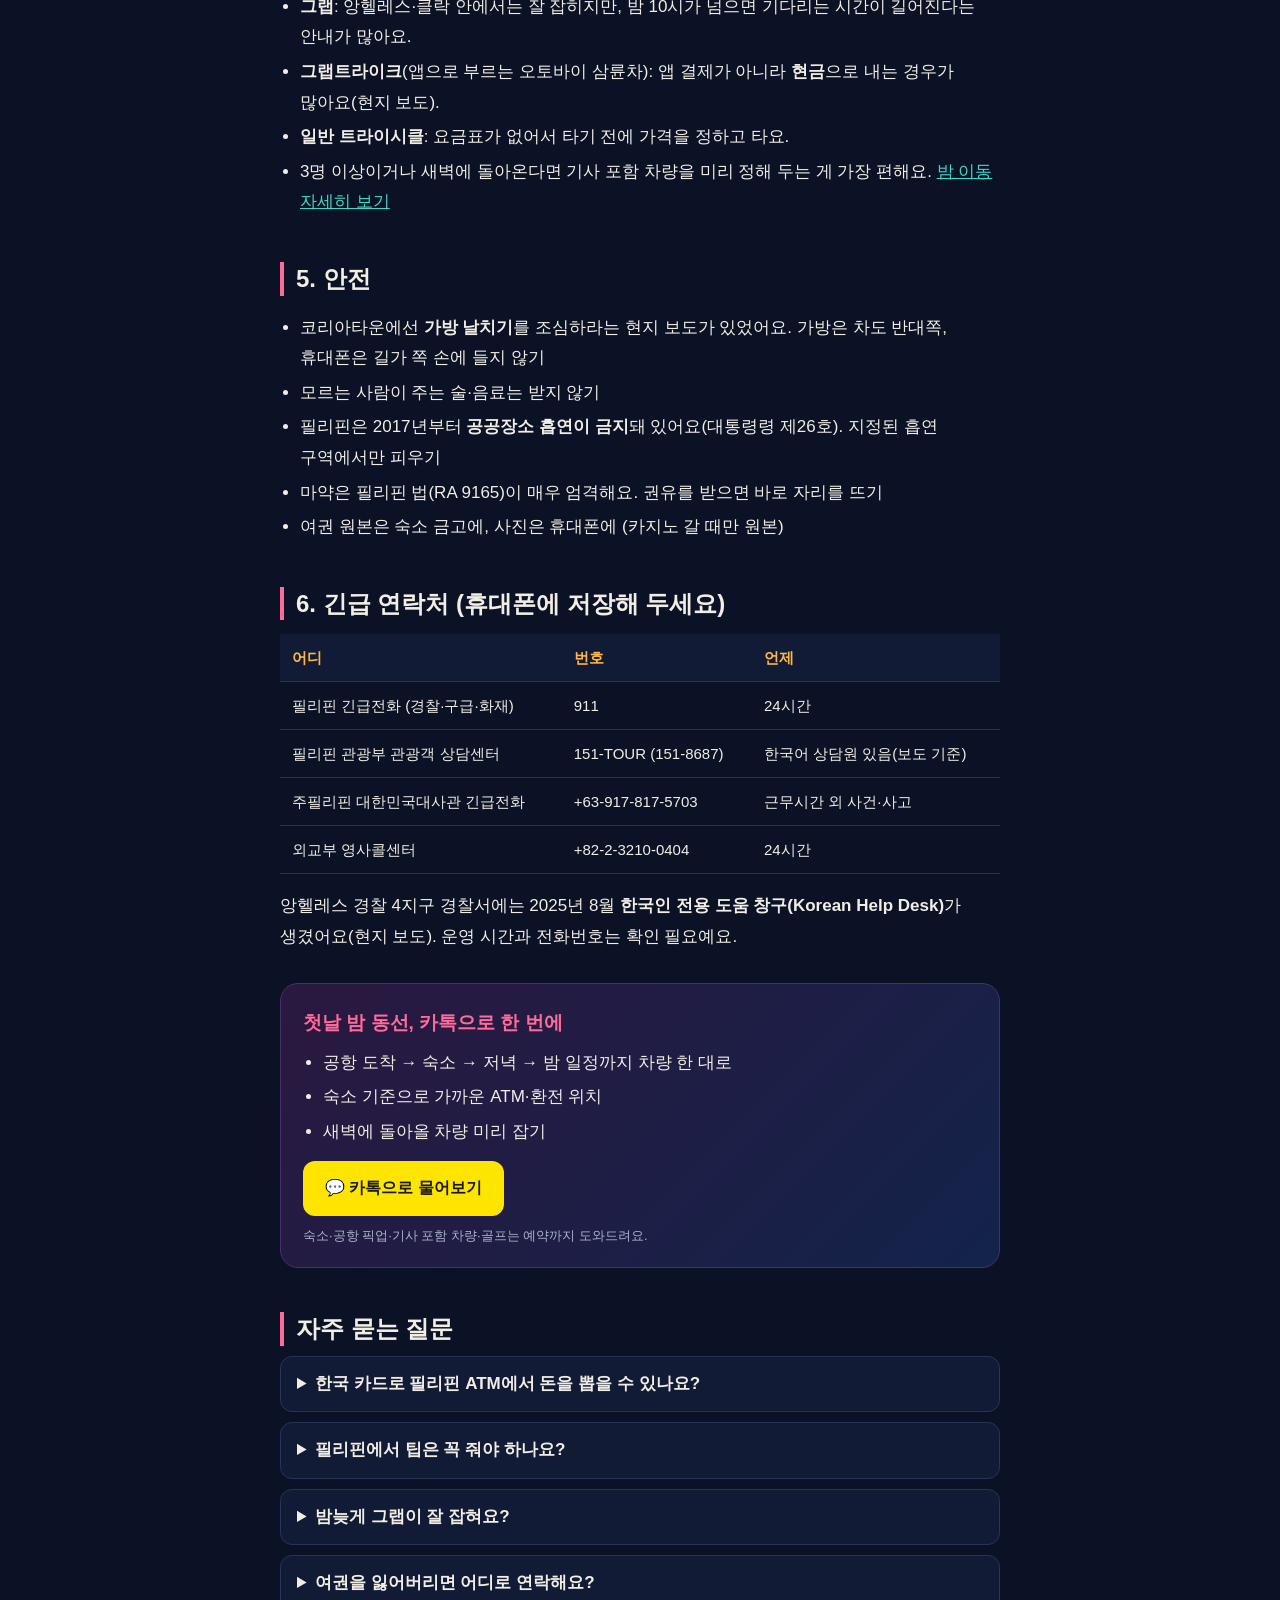
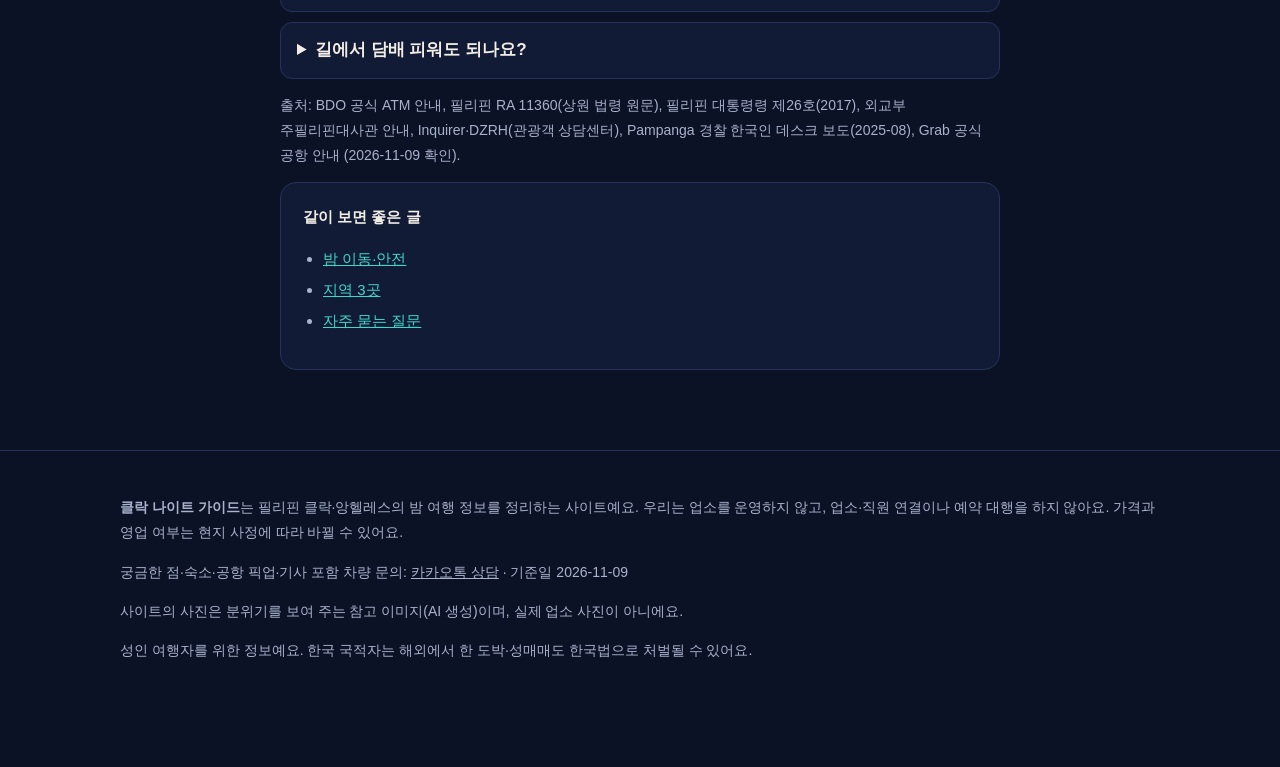
<file: first-night/index.html>
<!doctype html>
<html lang="ko"><head>
<meta charset="utf-8"><meta name="viewport" content="width=device-width,initial-scale=1">
<title>앙헬레스 밤 처음 가기 전 체크리스트: 현금·ATM·팁·이동·긴급 연락처 (2026)</title>
<meta name="description" content="앙헬레스·클락에서 첫날 밤 나가기 전에. 페소 현금과 ATM 수수료, 서비스 요금과 팁, 계산서 확인, 그랩·트라이시클, 날치기 주의, 911·관광객 상담·대사관 긴급 연락처까지.">
<link rel="canonical" href="https://clarknight.com/first-night/">
<meta property="og:type" content="website"><meta property="og:title" content="앙헬레스 밤 처음 가기 전 체크리스트: 현금·ATM·팁·이동·긴급 연락처 (2026)"><meta property="og:description" content="앙헬레스·클락에서 첫날 밤 나가기 전에. 페소 현금과 ATM 수수료, 서비스 요금과 팁, 계산서 확인, 그랩·트라이시클, 날치기 주의, 911·관광객 상담·대사관 긴급 연락처까지."><meta property="og:url" content="https://clarknight.com/first-night/"><meta property="og:image" content="https://clarknight.com/assets/first_night.jpg">
<link rel="stylesheet" href="../assets/style.css">
<link rel="icon" href="data:image/svg+xml,%3Csvg xmlns=%22http://www.w3.org/2000/svg%22 viewBox=%220 0 64 64%22%3E%3Crect width=%2264%22 height=%2264%22 rx=%2214%22 fill=%22%230b1226%22/%3E%3Ccircle cx=%2240%22 cy=%2224%22 r=%2212%22 fill=%22%23ff6b9a%22/%3E%3Ccircle cx=%2246%22 cy=%2220%22 r=%2210%22 fill=%22%230b1226%22/%3E%3C/svg%3E"><script async src="https://www.googletagmanager.com/gtag/js?id=G-FVWL85JRHG"></script><script>window.dataLayer=window.dataLayer||[];function gtag(){dataLayer.push(arguments)}gtag('js',new Date());gtag('config','G-FVWL85JRHG');document.addEventListener('click',function(e){var a=e.target.closest&&e.target.closest('a[href*="/go/"]');if(a)gtag('event','cn_kakao_click',{link_url:a.href,page_path:location.pathname});},true);</script><script type="application/ld+json">{"@context": "https://schema.org", "@graph": [{"@type": "WebPage", "name": "앙헬레스 밤 처음 가기 전 체크리스트: 현금·ATM·팁·이동·긴급 연락처 (2026)", "description": "앙헬레스·클락에서 첫날 밤 나가기 전에. 페소 현금과 ATM 수수료, 서비스 요금과 팁, 계산서 확인, 그랩·트라이시클, 날치기 주의, 911·관광객 상담·대사관 긴급 연락처까지.", "url": "https://clarknight.com/first-night/", "inLanguage": "ko", "dateModified": "2026-11-09", "isPartOf": {"@type": "WebSite", "name": "클락 나이트 가이드", "url": "https://clarknight.com/"}}, {"@type": "BreadcrumbList", "itemListElement": [{"@type": "ListItem", "position": 1, "name": "클락 나이트 가이드", "item": "https://clarknight.com/"}, {"@type": "ListItem", "position": 2, "name": "처음이면", "item": "https://clarknight.com/first-night/"}]}]}</script>
<script type="application/ld+json">{"@context": "https://schema.org", "@type": "FAQPage", "mainEntity": [{"@type": "Question", "name": "한국 카드로 필리핀 ATM에서 돈을 뽑을 수 있나요?", "acceptedAnswer": {"@type": "Answer", "text": "해외 인출이 되는 카드면 가능해요. BDO ATM 기준 1번에 ₱250 수수료가 붙고, 한국 카드사 수수료가 따로 붙을 수 있어요."}}, {"@type": "Question", "name": "필리핀에서 팁은 꼭 줘야 하나요?", "acceptedAnswer": {"@type": "Answer", "text": "의무는 아니에요. 계산서에 서비스 요금이 붙어 있으면 이미 직원 몫이 들어가 있어요."}}, {"@type": "Question", "name": "밤늦게 그랩이 잘 잡혀요?", "acceptedAnswer": {"@type": "Answer", "text": "밤 10시가 넘으면 기다리는 시간이 길어진다는 안내가 많아요. 새벽에 돌아온다면 차량을 미리 정해 두는 게 편해요."}}, {"@type": "Question", "name": "여권을 잃어버리면 어디로 연락해요?", "acceptedAnswer": {"@type": "Answer", "text": "주필리핀 대한민국대사관 긴급전화 +63-917-817-5703이나 외교부 영사콜센터 +82-2-3210-0404로 연락하세요."}}, {"@type": "Question", "name": "길에서 담배 피워도 되나요?", "acceptedAnswer": {"@type": "Answer", "text": "안 돼요. 필리핀은 공공장소 흡연이 금지돼 있어서 지정된 흡연 구역에서만 피울 수 있어요."}}]}</script>
</head><body>
<header class="top"><div class="wrap"><a class="logo" href="../">클락 <b>나이트</b> 가이드</a><nav class="menu"><a href="../areas/">지역 3곳</a><a href="../night-course/">밤 일정 코스</a><a href="../casino/">카지노</a><a href="../massage/">마사지·스파</a><a href="../ktv-jtv/">KTV·JTV</a><a href="../walking-street/">워킹스트리트·바</a><a href="../night-move/">밤 이동·안전</a><a href="../first-night/" class=on>처음이면</a><a href="../faq/">자주 묻는 질문</a></nav></div></header>
<main><article>
<div class="head"><h1>앙헬레스 첫날 밤, 나가기 전에 이것만 챙기세요</h1><p class="date">업데이트 2026-11-09</p><img src="../assets/first_night.jpg" alt="앙헬레스 첫날 밤, 나가기 전에 이것만 챙기세요"></div>
<p class="lead">처음 가는 밤에 당황하는 건 대부분 <b>돈, 이동, 연락처</b> 셋 중 하나예요. 숙소에서 나가기 전에 5분만 이 페이지를 훑어보면, 계산할 때 놀라거나 새벽에 차를 못 잡아 헤매는 일이 확 줄어요.</p>

<h2>1. 현금과 ATM</h2>
<ul><li>밤에는 <b>페소 현금</b>이 기본이에요. 호텔·큰 식당은 카드가 되지만, 작은 가게와 트라이시클은 현금만 받는 곳이 많아요.</li>
<li>BDO 은행 ATM은 <b>해외 발급 카드 인출 1번에 ₱250</b> 수수료가 붙어요(BDO 공식 안내). 여기에 한국 카드사·은행 수수료가 따로 붙을 수 있어요.</li>
<li>수수료 때문에 조금씩 여러 번 뽑기보다 필요한 만큼 한 번에, 대신 <b>그날 쓸 돈만</b> 들고 나가고 나머지는 숙소 금고에.</li>
<li>ATM은 밤늦게 길가보다 쇼핑몰·호텔 안에 있는 걸 쓰는 게 안전해요.</li></ul>

<h2>2. 서비스 요금과 팁</h2>
<ul><li>계산서에 <b>Service Charge</b>가 붙어 있으면 이미 직원 몫이 들어간 거예요. 필리핀 서비스 요금법(RA 11360)은 받은 서비스 요금을 직원에게 전액 나눠 주도록 정해 두었어요.</li>
<li>비율은 법으로 정해져 있지 않고, 10% 정도가 많아요.</li>
<li>팁은 의무가 아니에요. 서비스가 좋았다면 잔돈 정도를 따로 주는 분위기예요.</li></ul>

<h2>3. 계산할 때 놀라지 않으려면</h2>
<ul><li>들어가서 앉기 전에 <b>메뉴판 가격</b>부터 보기</li>
<li>시킨 잔 수를 스스로 세고, 계산서 항목과 맞춰 보기</li>
<li>세트 요금이 있는 곳은 <b>몇 시간짜리인지</b>, 넘으면 얼마인지 먼저 묻기</li>
<li>카드는 눈앞에서 결제하고, 잔돈은 그 자리에서 확인하기</li></ul>

<h2>4. 밤 이동</h2>
<ul><li><b>그랩</b>: 앙헬레스·클락 안에서는 잘 잡히지만, 밤 10시가 넘으면 기다리는 시간이 길어진다는 안내가 많아요.</li>
<li><b>그랩트라이크</b>(앱으로 부르는 오토바이 삼륜차): 앱 결제가 아니라 <b>현금</b>으로 내는 경우가 많아요(현지 보도).</li>
<li><b>일반 트라이시클</b>: 요금표가 없어서 타기 전에 가격을 정하고 타요.</li>
<li>3명 이상이거나 새벽에 돌아온다면 기사 포함 차량을 미리 정해 두는 게 가장 편해요. <a href="../night-move/">밤 이동 자세히 보기</a></li></ul>

<h2>5. 안전</h2>
<ul><li>코리아타운에선 <b>가방 날치기</b>를 조심하라는 현지 보도가 있었어요. 가방은 차도 반대쪽, 휴대폰은 길가 쪽 손에 들지 않기</li>
<li>모르는 사람이 주는 술·음료는 받지 않기</li>
<li>필리핀은 2017년부터 <b>공공장소 흡연이 금지</b>돼 있어요(대통령령 제26호). 지정된 흡연 구역에서만 피우기</li>
<li>마약은 필리핀 법(RA 9165)이 매우 엄격해요. 권유를 받으면 바로 자리를 뜨기</li>
<li>여권 원본은 숙소 금고에, 사진은 휴대폰에 (카지노 갈 때만 원본)</li></ul>

<h2>6. 긴급 연락처 (휴대폰에 저장해 두세요)</h2>
<div class="tbl"><table><tr><th>어디</th><th>번호</th><th>언제</th></tr>
<tr><td>필리핀 긴급전화 (경찰·구급·화재)</td><td>911</td><td>24시간</td></tr>
<tr><td>필리핀 관광부 관광객 상담센터</td><td>151-TOUR (151-8687)</td><td>한국어 상담원 있음(보도 기준)</td></tr>
<tr><td>주필리핀 대한민국대사관 긴급전화</td><td>+63-917-817-5703</td><td>근무시간 외 사건·사고</td></tr>
<tr><td>외교부 영사콜센터</td><td>+82-2-3210-0404</td><td>24시간</td></tr>
</table></div>
<p>앙헬레스 경찰 4지구 경찰서에는 2025년 8월 <b>한국인 전용 도움 창구(Korean Help Desk)</b>가 생겼어요(현지 보도). 운영 시간과 전화번호는 확인 필요예요.</p>
<div class="tease"><h3>첫날 밤 동선, 카톡으로 한 번에</h3><ul><li>공항 도착 → 숙소 → 저녁 → 밤 일정까지 차량 한 대로</li><li>숙소 기준으로 가까운 ATM·환전 위치</li><li>새벽에 돌아올 차량 미리 잡기</li></ul>
<a class="btn kakao" href="https://clarksideph.com/go/?f=cn-first-night" rel="nofollow">💬 카톡으로 물어보기</a>
<small>숙소·공항 픽업·기사 포함 차량·골프는 예약까지 도와드려요.</small></div>
<h2>자주 묻는 질문</h2>
<div class="faq"><details><summary>한국 카드로 필리핀 ATM에서 돈을 뽑을 수 있나요?</summary><p>해외 인출이 되는 카드면 가능해요. BDO ATM 기준 1번에 ₱250 수수료가 붙고, 한국 카드사 수수료가 따로 붙을 수 있어요.</p></details><details><summary>필리핀에서 팁은 꼭 줘야 하나요?</summary><p>의무는 아니에요. 계산서에 서비스 요금이 붙어 있으면 이미 직원 몫이 들어가 있어요.</p></details><details><summary>밤늦게 그랩이 잘 잡혀요?</summary><p>밤 10시가 넘으면 기다리는 시간이 길어진다는 안내가 많아요. 새벽에 돌아온다면 차량을 미리 정해 두는 게 편해요.</p></details><details><summary>여권을 잃어버리면 어디로 연락해요?</summary><p>주필리핀 대한민국대사관 긴급전화 +63-917-817-5703이나 외교부 영사콜센터 +82-2-3210-0404로 연락하세요.</p></details><details><summary>길에서 담배 피워도 되나요?</summary><p>안 돼요. 필리핀은 공공장소 흡연이 금지돼 있어서 지정된 흡연 구역에서만 피울 수 있어요.</p></details></div>
<p class="date">출처: BDO 공식 ATM 안내, 필리핀 RA 11360(상원 법령 원문), 필리핀 대통령령 제26호(2017), 외교부 주필리핀대사관 안내, Inquirer·DZRH(관광객 상담센터), Pampanga 경찰 한국인 데스크 보도(2025-08), Grab 공식 공항 안내 (2026-11-09 확인).</p>
<div class="notice"><b>같이 보면 좋은 글</b><ul><li><a href="../night-move/">밤 이동·안전</a></li><li><a href="../areas/">지역 3곳</a></li><li><a href="../faq/">자주 묻는 질문</a></li></ul></div>
</article></main>
<footer><div class="wrap">
<p><b>클락 나이트 가이드</b>는 필리핀 클락·앙헬레스의 밤 여행 정보를 정리하는 사이트예요. 우리는 업소를 운영하지 않고, 업소·직원 연결이나 예약 대행을 하지 않아요. 가격과 영업 여부는 현지 사정에 따라 바뀔 수 있어요.</p>
<p>궁금한 점·숙소·공항 픽업·기사 포함 차량 문의: <a href="https://clarksideph.com/go/?f=cn-footer" rel="nofollow">카카오톡 상담</a> · 기준일 2026-11-09</p>
<p>사이트의 사진은 분위기를 보여 주는 참고 이미지(AI 생성)이며, 실제 업소 사진이 아니에요.</p>
<p>성인 여행자를 위한 정보예요. 한국 국적자는 해외에서 한 도박·성매매도 한국법으로 처벌될 수 있어요.</p>
</div></footer>
<a class="btn kakao float" href="https://clarksideph.com/go/?f=cn-float-first-night" rel="nofollow">💬 카톡으로 물어보기</a>
</body></html>
</file>
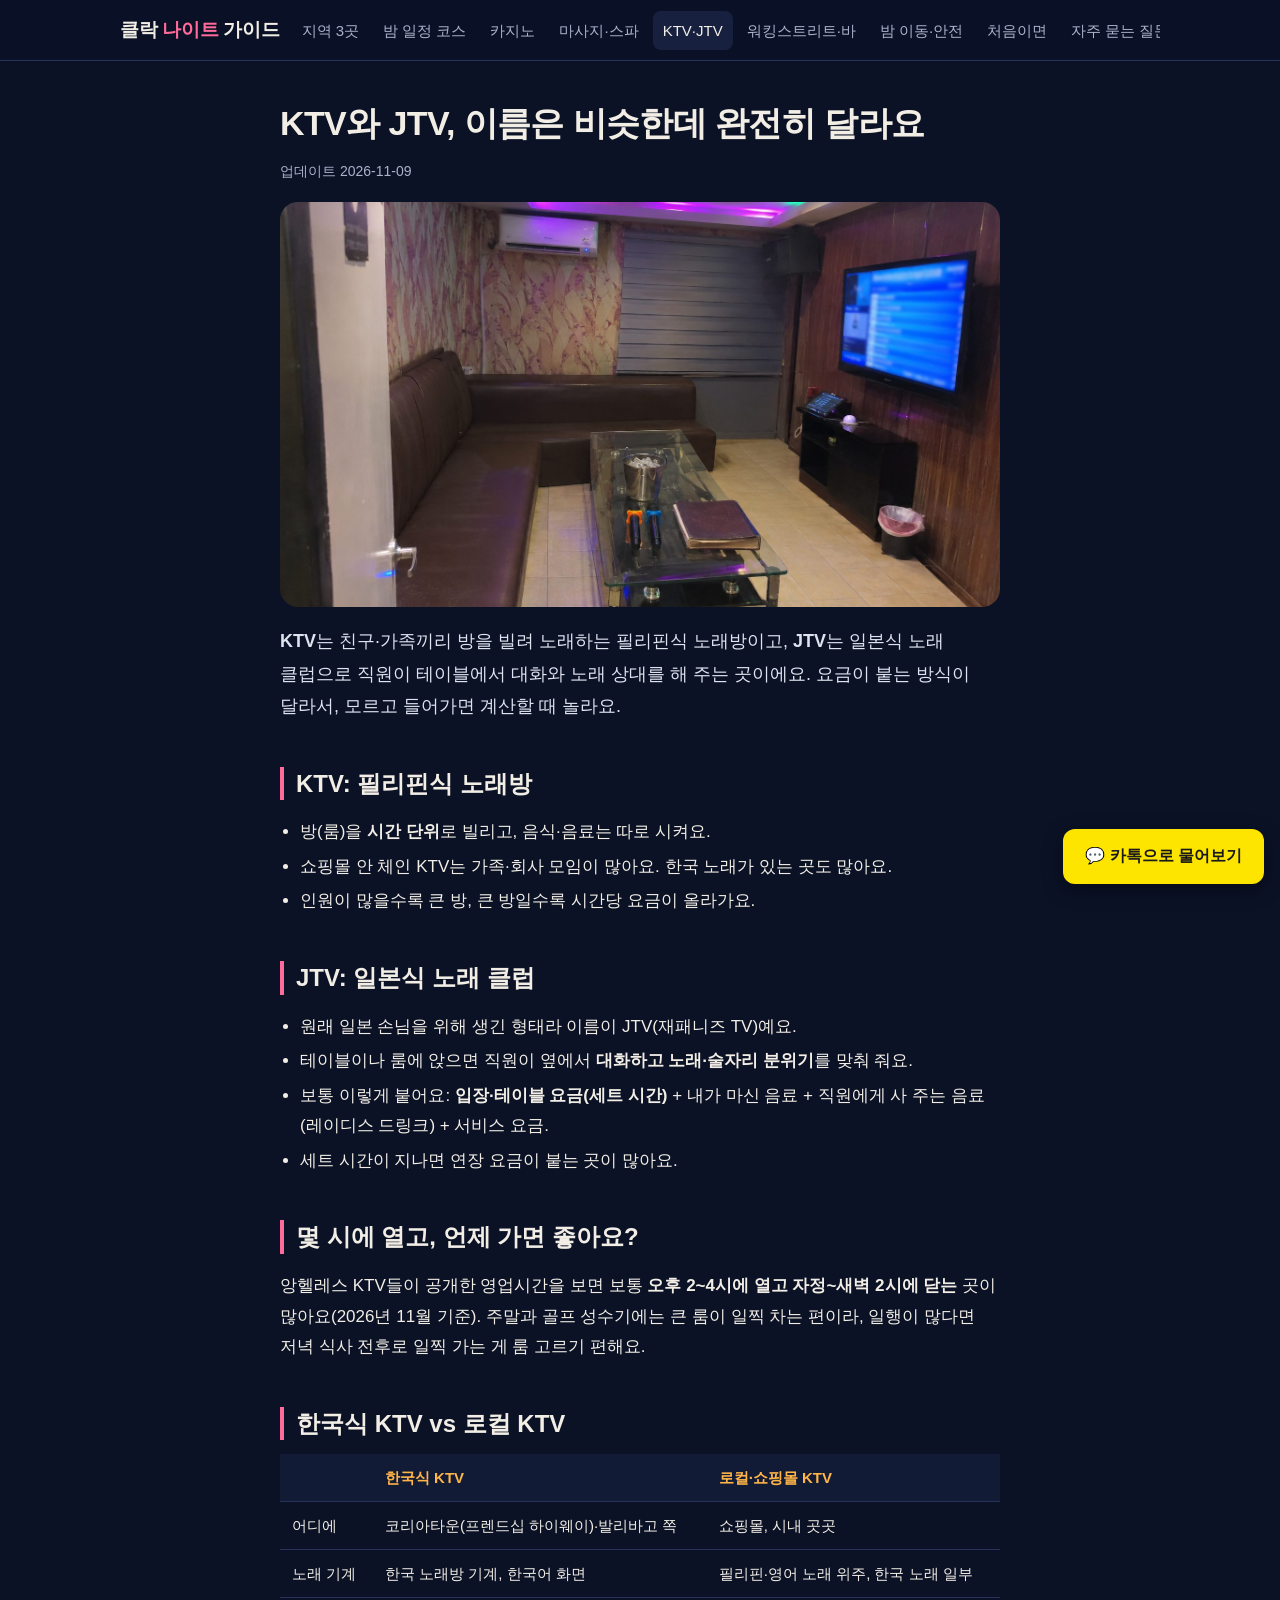
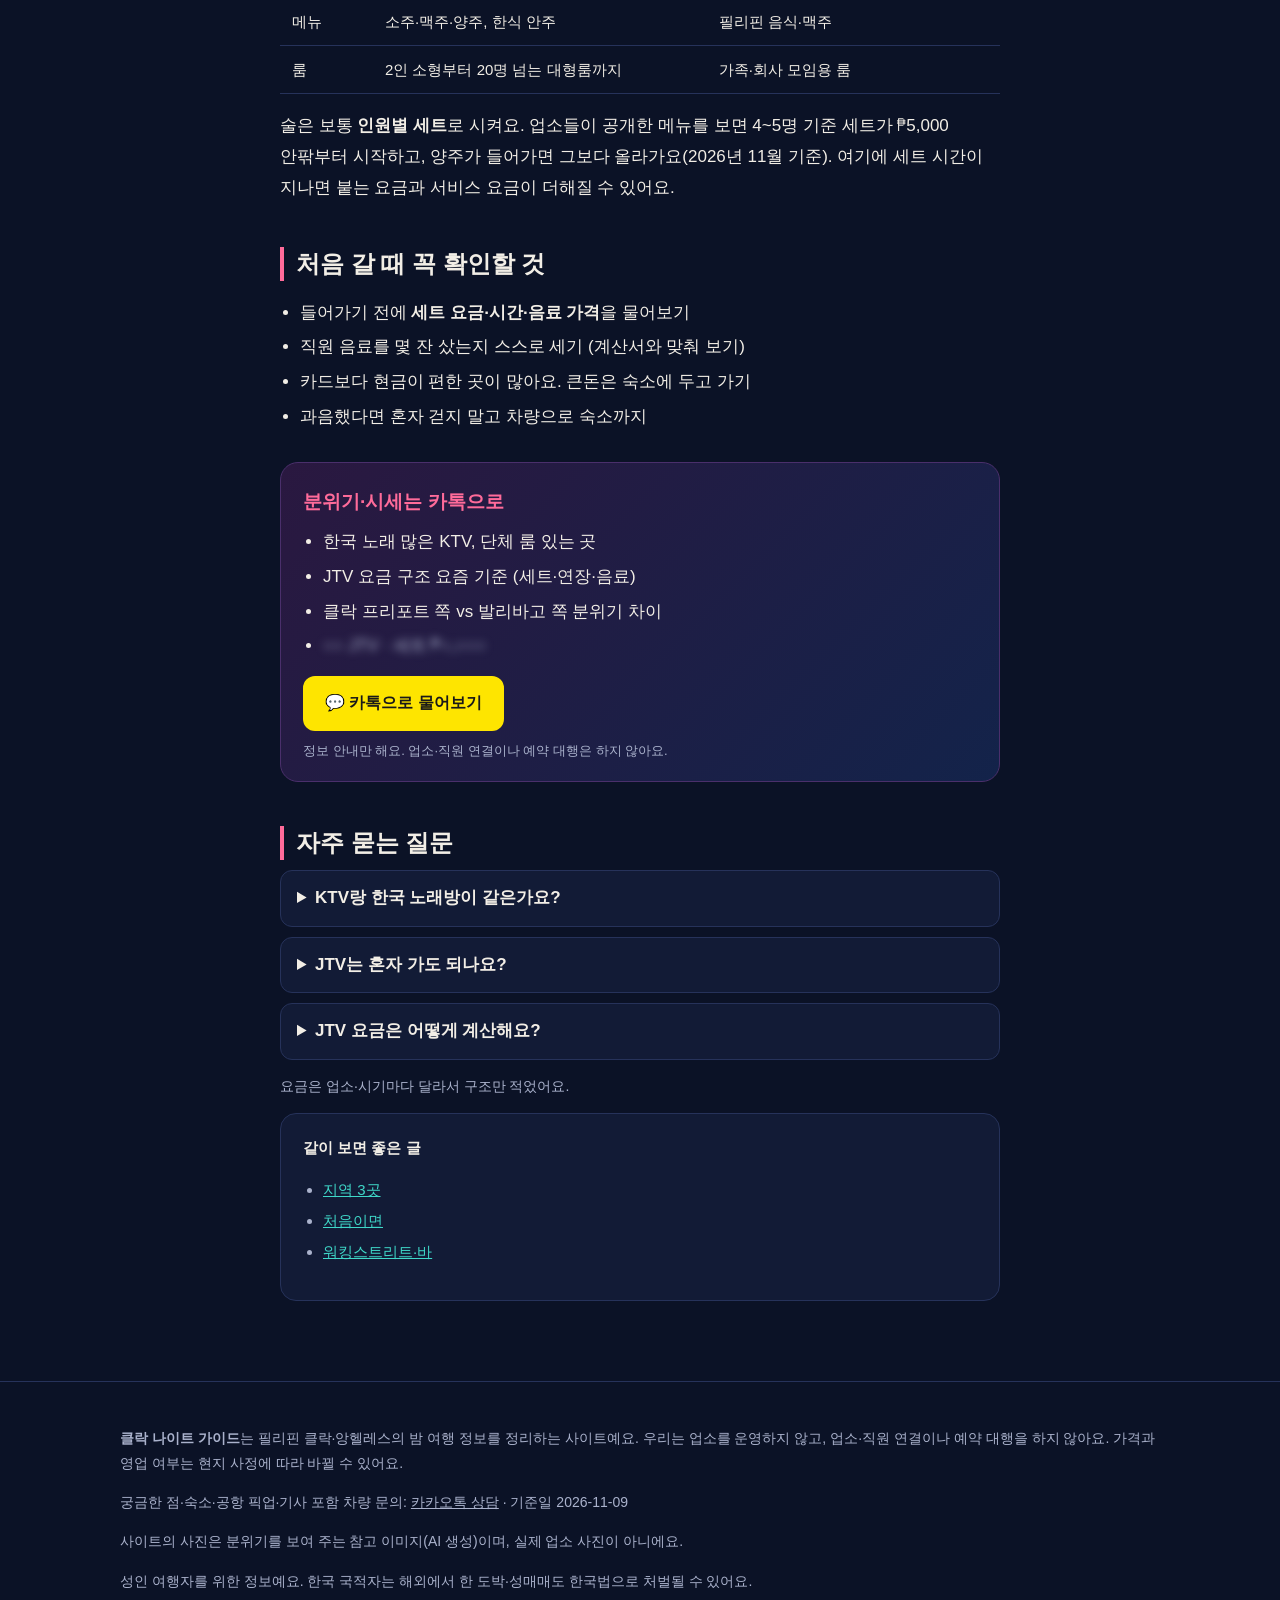
<file: ktv-jtv/index.html>
<!doctype html>
<html lang="ko"><head>
<meta charset="utf-8"><meta name="viewport" content="width=device-width,initial-scale=1">
<title>앙헬레스 KTV vs JTV 차이: 요금 구조와 들어가기 전 확인할 것</title>
<meta name="description" content="KTV는 필리핀식 노래방, JTV는 일본식 노래 클럽이에요. 둘의 차이, 요금이 붙는 방식, 처음 갈 때 확인할 것을 정리했어요.">
<link rel="canonical" href="https://clarknight.com/ktv-jtv/">
<meta property="og:type" content="website"><meta property="og:title" content="앙헬레스 KTV vs JTV 차이: 요금 구조와 들어가기 전 확인할 것"><meta property="og:description" content="KTV는 필리핀식 노래방, JTV는 일본식 노래 클럽이에요. 둘의 차이, 요금이 붙는 방식, 처음 갈 때 확인할 것을 정리했어요."><meta property="og:url" content="https://clarknight.com/ktv-jtv/"><meta property="og:image" content="https://clarknight.com/assets/ktv.jpg">
<link rel="stylesheet" href="../assets/style.css">
<link rel="icon" href="data:image/svg+xml,%3Csvg xmlns=%22http://www.w3.org/2000/svg%22 viewBox=%220 0 64 64%22%3E%3Crect width=%2264%22 height=%2264%22 rx=%2214%22 fill=%22%230b1226%22/%3E%3Ccircle cx=%2240%22 cy=%2224%22 r=%2212%22 fill=%22%23ff6b9a%22/%3E%3Ccircle cx=%2246%22 cy=%2220%22 r=%2210%22 fill=%22%230b1226%22/%3E%3C/svg%3E"><script async src="https://www.googletagmanager.com/gtag/js?id=G-FVWL85JRHG"></script><script>window.dataLayer=window.dataLayer||[];function gtag(){dataLayer.push(arguments)}gtag('js',new Date());gtag('config','G-FVWL85JRHG');document.addEventListener('click',function(e){var a=e.target.closest&&e.target.closest('a[href*="/go/"]');if(a)gtag('event','cn_kakao_click',{link_url:a.href,page_path:location.pathname});},true);</script><script type="application/ld+json">{"@context": "https://schema.org", "@graph": [{"@type": "WebPage", "name": "앙헬레스 KTV vs JTV 차이: 요금 구조와 들어가기 전 확인할 것", "description": "KTV는 필리핀식 노래방, JTV는 일본식 노래 클럽이에요. 둘의 차이, 요금이 붙는 방식, 처음 갈 때 확인할 것을 정리했어요.", "url": "https://clarknight.com/ktv-jtv/", "inLanguage": "ko", "dateModified": "2026-11-09", "isPartOf": {"@type": "WebSite", "name": "클락 나이트 가이드", "url": "https://clarknight.com/"}}, {"@type": "BreadcrumbList", "itemListElement": [{"@type": "ListItem", "position": 1, "name": "클락 나이트 가이드", "item": "https://clarknight.com/"}, {"@type": "ListItem", "position": 2, "name": "KTV·JTV", "item": "https://clarknight.com/ktv-jtv/"}]}]}</script>
<script type="application/ld+json">{"@context": "https://schema.org", "@type": "FAQPage", "mainEntity": [{"@type": "Question", "name": "KTV랑 한국 노래방이 같은가요?", "acceptedAnswer": {"@type": "Answer", "text": "거의 비슷해요. 방을 시간으로 빌리고 노래하는 곳이에요. 다만 음식·음료 주문이 더 자연스러운 분위기예요."}}, {"@type": "Question", "name": "JTV는 혼자 가도 되나요?", "acceptedAnswer": {"@type": "Answer", "text": "혼자 가는 손님도 많아요. 대신 요금 구조를 미리 알고 가는 게 좋아요."}}, {"@type": "Question", "name": "JTV 요금은 어떻게 계산해요?", "acceptedAnswer": {"@type": "Answer", "text": "보통 세트 요금(정해진 시간) + 내가 마신 음료 + 직원 음료 + 서비스 요금이 합쳐져요. 들어가기 전에 세트 요금과 음료 가격을 먼저 물어보면 계산할 때 놀랄 일이 없어요."}}]}</script>
</head><body>
<header class="top"><div class="wrap"><a class="logo" href="../">클락 <b>나이트</b> 가이드</a><nav class="menu"><a href="../areas/">지역 3곳</a><a href="../night-course/">밤 일정 코스</a><a href="../casino/">카지노</a><a href="../massage/">마사지·스파</a><a href="../ktv-jtv/" class=on>KTV·JTV</a><a href="../walking-street/">워킹스트리트·바</a><a href="../night-move/">밤 이동·안전</a><a href="../first-night/">처음이면</a><a href="../faq/">자주 묻는 질문</a></nav></div></header>
<main><article>
<div class="head"><h1>KTV와 JTV, 이름은 비슷한데 완전히 달라요</h1><p class="date">업데이트 2026-11-09</p><img src="../assets/ktv.jpg" alt="KTV와 JTV, 이름은 비슷한데 완전히 달라요"></div>
<p class="lead"><b>KTV</b>는 친구·가족끼리 방을 빌려 노래하는 필리핀식 노래방이고, <b>JTV</b>는 일본식 노래 클럽으로 직원이 테이블에서 대화와 노래 상대를 해 주는 곳이에요. 요금이 붙는 방식이 달라서, 모르고 들어가면 계산할 때 놀라요.</p>

<h2>KTV: 필리핀식 노래방</h2>
<ul><li>방(룸)을 <b>시간 단위</b>로 빌리고, 음식·음료는 따로 시켜요.</li>
<li>쇼핑몰 안 체인 KTV는 가족·회사 모임이 많아요. 한국 노래가 있는 곳도 많아요.</li>
<li>인원이 많을수록 큰 방, 큰 방일수록 시간당 요금이 올라가요.</li></ul>

<h2>JTV: 일본식 노래 클럽</h2>
<ul><li>원래 일본 손님을 위해 생긴 형태라 이름이 JTV(재패니즈 TV)예요.</li>
<li>테이블이나 룸에 앉으면 직원이 옆에서 <b>대화하고 노래·술자리 분위기</b>를 맞춰 줘요.</li>
<li>보통 이렇게 붙어요: <b>입장·테이블 요금(세트 시간)</b> + 내가 마신 음료 + 직원에게 사 주는 음료(레이디스 드링크) + 서비스 요금.</li>
<li>세트 시간이 지나면 연장 요금이 붙는 곳이 많아요.</li></ul>

<h2>몇 시에 열고, 언제 가면 좋아요?</h2>
<p>앙헬레스 KTV들이 공개한 영업시간을 보면 보통 <b>오후 2~4시에 열고 자정~새벽 2시에 닫는</b> 곳이 많아요(2026년 11월 기준). 주말과 골프 성수기에는 큰 룸이 일찍 차는 편이라, 일행이 많다면 저녁 식사 전후로 일찍 가는 게 룸 고르기 편해요.</p>

<h2>한국식 KTV vs 로컬 KTV</h2>
<div class="tbl"><table><tr><th></th><th>한국식 KTV</th><th>로컬·쇼핑몰 KTV</th></tr>
<tr><td>어디에</td><td>코리아타운(프렌드십 하이웨이)·발리바고 쪽</td><td>쇼핑몰, 시내 곳곳</td></tr>
<tr><td>노래 기계</td><td>한국 노래방 기계, 한국어 화면</td><td>필리핀·영어 노래 위주, 한국 노래 일부</td></tr>
<tr><td>메뉴</td><td>소주·맥주·양주, 한식 안주</td><td>필리핀 음식·맥주</td></tr>
<tr><td>룸</td><td>2인 소형부터 20명 넘는 대형룸까지</td><td>가족·회사 모임용 룸</td></tr>
</table></div>
<p>술은 보통 <b>인원별 세트</b>로 시켜요. 업소들이 공개한 메뉴를 보면 4~5명 기준 세트가 ₱5,000 안팎부터 시작하고, 양주가 들어가면 그보다 올라가요(2026년 11월 기준). 여기에 세트 시간이 지나면 붙는 요금과 서비스 요금이 더해질 수 있어요.</p>

<h2>처음 갈 때 꼭 확인할 것</h2>
<ul><li>들어가기 전에 <b>세트 요금·시간·음료 가격</b>을 물어보기</li>
<li>직원 음료를 몇 잔 샀는지 스스로 세기 (계산서와 맞춰 보기)</li>
<li>카드보다 현금이 편한 곳이 많아요. 큰돈은 숙소에 두고 가기</li>
<li>과음했다면 혼자 걷지 말고 차량으로 숙소까지</li></ul>
<div class="tease"><h3>분위기·시세는 카톡으로</h3><ul><li>한국 노래 많은 KTV, 단체 룸 있는 곳</li><li>JTV 요금 구조 요즘 기준 (세트·연장·음료)</li><li>클락 프리포트 쪽 vs 발리바고 쪽 분위기 차이</li><li><span class="blur">○○ JTV · 세트 ₱○,○○○</span></li></ul>
<a class="btn kakao" href="https://clarksideph.com/go/?f=cn-ktv-jtv" rel="nofollow">💬 카톡으로 물어보기</a>
<small>정보 안내만 해요. 업소·직원 연결이나 예약 대행은 하지 않아요.</small></div>
<h2>자주 묻는 질문</h2>
<div class="faq"><details><summary>KTV랑 한국 노래방이 같은가요?</summary><p>거의 비슷해요. 방을 시간으로 빌리고 노래하는 곳이에요. 다만 음식·음료 주문이 더 자연스러운 분위기예요.</p></details><details><summary>JTV는 혼자 가도 되나요?</summary><p>혼자 가는 손님도 많아요. 대신 요금 구조를 미리 알고 가는 게 좋아요.</p></details><details><summary>JTV 요금은 어떻게 계산해요?</summary><p>보통 세트 요금(정해진 시간) + 내가 마신 음료 + 직원 음료 + 서비스 요금이 합쳐져요. 들어가기 전에 세트 요금과 음료 가격을 먼저 물어보면 계산할 때 놀랄 일이 없어요.</p></details></div>
<p class="date">요금은 업소·시기마다 달라서 구조만 적었어요.</p>
<div class="notice"><b>같이 보면 좋은 글</b><ul><li><a href="../areas/">지역 3곳</a></li><li><a href="../first-night/">처음이면</a></li><li><a href="../walking-street/">워킹스트리트·바</a></li></ul></div>
</article></main>
<footer><div class="wrap">
<p><b>클락 나이트 가이드</b>는 필리핀 클락·앙헬레스의 밤 여행 정보를 정리하는 사이트예요. 우리는 업소를 운영하지 않고, 업소·직원 연결이나 예약 대행을 하지 않아요. 가격과 영업 여부는 현지 사정에 따라 바뀔 수 있어요.</p>
<p>궁금한 점·숙소·공항 픽업·기사 포함 차량 문의: <a href="https://clarksideph.com/go/?f=cn-footer" rel="nofollow">카카오톡 상담</a> · 기준일 2026-11-09</p>
<p>사이트의 사진은 분위기를 보여 주는 참고 이미지(AI 생성)이며, 실제 업소 사진이 아니에요.</p>
<p>성인 여행자를 위한 정보예요. 한국 국적자는 해외에서 한 도박·성매매도 한국법으로 처벌될 수 있어요.</p>
</div></footer>
<a class="btn kakao float" href="https://clarksideph.com/go/?f=cn-float-ktv-jtv" rel="nofollow">💬 카톡으로 물어보기</a>
</body></html>
</file>
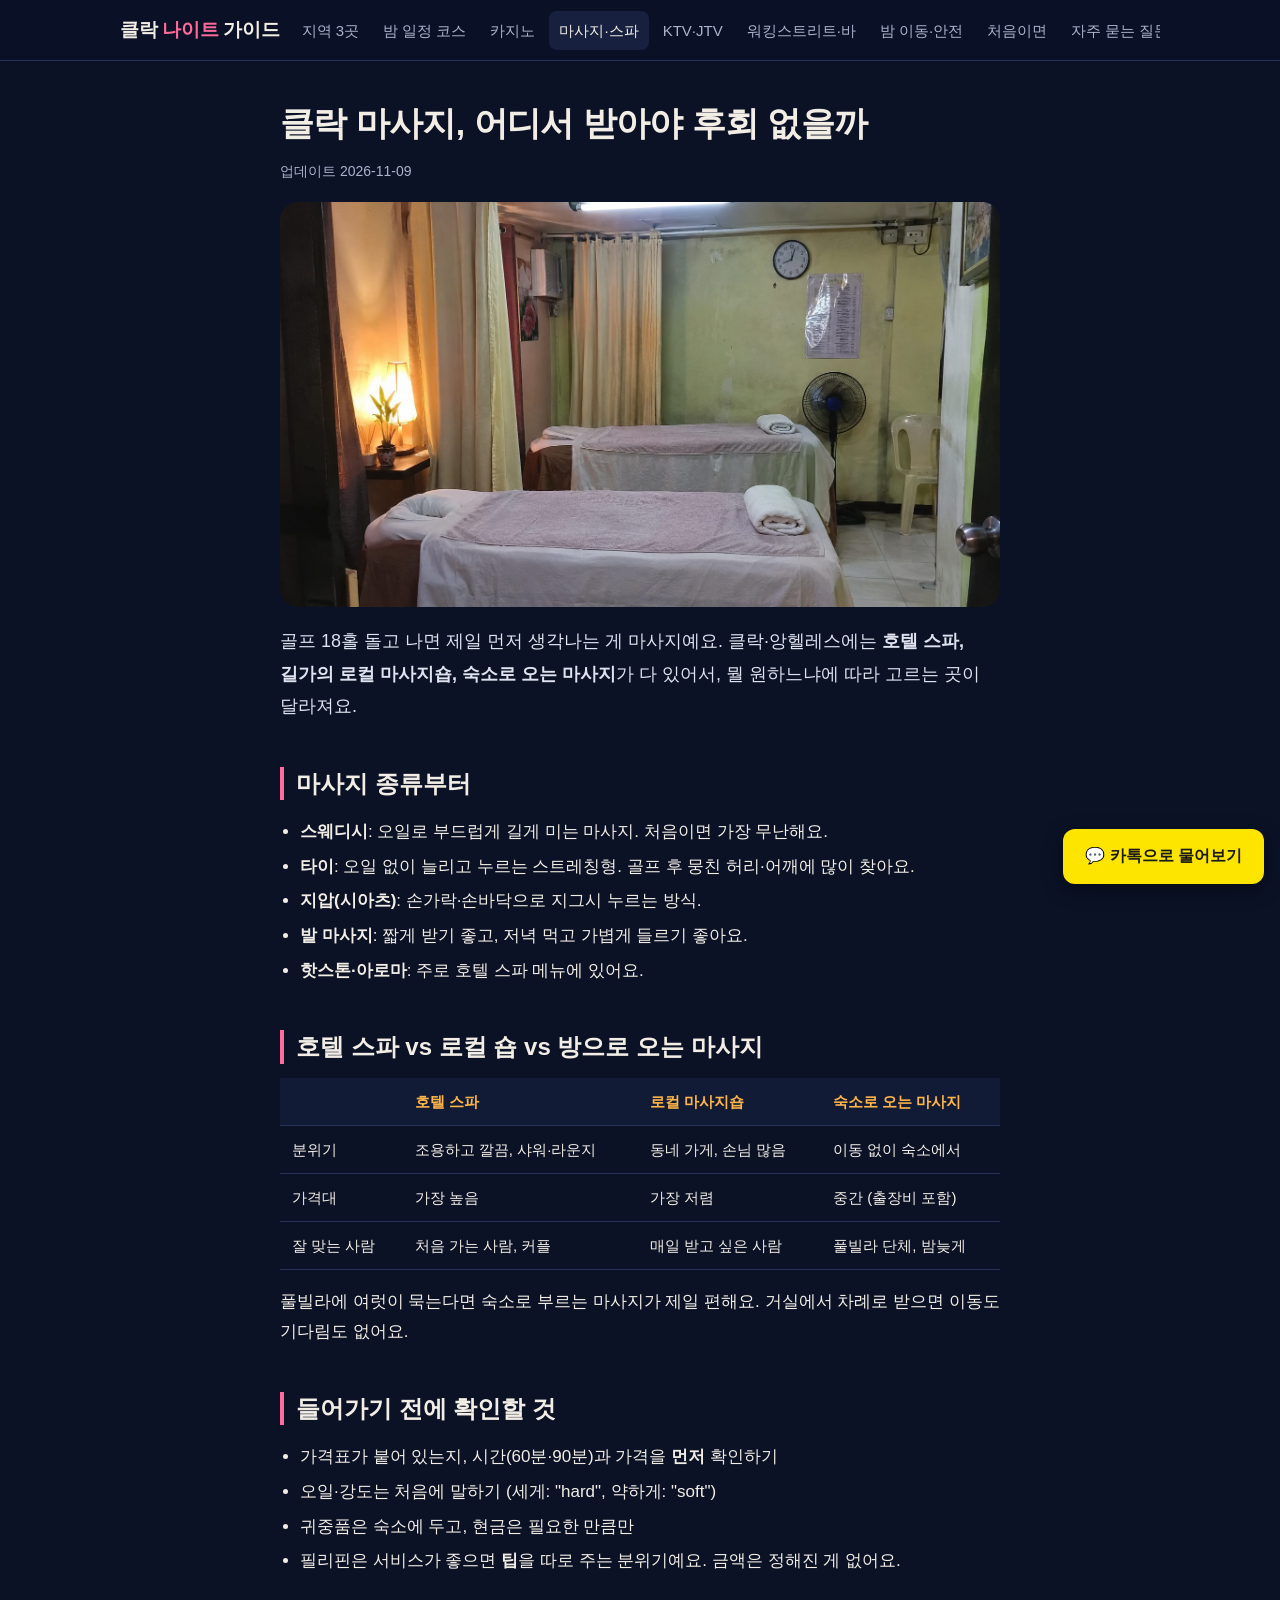
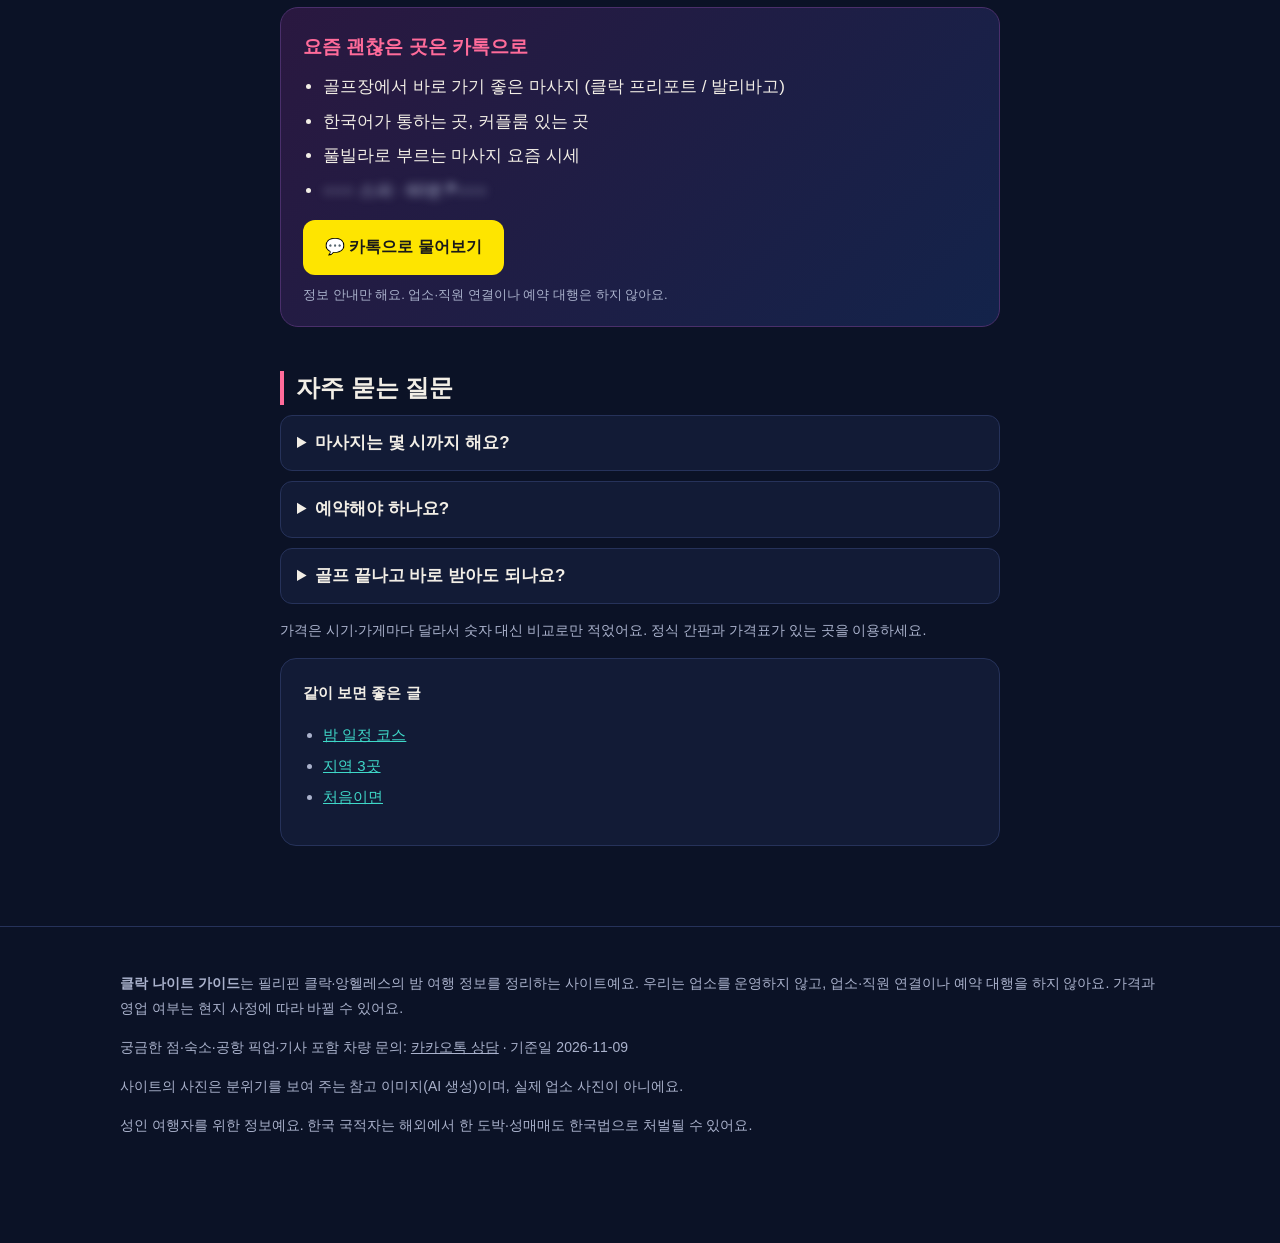
<file: massage/index.html>
<!doctype html>
<html lang="ko"><head>
<meta charset="utf-8"><meta name="viewport" content="width=device-width,initial-scale=1">
<title>클락·앙헬레스 마사지 고르는 법: 호텔 스파 vs 로컬 숍 vs 방으로 오는 마사지</title>
<meta name="description" content="클락·앙헬레스에서 마사지를 처음 받는다면. 마사지 종류, 호텔 스파·로컬 숍·홈서비스 차이, 들어가기 전 확인할 것, 팁 문화까지.">
<link rel="canonical" href="https://clarknight.com/massage/">
<meta property="og:type" content="website"><meta property="og:title" content="클락·앙헬레스 마사지 고르는 법: 호텔 스파 vs 로컬 숍 vs 방으로 오는 마사지"><meta property="og:description" content="클락·앙헬레스에서 마사지를 처음 받는다면. 마사지 종류, 호텔 스파·로컬 숍·홈서비스 차이, 들어가기 전 확인할 것, 팁 문화까지."><meta property="og:url" content="https://clarknight.com/massage/"><meta property="og:image" content="https://clarknight.com/assets/massage.jpg">
<link rel="stylesheet" href="../assets/style.css">
<link rel="icon" href="data:image/svg+xml,%3Csvg xmlns=%22http://www.w3.org/2000/svg%22 viewBox=%220 0 64 64%22%3E%3Crect width=%2264%22 height=%2264%22 rx=%2214%22 fill=%22%230b1226%22/%3E%3Ccircle cx=%2240%22 cy=%2224%22 r=%2212%22 fill=%22%23ff6b9a%22/%3E%3Ccircle cx=%2246%22 cy=%2220%22 r=%2210%22 fill=%22%230b1226%22/%3E%3C/svg%3E"><script async src="https://www.googletagmanager.com/gtag/js?id=G-FVWL85JRHG"></script><script>window.dataLayer=window.dataLayer||[];function gtag(){dataLayer.push(arguments)}gtag('js',new Date());gtag('config','G-FVWL85JRHG');document.addEventListener('click',function(e){var a=e.target.closest&&e.target.closest('a[href*="/go/"]');if(a)gtag('event','cn_kakao_click',{link_url:a.href,page_path:location.pathname});},true);</script><script type="application/ld+json">{"@context": "https://schema.org", "@graph": [{"@type": "WebPage", "name": "클락·앙헬레스 마사지 고르는 법: 호텔 스파 vs 로컬 숍 vs 방으로 오는 마사지", "description": "클락·앙헬레스에서 마사지를 처음 받는다면. 마사지 종류, 호텔 스파·로컬 숍·홈서비스 차이, 들어가기 전 확인할 것, 팁 문화까지.", "url": "https://clarknight.com/massage/", "inLanguage": "ko", "dateModified": "2026-11-09", "isPartOf": {"@type": "WebSite", "name": "클락 나이트 가이드", "url": "https://clarknight.com/"}}, {"@type": "BreadcrumbList", "itemListElement": [{"@type": "ListItem", "position": 1, "name": "클락 나이트 가이드", "item": "https://clarknight.com/"}, {"@type": "ListItem", "position": 2, "name": "마사지·스파", "item": "https://clarknight.com/massage/"}]}]}</script>
<script type="application/ld+json">{"@context": "https://schema.org", "@type": "FAQPage", "mainEntity": [{"@type": "Question", "name": "마사지는 몇 시까지 해요?", "acceptedAnswer": {"@type": "Answer", "text": "가게마다 달라요. 늦게까지 여는 곳도 있으니 원하는 시간을 알려 주시면 찾아 드려요."}}, {"@type": "Question", "name": "예약해야 하나요?", "acceptedAnswer": {"@type": "Answer", "text": "로컬 숍은 보통 바로 들어가도 되지만, 여럿이면 미리 말해 두는 게 좋아요. 호텔 스파는 예약하는 편이 안전해요."}}, {"@type": "Question", "name": "골프 끝나고 바로 받아도 되나요?", "acceptedAnswer": {"@type": "Answer", "text": "샤워하고 물 충분히 마신 뒤가 좋아요. 땀이 많이 난 날은 너무 센 마사지보다 부드러운 쪽을 추천해요."}}]}</script>
</head><body>
<header class="top"><div class="wrap"><a class="logo" href="../">클락 <b>나이트</b> 가이드</a><nav class="menu"><a href="../areas/">지역 3곳</a><a href="../night-course/">밤 일정 코스</a><a href="../casino/">카지노</a><a href="../massage/" class=on>마사지·스파</a><a href="../ktv-jtv/">KTV·JTV</a><a href="../walking-street/">워킹스트리트·바</a><a href="../night-move/">밤 이동·안전</a><a href="../first-night/">처음이면</a><a href="../faq/">자주 묻는 질문</a></nav></div></header>
<main><article>
<div class="head"><h1>클락 마사지, 어디서 받아야 후회 없을까</h1><p class="date">업데이트 2026-11-09</p><img src="../assets/massage.jpg" alt="클락 마사지, 어디서 받아야 후회 없을까"></div>
<p class="lead">골프 18홀 돌고 나면 제일 먼저 생각나는 게 마사지예요. 클락·앙헬레스에는 <b>호텔 스파, 길가의 로컬 마사지숍, 숙소로 오는 마사지</b>가 다 있어서, 뭘 원하느냐에 따라 고르는 곳이 달라져요.</p>

<h2>마사지 종류부터</h2>
<ul><li><b>스웨디시</b>: 오일로 부드럽게 길게 미는 마사지. 처음이면 가장 무난해요.</li>
<li><b>타이</b>: 오일 없이 늘리고 누르는 스트레칭형. 골프 후 뭉친 허리·어깨에 많이 찾아요.</li>
<li><b>지압(시아츠)</b>: 손가락·손바닥으로 지그시 누르는 방식.</li>
<li><b>발 마사지</b>: 짧게 받기 좋고, 저녁 먹고 가볍게 들르기 좋아요.</li>
<li><b>핫스톤·아로마</b>: 주로 호텔 스파 메뉴에 있어요.</li></ul>

<h2>호텔 스파 vs 로컬 숍 vs 방으로 오는 마사지</h2>
<div class="tbl"><table><tr><th></th><th>호텔 스파</th><th>로컬 마사지숍</th><th>숙소로 오는 마사지</th></tr>
<tr><td>분위기</td><td>조용하고 깔끔, 샤워·라운지</td><td>동네 가게, 손님 많음</td><td>이동 없이 숙소에서</td></tr>
<tr><td>가격대</td><td>가장 높음</td><td>가장 저렴</td><td>중간 (출장비 포함)</td></tr>
<tr><td>잘 맞는 사람</td><td>처음 가는 사람, 커플</td><td>매일 받고 싶은 사람</td><td>풀빌라 단체, 밤늦게</td></tr>
</table></div>
<p>풀빌라에 여럿이 묵는다면 숙소로 부르는 마사지가 제일 편해요. 거실에서 차례로 받으면 이동도 기다림도 없어요.</p>

<h2>들어가기 전에 확인할 것</h2>
<ul><li>가격표가 붙어 있는지, 시간(60분·90분)과 가격을 <b>먼저</b> 확인하기</li>
<li>오일·강도는 처음에 말하기 (세게: "hard", 약하게: "soft")</li>
<li>귀중품은 숙소에 두고, 현금은 필요한 만큼만</li>
<li>필리핀은 서비스가 좋으면 <b>팁</b>을 따로 주는 분위기예요. 금액은 정해진 게 없어요.</li></ul>
<div class="tease"><h3>요즘 괜찮은 곳은 카톡으로</h3><ul><li>골프장에서 바로 가기 좋은 마사지 (클락 프리포트 / 발리바고)</li><li>한국어가 통하는 곳, 커플룸 있는 곳</li><li>풀빌라로 부르는 마사지 요즘 시세</li><li><span class="blur">○○○ 스파 · 60분 ₱○○○</span></li></ul>
<a class="btn kakao" href="https://clarksideph.com/go/?f=cn-massage" rel="nofollow">💬 카톡으로 물어보기</a>
<small>정보 안내만 해요. 업소·직원 연결이나 예약 대행은 하지 않아요.</small></div>
<h2>자주 묻는 질문</h2>
<div class="faq"><details><summary>마사지는 몇 시까지 해요?</summary><p>가게마다 달라요. 늦게까지 여는 곳도 있으니 원하는 시간을 알려 주시면 찾아 드려요.</p></details><details><summary>예약해야 하나요?</summary><p>로컬 숍은 보통 바로 들어가도 되지만, 여럿이면 미리 말해 두는 게 좋아요. 호텔 스파는 예약하는 편이 안전해요.</p></details><details><summary>골프 끝나고 바로 받아도 되나요?</summary><p>샤워하고 물 충분히 마신 뒤가 좋아요. 땀이 많이 난 날은 너무 센 마사지보다 부드러운 쪽을 추천해요.</p></details></div>
<p class="date">가격은 시기·가게마다 달라서 숫자 대신 비교로만 적었어요. 정식 간판과 가격표가 있는 곳을 이용하세요.</p>
<div class="notice"><b>같이 보면 좋은 글</b><ul><li><a href="../night-course/">밤 일정 코스</a></li><li><a href="../areas/">지역 3곳</a></li><li><a href="../first-night/">처음이면</a></li></ul></div>
</article></main>
<footer><div class="wrap">
<p><b>클락 나이트 가이드</b>는 필리핀 클락·앙헬레스의 밤 여행 정보를 정리하는 사이트예요. 우리는 업소를 운영하지 않고, 업소·직원 연결이나 예약 대행을 하지 않아요. 가격과 영업 여부는 현지 사정에 따라 바뀔 수 있어요.</p>
<p>궁금한 점·숙소·공항 픽업·기사 포함 차량 문의: <a href="https://clarksideph.com/go/?f=cn-footer" rel="nofollow">카카오톡 상담</a> · 기준일 2026-11-09</p>
<p>사이트의 사진은 분위기를 보여 주는 참고 이미지(AI 생성)이며, 실제 업소 사진이 아니에요.</p>
<p>성인 여행자를 위한 정보예요. 한국 국적자는 해외에서 한 도박·성매매도 한국법으로 처벌될 수 있어요.</p>
</div></footer>
<a class="btn kakao float" href="https://clarksideph.com/go/?f=cn-float-massage" rel="nofollow">💬 카톡으로 물어보기</a>
</body></html>
</file>
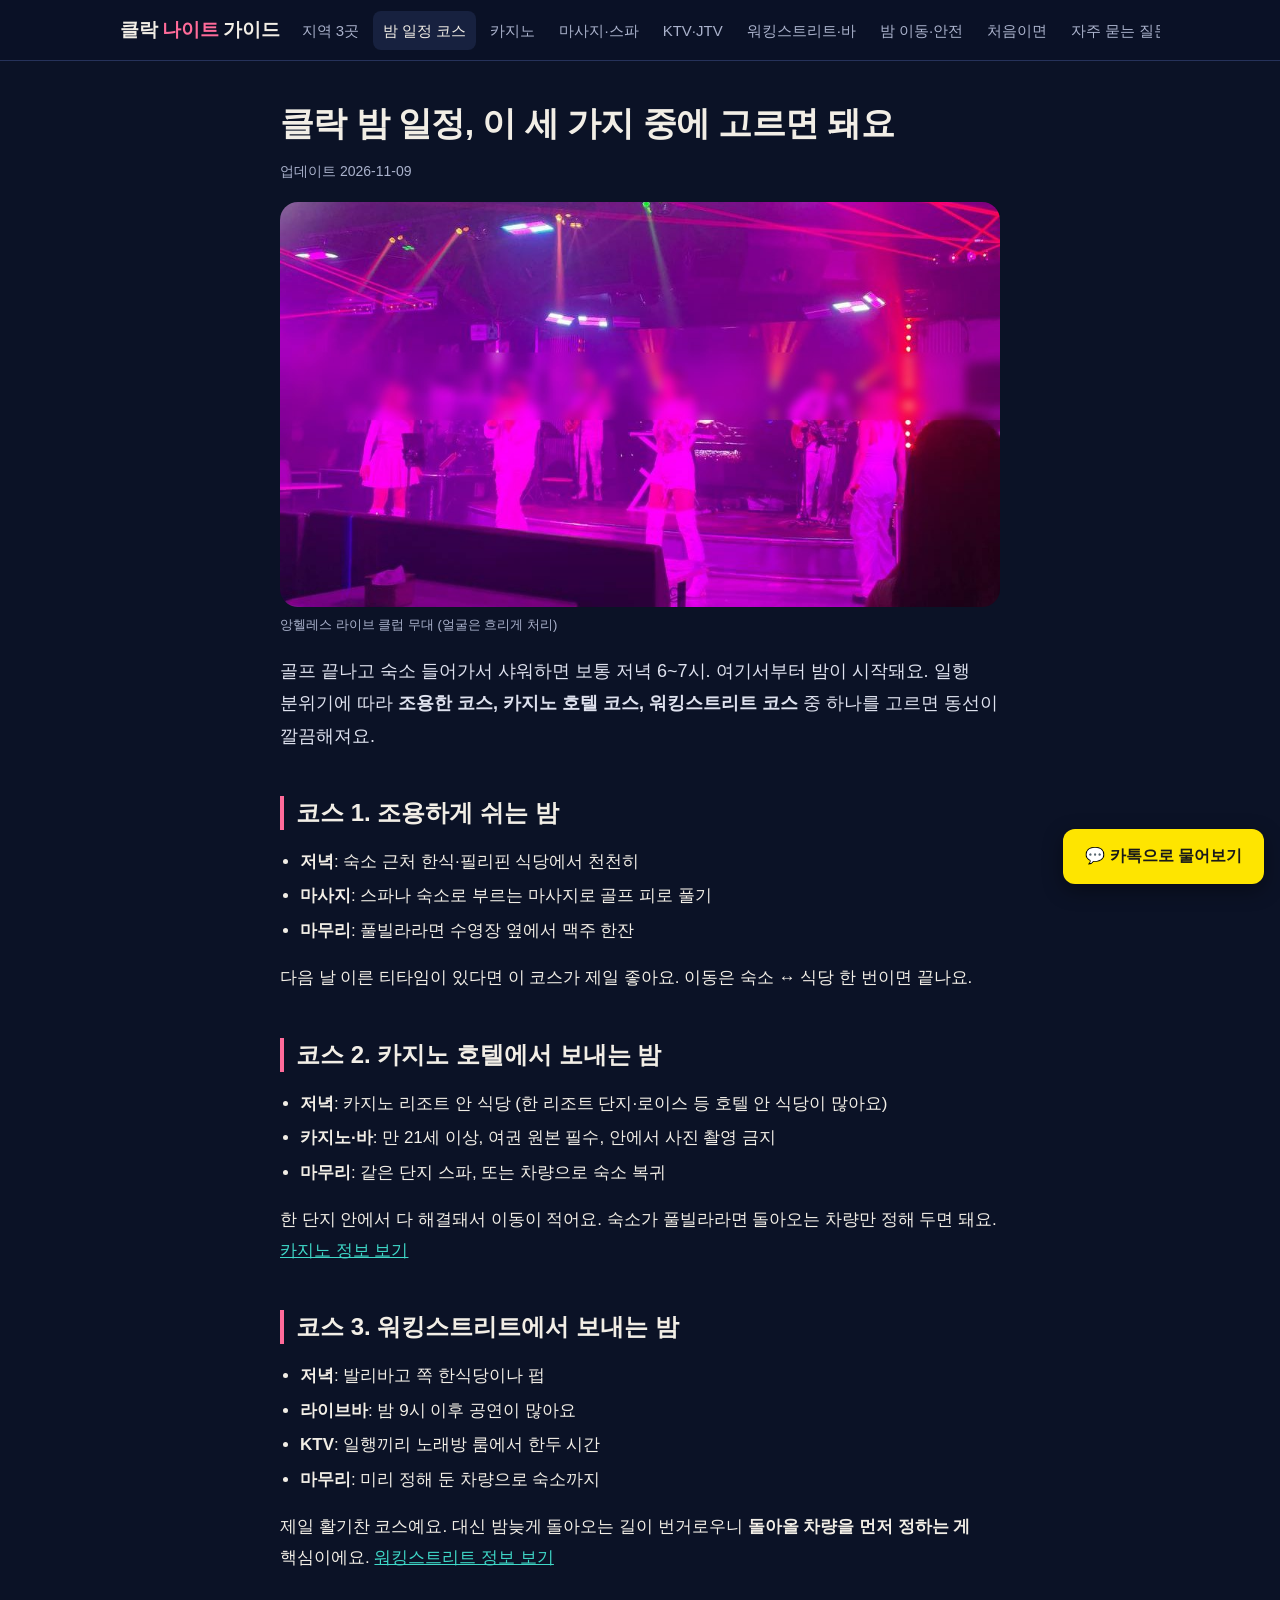
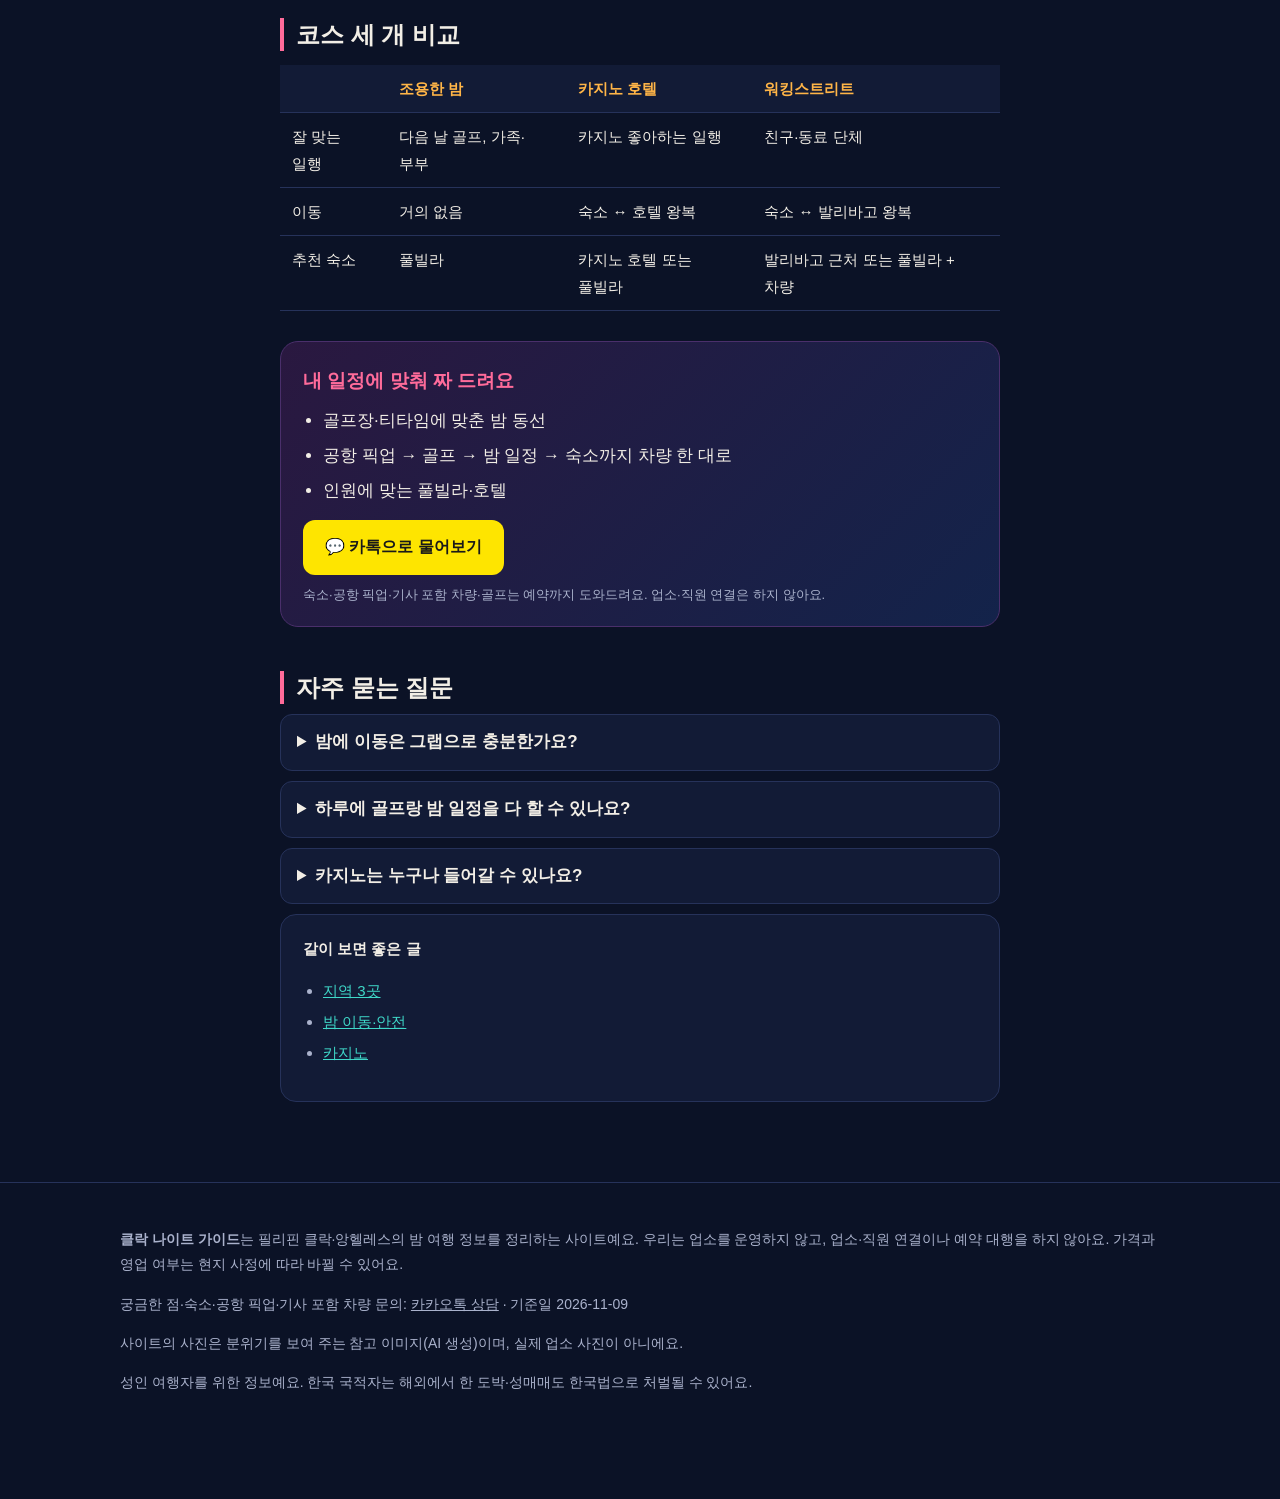
<file: night-course/index.html>
<!doctype html>
<html lang="ko"><head>
<meta charset="utf-8"><meta name="viewport" content="width=device-width,initial-scale=1">
<title>클락 밤 일정 코스 3가지: 골프 끝나고 저녁·마사지·카지노·워킹스트리트까지</title>
<meta name="description" content="클락·앙헬레스에서 골프 끝나고 밤을 어떻게 보낼지. 조용한 코스, 카지노 호텔 코스, 워킹스트리트 코스 3가지를 시간 순서로 정리했어요.">
<link rel="canonical" href="https://clarknight.com/night-course/">
<meta property="og:type" content="website"><meta property="og:title" content="클락 밤 일정 코스 3가지: 골프 끝나고 저녁·마사지·카지노·워킹스트리트까지"><meta property="og:description" content="클락·앙헬레스에서 골프 끝나고 밤을 어떻게 보낼지. 조용한 코스, 카지노 호텔 코스, 워킹스트리트 코스 3가지를 시간 순서로 정리했어요."><meta property="og:url" content="https://clarknight.com/night-course/"><meta property="og:image" content="https://clarknight.com/assets/night_stage.jpg">
<link rel="stylesheet" href="../assets/style.css">
<link rel="icon" href="data:image/svg+xml,%3Csvg xmlns=%22http://www.w3.org/2000/svg%22 viewBox=%220 0 64 64%22%3E%3Crect width=%2264%22 height=%2264%22 rx=%2214%22 fill=%22%230b1226%22/%3E%3Ccircle cx=%2240%22 cy=%2224%22 r=%2212%22 fill=%22%23ff6b9a%22/%3E%3Ccircle cx=%2246%22 cy=%2220%22 r=%2210%22 fill=%22%230b1226%22/%3E%3C/svg%3E"><script async src="https://www.googletagmanager.com/gtag/js?id=G-FVWL85JRHG"></script><script>window.dataLayer=window.dataLayer||[];function gtag(){dataLayer.push(arguments)}gtag('js',new Date());gtag('config','G-FVWL85JRHG');document.addEventListener('click',function(e){var a=e.target.closest&&e.target.closest('a[href*="/go/"]');if(a)gtag('event','cn_kakao_click',{link_url:a.href,page_path:location.pathname});},true);</script><script type="application/ld+json">{"@context": "https://schema.org", "@graph": [{"@type": "WebPage", "name": "클락 밤 일정 코스 3가지: 골프 끝나고 저녁·마사지·카지노·워킹스트리트까지", "description": "클락·앙헬레스에서 골프 끝나고 밤을 어떻게 보낼지. 조용한 코스, 카지노 호텔 코스, 워킹스트리트 코스 3가지를 시간 순서로 정리했어요.", "url": "https://clarknight.com/night-course/", "inLanguage": "ko", "dateModified": "2026-11-09", "isPartOf": {"@type": "WebSite", "name": "클락 나이트 가이드", "url": "https://clarknight.com/"}}, {"@type": "BreadcrumbList", "itemListElement": [{"@type": "ListItem", "position": 1, "name": "클락 나이트 가이드", "item": "https://clarknight.com/"}, {"@type": "ListItem", "position": 2, "name": "밤 일정 코스", "item": "https://clarknight.com/night-course/"}]}]}</script>
<script type="application/ld+json">{"@context": "https://schema.org", "@type": "FAQPage", "mainEntity": [{"@type": "Question", "name": "밤에 이동은 그랩으로 충분한가요?", "acceptedAnswer": {"@type": "Answer", "text": "2명 이하에 짧은 거리라면 괜찮아요. 3명 이상이거나 밤늦게 돌아온다면 기사 포함 차량이 기다림 없이 편해요."}}, {"@type": "Question", "name": "하루에 골프랑 밤 일정을 다 할 수 있나요?", "acceptedAnswer": {"@type": "Answer", "text": "오전 티타임이면 충분해요. 오후에 쉬고 저녁부터 움직이면 무리 없어요."}}, {"@type": "Question", "name": "카지노는 누구나 들어갈 수 있나요?", "acceptedAnswer": {"@type": "Answer", "text": "만 21세 이상만 들어갈 수 있고 여권 원본을 챙겨야 해요. 한국 국적자는 해외 도박도 처벌될 수 있다는 점은 알아 두세요."}}]}</script>
</head><body>
<header class="top"><div class="wrap"><a class="logo" href="../">클락 <b>나이트</b> 가이드</a><nav class="menu"><a href="../areas/">지역 3곳</a><a href="../night-course/" class=on>밤 일정 코스</a><a href="../casino/">카지노</a><a href="../massage/">마사지·스파</a><a href="../ktv-jtv/">KTV·JTV</a><a href="../walking-street/">워킹스트리트·바</a><a href="../night-move/">밤 이동·안전</a><a href="../first-night/">처음이면</a><a href="../faq/">자주 묻는 질문</a></nav></div></header>
<main><article>
<div class="head"><h1>클락 밤 일정, 이 세 가지 중에 고르면 돼요</h1><p class="date">업데이트 2026-11-09</p><img src="../assets/night_stage.jpg" alt="클락 밤 일정, 이 세 가지 중에 고르면 돼요"><p class="cap">앙헬레스 라이브 클럽 무대 (얼굴은 흐리게 처리)</p></div>
<p class="lead">골프 끝나고 숙소 들어가서 샤워하면 보통 저녁 6~7시. 여기서부터 밤이 시작돼요. 일행 분위기에 따라 <b>조용한 코스, 카지노 호텔 코스, 워킹스트리트 코스</b> 중 하나를 고르면 동선이 깔끔해져요.</p>

<h2>코스 1. 조용하게 쉬는 밤</h2>
<ul><li><b>저녁</b>: 숙소 근처 한식·필리핀 식당에서 천천히</li>
<li><b>마사지</b>: 스파나 숙소로 부르는 마사지로 골프 피로 풀기</li>
<li><b>마무리</b>: 풀빌라라면 수영장 옆에서 맥주 한잔</li></ul>
<p>다음 날 이른 티타임이 있다면 이 코스가 제일 좋아요. 이동은 숙소 ↔ 식당 한 번이면 끝나요.</p>

<h2>코스 2. 카지노 호텔에서 보내는 밤</h2>
<ul><li><b>저녁</b>: 카지노 리조트 안 식당 (한 리조트 단지·로이스 등 호텔 안 식당이 많아요)</li>
<li><b>카지노·바</b>: 만 21세 이상, 여권 원본 필수, 안에서 사진 촬영 금지</li>
<li><b>마무리</b>: 같은 단지 스파, 또는 차량으로 숙소 복귀</li></ul>
<p>한 단지 안에서 다 해결돼서 이동이 적어요. 숙소가 풀빌라라면 돌아오는 차량만 정해 두면 돼요. <a href="../casino/">카지노 정보 보기</a></p>

<h2>코스 3. 워킹스트리트에서 보내는 밤</h2>
<ul><li><b>저녁</b>: 발리바고 쪽 한식당이나 펍</li>
<li><b>라이브바</b>: 밤 9시 이후 공연이 많아요</li>
<li><b>KTV</b>: 일행끼리 노래방 룸에서 한두 시간</li>
<li><b>마무리</b>: 미리 정해 둔 차량으로 숙소까지</li></ul>
<p>제일 활기찬 코스예요. 대신 밤늦게 돌아오는 길이 번거로우니 <b>돌아올 차량을 먼저 정하는 게</b> 핵심이에요. <a href="../walking-street/">워킹스트리트 정보 보기</a></p>

<h2>코스 세 개 비교</h2>
<div class="tbl"><table><tr><th></th><th>조용한 밤</th><th>카지노 호텔</th><th>워킹스트리트</th></tr>
<tr><td>잘 맞는 일행</td><td>다음 날 골프, 가족·부부</td><td>카지노 좋아하는 일행</td><td>친구·동료 단체</td></tr>
<tr><td>이동</td><td>거의 없음</td><td>숙소 ↔ 호텔 왕복</td><td>숙소 ↔ 발리바고 왕복</td></tr>
<tr><td>추천 숙소</td><td>풀빌라</td><td>카지노 호텔 또는 풀빌라</td><td>발리바고 근처 또는 풀빌라 + 차량</td></tr>
</table></div>
<div class="tease"><h3>내 일정에 맞춰 짜 드려요</h3><ul><li>골프장·티타임에 맞춘 밤 동선</li><li>공항 픽업 → 골프 → 밤 일정 → 숙소까지 차량 한 대로</li><li>인원에 맞는 풀빌라·호텔</li></ul>
<a class="btn kakao" href="https://clarksideph.com/go/?f=cn-course" rel="nofollow">💬 카톡으로 물어보기</a>
<small>숙소·공항 픽업·기사 포함 차량·골프는 예약까지 도와드려요. 업소·직원 연결은 하지 않아요.</small></div>
<h2>자주 묻는 질문</h2>
<div class="faq"><details><summary>밤에 이동은 그랩으로 충분한가요?</summary><p>2명 이하에 짧은 거리라면 괜찮아요. 3명 이상이거나 밤늦게 돌아온다면 기사 포함 차량이 기다림 없이 편해요.</p></details><details><summary>하루에 골프랑 밤 일정을 다 할 수 있나요?</summary><p>오전 티타임이면 충분해요. 오후에 쉬고 저녁부터 움직이면 무리 없어요.</p></details><details><summary>카지노는 누구나 들어갈 수 있나요?</summary><p>만 21세 이상만 들어갈 수 있고 여권 원본을 챙겨야 해요. 한국 국적자는 해외 도박도 처벌될 수 있다는 점은 알아 두세요.</p></details></div>
<div class="notice"><b>같이 보면 좋은 글</b><ul><li><a href="../areas/">지역 3곳</a></li><li><a href="../night-move/">밤 이동·안전</a></li><li><a href="../casino/">카지노</a></li></ul></div>
</article></main>
<footer><div class="wrap">
<p><b>클락 나이트 가이드</b>는 필리핀 클락·앙헬레스의 밤 여행 정보를 정리하는 사이트예요. 우리는 업소를 운영하지 않고, 업소·직원 연결이나 예약 대행을 하지 않아요. 가격과 영업 여부는 현지 사정에 따라 바뀔 수 있어요.</p>
<p>궁금한 점·숙소·공항 픽업·기사 포함 차량 문의: <a href="https://clarksideph.com/go/?f=cn-footer" rel="nofollow">카카오톡 상담</a> · 기준일 2026-11-09</p>
<p>사이트의 사진은 분위기를 보여 주는 참고 이미지(AI 생성)이며, 실제 업소 사진이 아니에요.</p>
<p>성인 여행자를 위한 정보예요. 한국 국적자는 해외에서 한 도박·성매매도 한국법으로 처벌될 수 있어요.</p>
</div></footer>
<a class="btn kakao float" href="https://clarksideph.com/go/?f=cn-float-night-course" rel="nofollow">💬 카톡으로 물어보기</a>
</body></html>
</file>
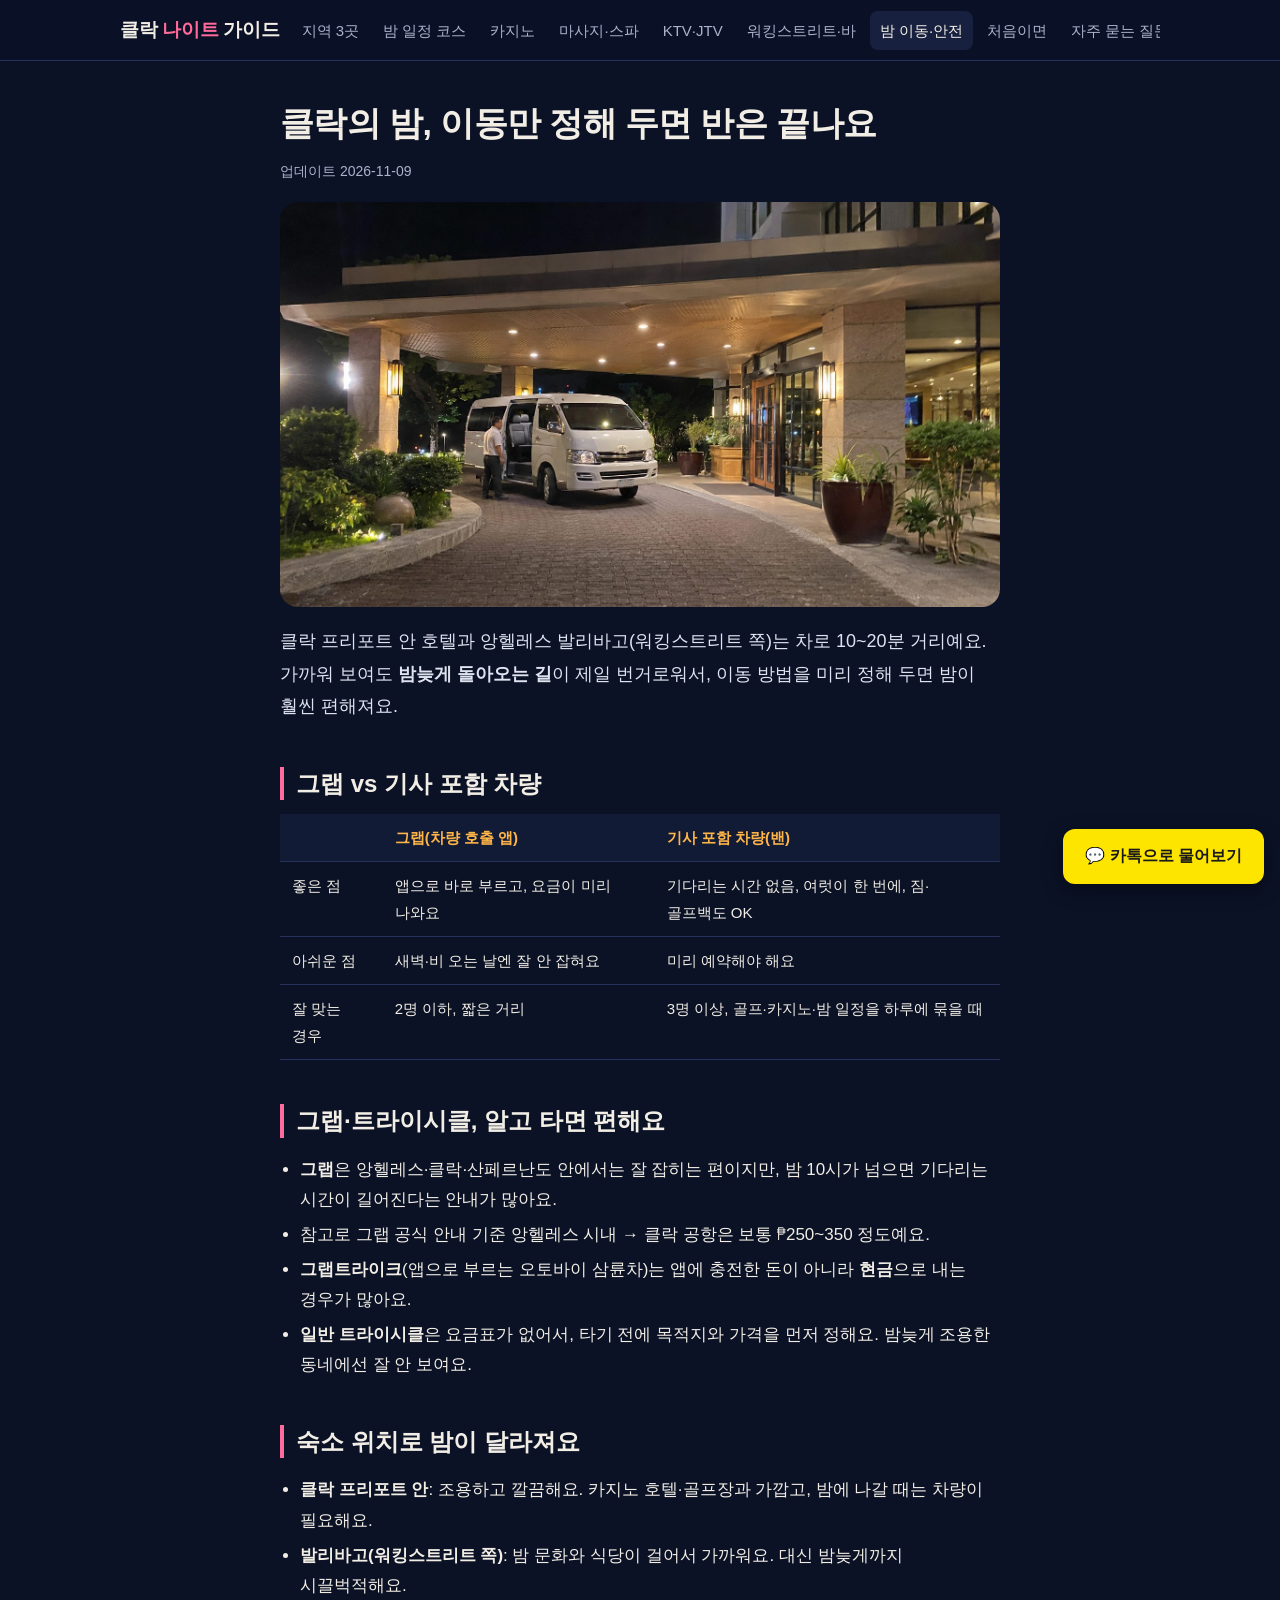
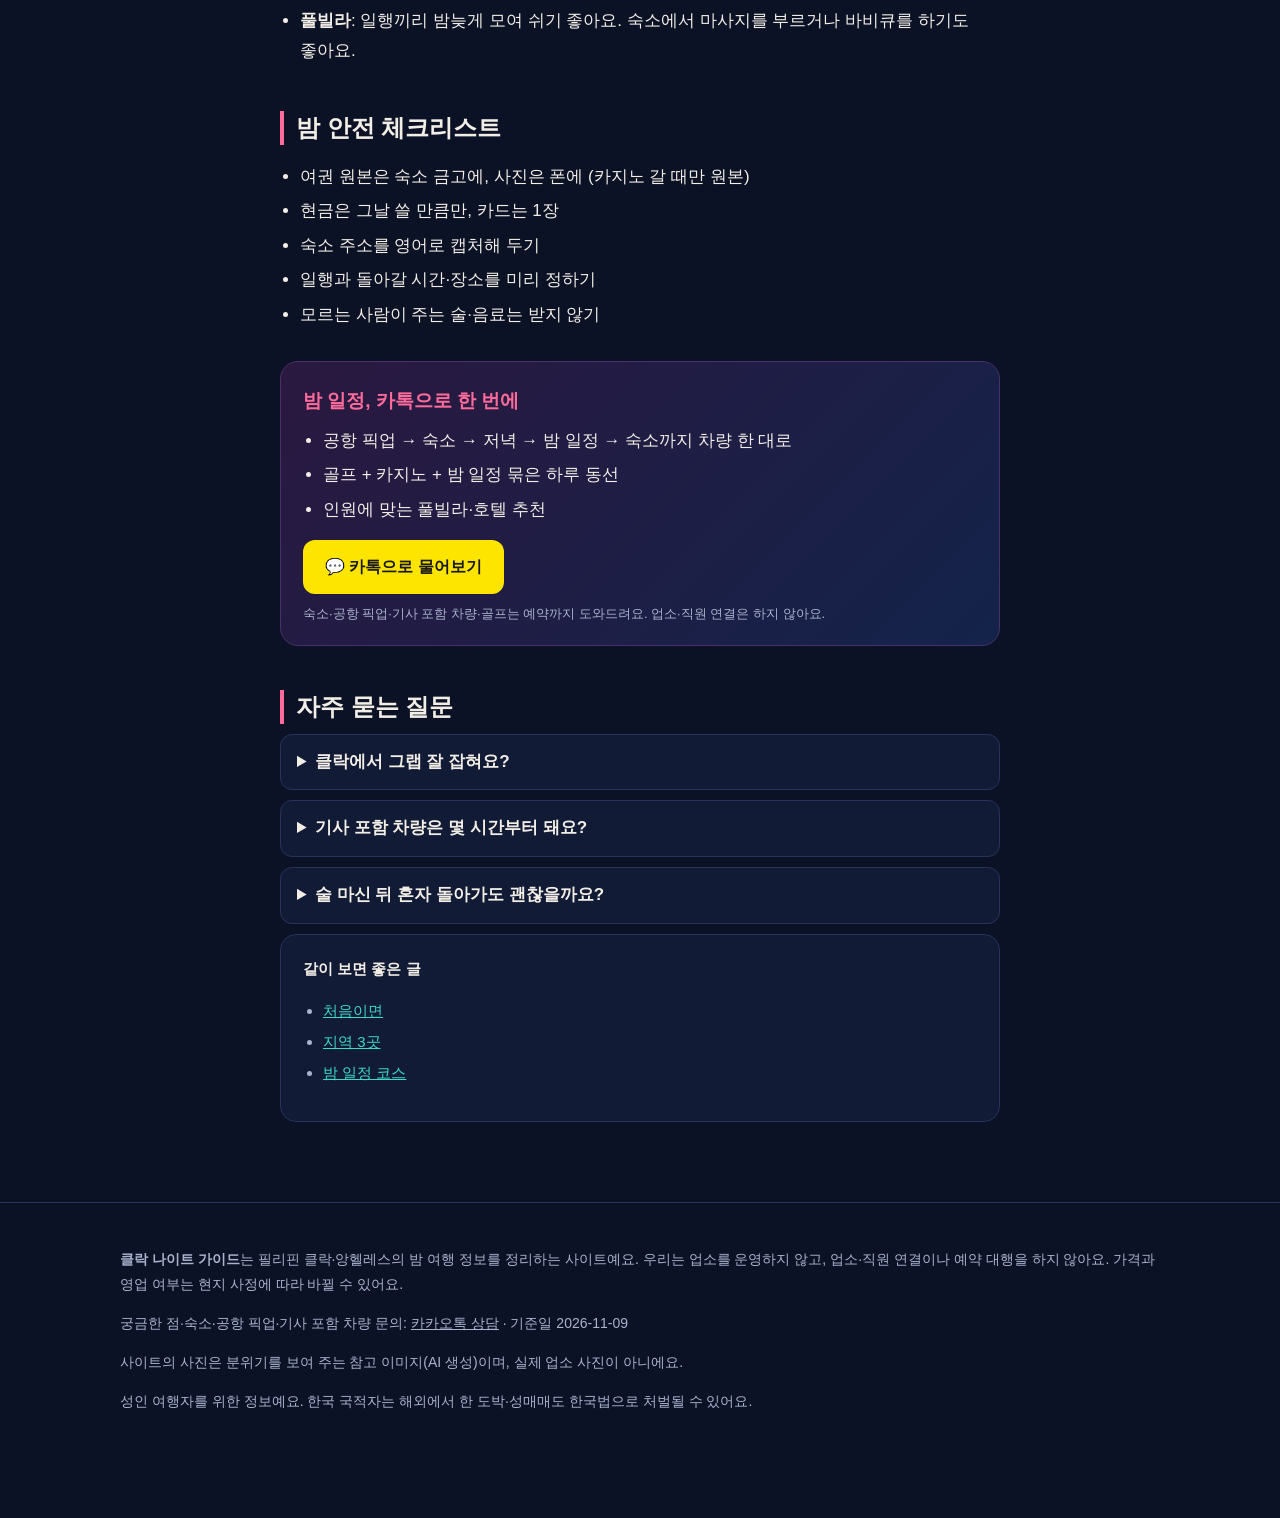
<file: night-move/index.html>
<!doctype html>
<html lang="ko"><head>
<meta charset="utf-8"><meta name="viewport" content="width=device-width,initial-scale=1">
<title>클락·앙헬레스 밤 이동과 안전: 그랩 vs 기사 포함 차량, 숙소 위치 고르기</title>
<meta name="description" content="클락·앙헬레스에서 밤에 이동할 때. 그랩이 잘 안 잡히는 시간, 기사 포함 차량이 편한 경우, 숙소 위치 고르는 법, 밤 안전 체크리스트.">
<link rel="canonical" href="https://clarknight.com/night-move/">
<meta property="og:type" content="website"><meta property="og:title" content="클락·앙헬레스 밤 이동과 안전: 그랩 vs 기사 포함 차량, 숙소 위치 고르기"><meta property="og:description" content="클락·앙헬레스에서 밤에 이동할 때. 그랩이 잘 안 잡히는 시간, 기사 포함 차량이 편한 경우, 숙소 위치 고르는 법, 밤 안전 체크리스트."><meta property="og:url" content="https://clarknight.com/night-move/"><meta property="og:image" content="https://clarknight.com/assets/van.jpg">
<link rel="stylesheet" href="../assets/style.css">
<link rel="icon" href="data:image/svg+xml,%3Csvg xmlns=%22http://www.w3.org/2000/svg%22 viewBox=%220 0 64 64%22%3E%3Crect width=%2264%22 height=%2264%22 rx=%2214%22 fill=%22%230b1226%22/%3E%3Ccircle cx=%2240%22 cy=%2224%22 r=%2212%22 fill=%22%23ff6b9a%22/%3E%3Ccircle cx=%2246%22 cy=%2220%22 r=%2210%22 fill=%22%230b1226%22/%3E%3C/svg%3E"><script async src="https://www.googletagmanager.com/gtag/js?id=G-FVWL85JRHG"></script><script>window.dataLayer=window.dataLayer||[];function gtag(){dataLayer.push(arguments)}gtag('js',new Date());gtag('config','G-FVWL85JRHG');document.addEventListener('click',function(e){var a=e.target.closest&&e.target.closest('a[href*="/go/"]');if(a)gtag('event','cn_kakao_click',{link_url:a.href,page_path:location.pathname});},true);</script><script type="application/ld+json">{"@context": "https://schema.org", "@graph": [{"@type": "WebPage", "name": "클락·앙헬레스 밤 이동과 안전: 그랩 vs 기사 포함 차량, 숙소 위치 고르기", "description": "클락·앙헬레스에서 밤에 이동할 때. 그랩이 잘 안 잡히는 시간, 기사 포함 차량이 편한 경우, 숙소 위치 고르는 법, 밤 안전 체크리스트.", "url": "https://clarknight.com/night-move/", "inLanguage": "ko", "dateModified": "2026-11-09", "isPartOf": {"@type": "WebSite", "name": "클락 나이트 가이드", "url": "https://clarknight.com/"}}, {"@type": "BreadcrumbList", "itemListElement": [{"@type": "ListItem", "position": 1, "name": "클락 나이트 가이드", "item": "https://clarknight.com/"}, {"@type": "ListItem", "position": 2, "name": "밤 이동·안전", "item": "https://clarknight.com/night-move/"}]}]}</script>
<script type="application/ld+json">{"@context": "https://schema.org", "@type": "FAQPage", "mainEntity": [{"@type": "Question", "name": "클락에서 그랩 잘 잡혀요?", "acceptedAnswer": {"@type": "Answer", "text": "낮에는 대체로 잘 잡히지만, 새벽이나 비 오는 날은 오래 기다릴 수 있어요."}}, {"@type": "Question", "name": "기사 포함 차량은 몇 시간부터 돼요?", "acceptedAnswer": {"@type": "Answer", "text": "일정에 따라 달라요. 날짜·인원·동선을 알려 주시면 맞춰서 안내해 드려요."}}, {"@type": "Question", "name": "술 마신 뒤 혼자 돌아가도 괜찮을까요?", "acceptedAnswer": {"@type": "Answer", "text": "가능하면 일행과 함께, 차량으로 숙소 앞까지 가세요."}}]}</script>
</head><body>
<header class="top"><div class="wrap"><a class="logo" href="../">클락 <b>나이트</b> 가이드</a><nav class="menu"><a href="../areas/">지역 3곳</a><a href="../night-course/">밤 일정 코스</a><a href="../casino/">카지노</a><a href="../massage/">마사지·스파</a><a href="../ktv-jtv/">KTV·JTV</a><a href="../walking-street/">워킹스트리트·바</a><a href="../night-move/" class=on>밤 이동·안전</a><a href="../first-night/">처음이면</a><a href="../faq/">자주 묻는 질문</a></nav></div></header>
<main><article>
<div class="head"><h1>클락의 밤, 이동만 정해 두면 반은 끝나요</h1><p class="date">업데이트 2026-11-09</p><img src="../assets/van.jpg" alt="클락의 밤, 이동만 정해 두면 반은 끝나요"></div>
<p class="lead">클락 프리포트 안 호텔과 앙헬레스 발리바고(워킹스트리트 쪽)는 차로 10~20분 거리예요. 가까워 보여도 <b>밤늦게 돌아오는 길</b>이 제일 번거로워서, 이동 방법을 미리 정해 두면 밤이 훨씬 편해져요.</p>

<h2>그랩 vs 기사 포함 차량</h2>
<div class="tbl"><table><tr><th></th><th>그랩(차량 호출 앱)</th><th>기사 포함 차량(밴)</th></tr>
<tr><td>좋은 점</td><td>앱으로 바로 부르고, 요금이 미리 나와요</td><td>기다리는 시간 없음, 여럿이 한 번에, 짐·골프백도 OK</td></tr>
<tr><td>아쉬운 점</td><td>새벽·비 오는 날엔 잘 안 잡혀요</td><td>미리 예약해야 해요</td></tr>
<tr><td>잘 맞는 경우</td><td>2명 이하, 짧은 거리</td><td>3명 이상, 골프·카지노·밤 일정을 하루에 묶을 때</td></tr>
</table></div>

<h2>그랩·트라이시클, 알고 타면 편해요</h2>
<ul><li><b>그랩</b>은 앙헬레스·클락·산페르난도 안에서는 잘 잡히는 편이지만, 밤 10시가 넘으면 기다리는 시간이 길어진다는 안내가 많아요.</li>
<li>참고로 그랩 공식 안내 기준 앙헬레스 시내 → 클락 공항은 보통 ₱250~350 정도예요.</li>
<li><b>그랩트라이크</b>(앱으로 부르는 오토바이 삼륜차)는 앱에 충전한 돈이 아니라 <b>현금</b>으로 내는 경우가 많아요.</li>
<li><b>일반 트라이시클</b>은 요금표가 없어서, 타기 전에 목적지와 가격을 먼저 정해요. 밤늦게 조용한 동네에선 잘 안 보여요.</li></ul>

<h2>숙소 위치로 밤이 달라져요</h2>
<ul><li><b>클락 프리포트 안</b>: 조용하고 깔끔해요. 카지노 호텔·골프장과 가깝고, 밤에 나갈 때는 차량이 필요해요.</li>
<li><b>발리바고(워킹스트리트 쪽)</b>: 밤 문화와 식당이 걸어서 가까워요. 대신 밤늦게까지 시끌벅적해요.</li>
<li><b>풀빌라</b>: 일행끼리 밤늦게 모여 쉬기 좋아요. 숙소에서 마사지를 부르거나 바비큐를 하기도 좋아요.</li></ul>

<h2>밤 안전 체크리스트</h2>
<ul><li>여권 원본은 숙소 금고에, 사진은 폰에 (카지노 갈 때만 원본)</li>
<li>현금은 그날 쓸 만큼만, 카드는 1장</li>
<li>숙소 주소를 영어로 캡처해 두기</li>
<li>일행과 돌아갈 시간·장소를 미리 정하기</li>
<li>모르는 사람이 주는 술·음료는 받지 않기</li></ul>
<div class="tease"><h3>밤 일정, 카톡으로 한 번에</h3><ul><li>공항 픽업 → 숙소 → 저녁 → 밤 일정 → 숙소까지 차량 한 대로</li><li>골프 + 카지노 + 밤 일정 묶은 하루 동선</li><li>인원에 맞는 풀빌라·호텔 추천</li></ul>
<a class="btn kakao" href="https://clarksideph.com/go/?f=cn-night-move" rel="nofollow">💬 카톡으로 물어보기</a>
<small>숙소·공항 픽업·기사 포함 차량·골프는 예약까지 도와드려요. 업소·직원 연결은 하지 않아요.</small></div>
<h2>자주 묻는 질문</h2>
<div class="faq"><details><summary>클락에서 그랩 잘 잡혀요?</summary><p>낮에는 대체로 잘 잡히지만, 새벽이나 비 오는 날은 오래 기다릴 수 있어요.</p></details><details><summary>기사 포함 차량은 몇 시간부터 돼요?</summary><p>일정에 따라 달라요. 날짜·인원·동선을 알려 주시면 맞춰서 안내해 드려요.</p></details><details><summary>술 마신 뒤 혼자 돌아가도 괜찮을까요?</summary><p>가능하면 일행과 함께, 차량으로 숙소 앞까지 가세요.</p></details></div>
<div class="notice"><b>같이 보면 좋은 글</b><ul><li><a href="../first-night/">처음이면</a></li><li><a href="../areas/">지역 3곳</a></li><li><a href="../night-course/">밤 일정 코스</a></li></ul></div>
</article></main>
<footer><div class="wrap">
<p><b>클락 나이트 가이드</b>는 필리핀 클락·앙헬레스의 밤 여행 정보를 정리하는 사이트예요. 우리는 업소를 운영하지 않고, 업소·직원 연결이나 예약 대행을 하지 않아요. 가격과 영업 여부는 현지 사정에 따라 바뀔 수 있어요.</p>
<p>궁금한 점·숙소·공항 픽업·기사 포함 차량 문의: <a href="https://clarksideph.com/go/?f=cn-footer" rel="nofollow">카카오톡 상담</a> · 기준일 2026-11-09</p>
<p>사이트의 사진은 분위기를 보여 주는 참고 이미지(AI 생성)이며, 실제 업소 사진이 아니에요.</p>
<p>성인 여행자를 위한 정보예요. 한국 국적자는 해외에서 한 도박·성매매도 한국법으로 처벌될 수 있어요.</p>
</div></footer>
<a class="btn kakao float" href="https://clarksideph.com/go/?f=cn-float-night-move" rel="nofollow">💬 카톡으로 물어보기</a>
</body></html>
</file>
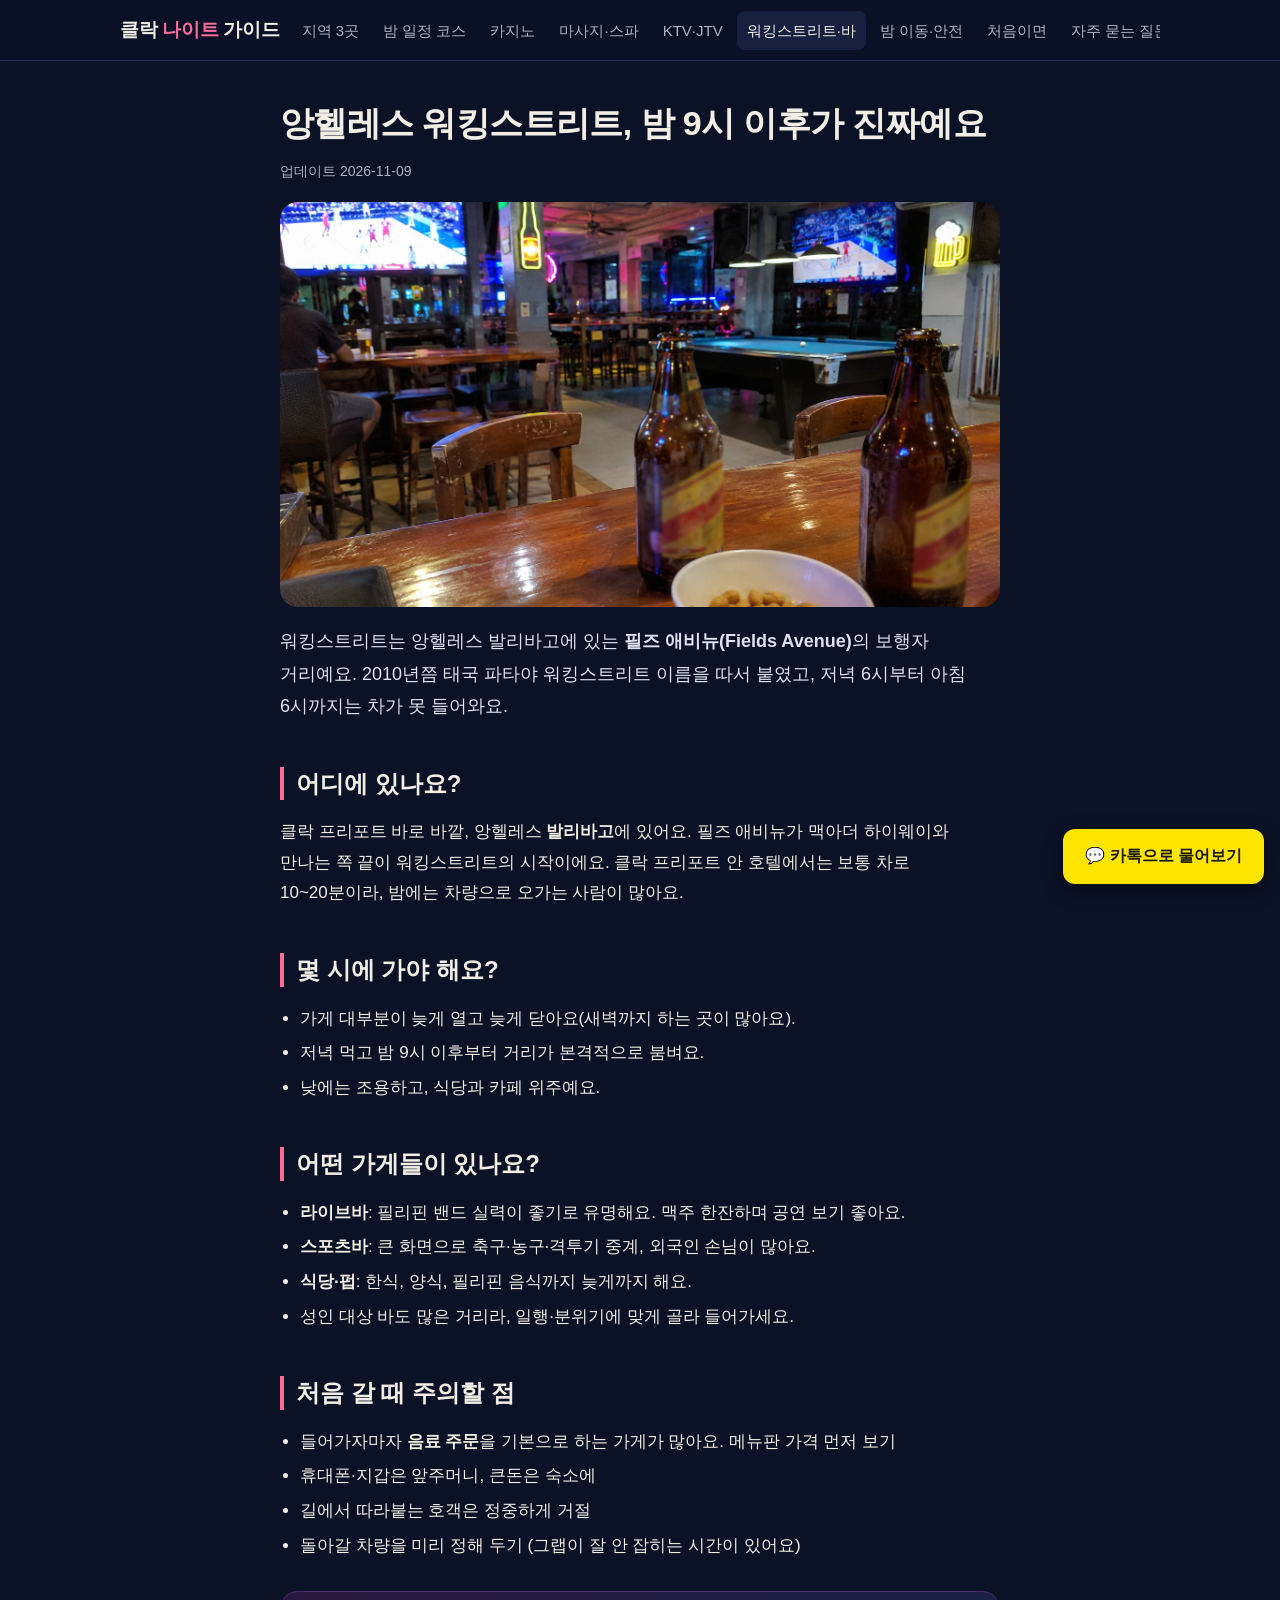
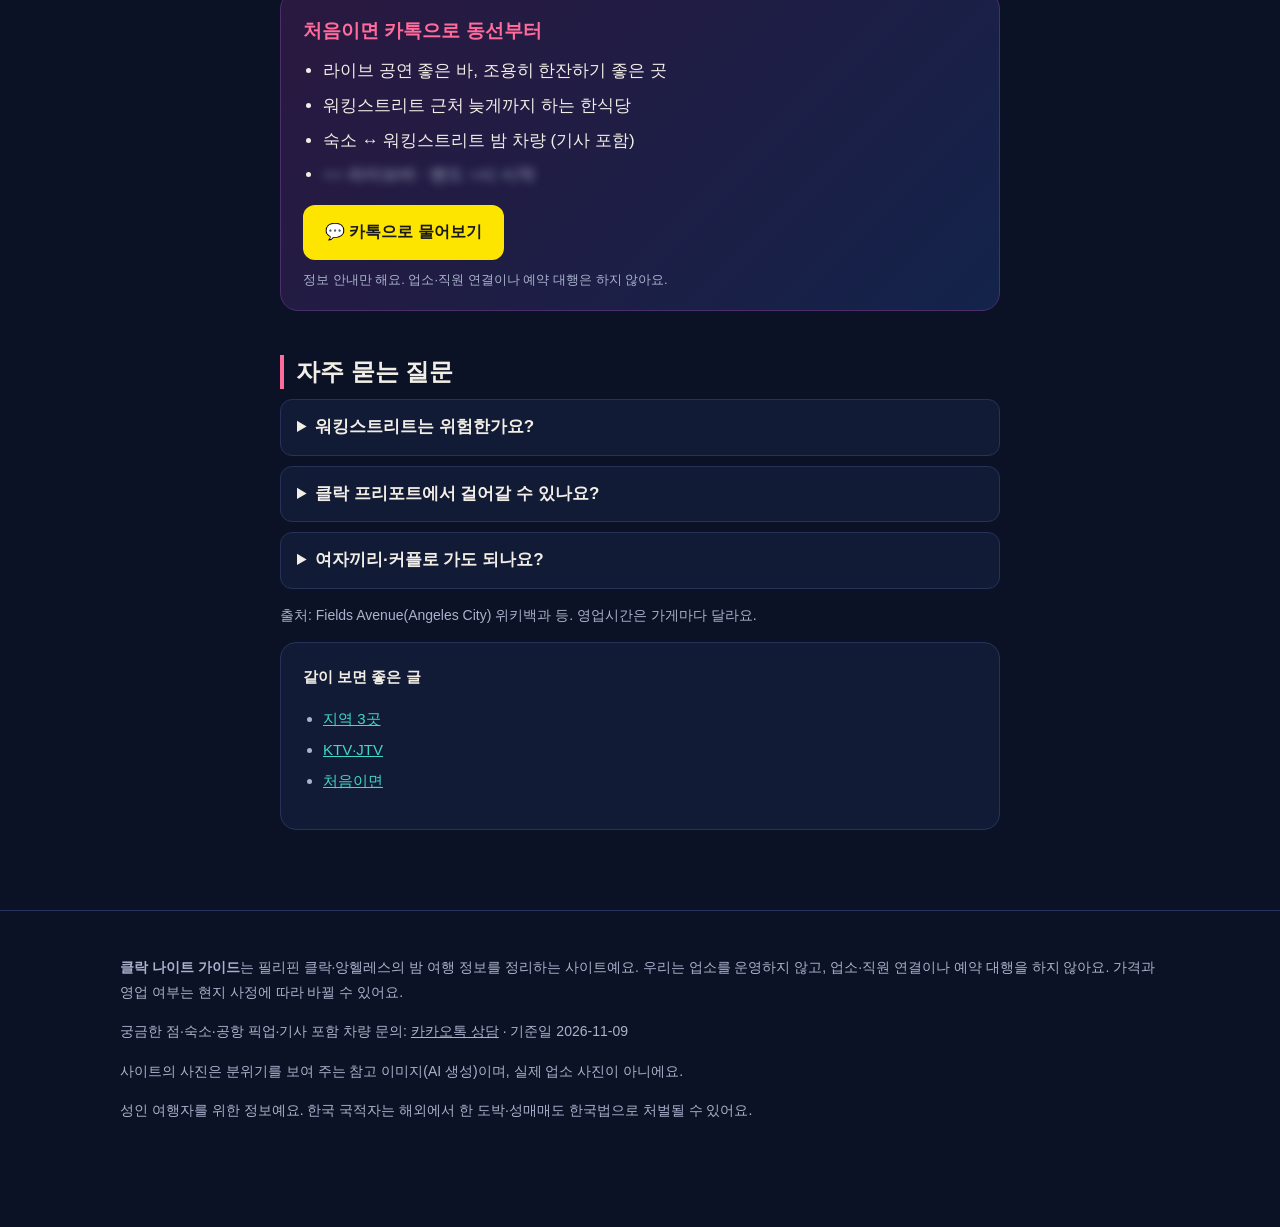
<file: walking-street/index.html>
<!doctype html>
<html lang="ko"><head>
<meta charset="utf-8"><meta name="viewport" content="width=device-width,initial-scale=1">
<title>앙헬레스 워킹스트리트(필즈 애비뉴) 처음 가는 사람 가이드: 위치·시간·주의할 점</title>
<meta name="description" content="앙헬레스 발리바고의 워킹스트리트(필즈 애비뉴). 어디에 있고 몇 시에 붐비는지, 라이브바·스포츠바 분위기, 처음 갈 때 주의할 점.">
<link rel="canonical" href="https://clarknight.com/walking-street/">
<meta property="og:type" content="website"><meta property="og:title" content="앙헬레스 워킹스트리트(필즈 애비뉴) 처음 가는 사람 가이드: 위치·시간·주의할 점"><meta property="og:description" content="앙헬레스 발리바고의 워킹스트리트(필즈 애비뉴). 어디에 있고 몇 시에 붐비는지, 라이브바·스포츠바 분위기, 처음 갈 때 주의할 점."><meta property="og:url" content="https://clarknight.com/walking-street/"><meta property="og:image" content="https://clarknight.com/assets/bar.jpg">
<link rel="stylesheet" href="../assets/style.css">
<link rel="icon" href="data:image/svg+xml,%3Csvg xmlns=%22http://www.w3.org/2000/svg%22 viewBox=%220 0 64 64%22%3E%3Crect width=%2264%22 height=%2264%22 rx=%2214%22 fill=%22%230b1226%22/%3E%3Ccircle cx=%2240%22 cy=%2224%22 r=%2212%22 fill=%22%23ff6b9a%22/%3E%3Ccircle cx=%2246%22 cy=%2220%22 r=%2210%22 fill=%22%230b1226%22/%3E%3C/svg%3E"><script async src="https://www.googletagmanager.com/gtag/js?id=G-FVWL85JRHG"></script><script>window.dataLayer=window.dataLayer||[];function gtag(){dataLayer.push(arguments)}gtag('js',new Date());gtag('config','G-FVWL85JRHG');document.addEventListener('click',function(e){var a=e.target.closest&&e.target.closest('a[href*="/go/"]');if(a)gtag('event','cn_kakao_click',{link_url:a.href,page_path:location.pathname});},true);</script><script type="application/ld+json">{"@context": "https://schema.org", "@graph": [{"@type": "WebPage", "name": "앙헬레스 워킹스트리트(필즈 애비뉴) 처음 가는 사람 가이드: 위치·시간·주의할 점", "description": "앙헬레스 발리바고의 워킹스트리트(필즈 애비뉴). 어디에 있고 몇 시에 붐비는지, 라이브바·스포츠바 분위기, 처음 갈 때 주의할 점.", "url": "https://clarknight.com/walking-street/", "inLanguage": "ko", "dateModified": "2026-11-09", "isPartOf": {"@type": "WebSite", "name": "클락 나이트 가이드", "url": "https://clarknight.com/"}}, {"@type": "BreadcrumbList", "itemListElement": [{"@type": "ListItem", "position": 1, "name": "클락 나이트 가이드", "item": "https://clarknight.com/"}, {"@type": "ListItem", "position": 2, "name": "워킹스트리트·바", "item": "https://clarknight.com/walking-street/"}]}]}</script>
<script type="application/ld+json">{"@context": "https://schema.org", "@type": "FAQPage", "mainEntity": [{"@type": "Question", "name": "워킹스트리트는 위험한가요?", "acceptedAnswer": {"@type": "Answer", "text": "늘 사람이 많은 거리라 무법지대는 아니에요. 다만 소지품 관리와 과음은 조심해야 해요."}}, {"@type": "Question", "name": "클락 프리포트에서 걸어갈 수 있나요?", "acceptedAnswer": {"@type": "Answer", "text": "정문 쪽 호텔이면 가능하지만, 대부분은 차로 오가는 게 편하고 안전해요."}}, {"@type": "Question", "name": "여자끼리·커플로 가도 되나요?", "acceptedAnswer": {"@type": "Answer", "text": "라이브바·식당은 커플·외국인 여행자도 많이 가요. 가게 성격을 보고 들어가면 돼요."}}]}</script>
</head><body>
<header class="top"><div class="wrap"><a class="logo" href="../">클락 <b>나이트</b> 가이드</a><nav class="menu"><a href="../areas/">지역 3곳</a><a href="../night-course/">밤 일정 코스</a><a href="../casino/">카지노</a><a href="../massage/">마사지·스파</a><a href="../ktv-jtv/">KTV·JTV</a><a href="../walking-street/" class=on>워킹스트리트·바</a><a href="../night-move/">밤 이동·안전</a><a href="../first-night/">처음이면</a><a href="../faq/">자주 묻는 질문</a></nav></div></header>
<main><article>
<div class="head"><h1>앙헬레스 워킹스트리트, 밤 9시 이후가 진짜예요</h1><p class="date">업데이트 2026-11-09</p><img src="../assets/bar.jpg" alt="앙헬레스 워킹스트리트, 밤 9시 이후가 진짜예요"></div>
<p class="lead">워킹스트리트는 앙헬레스 발리바고에 있는 <b>필즈 애비뉴(Fields Avenue)</b>의 보행자 거리예요. 2010년쯤 태국 파타야 워킹스트리트 이름을 따서 붙였고, 저녁 6시부터 아침 6시까지는 차가 못 들어와요.</p>

<h2>어디에 있나요?</h2>
<p>클락 프리포트 바로 바깥, 앙헬레스 <b>발리바고</b>에 있어요. 필즈 애비뉴가 맥아더 하이웨이와 만나는 쪽 끝이 워킹스트리트의 시작이에요. 클락 프리포트 안 호텔에서는 보통 차로 10~20분이라, 밤에는 차량으로 오가는 사람이 많아요.</p>

<h2>몇 시에 가야 해요?</h2>
<ul><li>가게 대부분이 늦게 열고 늦게 닫아요(새벽까지 하는 곳이 많아요).</li>
<li>저녁 먹고 밤 9시 이후부터 거리가 본격적으로 붐벼요.</li>
<li>낮에는 조용하고, 식당과 카페 위주예요.</li></ul>

<h2>어떤 가게들이 있나요?</h2>
<ul><li><b>라이브바</b>: 필리핀 밴드 실력이 좋기로 유명해요. 맥주 한잔하며 공연 보기 좋아요.</li>
<li><b>스포츠바</b>: 큰 화면으로 축구·농구·격투기 중계, 외국인 손님이 많아요.</li>
<li><b>식당·펍</b>: 한식, 양식, 필리핀 음식까지 늦게까지 해요.</li>
<li>성인 대상 바도 많은 거리라, 일행·분위기에 맞게 골라 들어가세요.</li></ul>

<h2>처음 갈 때 주의할 점</h2>
<ul><li>들어가자마자 <b>음료 주문</b>을 기본으로 하는 가게가 많아요. 메뉴판 가격 먼저 보기</li>
<li>휴대폰·지갑은 앞주머니, 큰돈은 숙소에</li>
<li>길에서 따라붙는 호객은 정중하게 거절</li>
<li>돌아갈 차량을 미리 정해 두기 (그랩이 잘 안 잡히는 시간이 있어요)</li></ul>
<div class="tease"><h3>처음이면 카톡으로 동선부터</h3><ul><li>라이브 공연 좋은 바, 조용히 한잔하기 좋은 곳</li><li>워킹스트리트 근처 늦게까지 하는 한식당</li><li>숙소 ↔ 워킹스트리트 밤 차량 (기사 포함)</li><li><span class="blur">○○ 라이브바 · 밴드 ○시 시작</span></li></ul>
<a class="btn kakao" href="https://clarksideph.com/go/?f=cn-walking-street" rel="nofollow">💬 카톡으로 물어보기</a>
<small>정보 안내만 해요. 업소·직원 연결이나 예약 대행은 하지 않아요.</small></div>
<h2>자주 묻는 질문</h2>
<div class="faq"><details><summary>워킹스트리트는 위험한가요?</summary><p>늘 사람이 많은 거리라 무법지대는 아니에요. 다만 소지품 관리와 과음은 조심해야 해요.</p></details><details><summary>클락 프리포트에서 걸어갈 수 있나요?</summary><p>정문 쪽 호텔이면 가능하지만, 대부분은 차로 오가는 게 편하고 안전해요.</p></details><details><summary>여자끼리·커플로 가도 되나요?</summary><p>라이브바·식당은 커플·외국인 여행자도 많이 가요. 가게 성격을 보고 들어가면 돼요.</p></details></div>
<p class="date">출처: Fields Avenue(Angeles City) 위키백과 등. 영업시간은 가게마다 달라요.</p>
<div class="notice"><b>같이 보면 좋은 글</b><ul><li><a href="../areas/">지역 3곳</a></li><li><a href="../ktv-jtv/">KTV·JTV</a></li><li><a href="../first-night/">처음이면</a></li></ul></div>
</article></main>
<footer><div class="wrap">
<p><b>클락 나이트 가이드</b>는 필리핀 클락·앙헬레스의 밤 여행 정보를 정리하는 사이트예요. 우리는 업소를 운영하지 않고, 업소·직원 연결이나 예약 대행을 하지 않아요. 가격과 영업 여부는 현지 사정에 따라 바뀔 수 있어요.</p>
<p>궁금한 점·숙소·공항 픽업·기사 포함 차량 문의: <a href="https://clarksideph.com/go/?f=cn-footer" rel="nofollow">카카오톡 상담</a> · 기준일 2026-11-09</p>
<p>사이트의 사진은 분위기를 보여 주는 참고 이미지(AI 생성)이며, 실제 업소 사진이 아니에요.</p>
<p>성인 여행자를 위한 정보예요. 한국 국적자는 해외에서 한 도박·성매매도 한국법으로 처벌될 수 있어요.</p>
</div></footer>
<a class="btn kakao float" href="https://clarksideph.com/go/?f=cn-float-walking-street" rel="nofollow">💬 카톡으로 물어보기</a>
</body></html>
</file>
<file: assets/style.css>
:root{--bg:#0b1226;--bg2:#121b36;--card:#17213f;--line:#26325a;--text:#f2eee6;--muted:#aab2cc;--neon:#ff6b9a;--teal:#3fd8c8;--amber:#ffb547;--kakao:#fee500}
*{box-sizing:border-box}
html{-webkit-text-size-adjust:100%}
body{margin:0;background:var(--bg);color:var(--text);font-family:"Pretendard",-apple-system,BlinkMacSystemFont,"Apple SD Gothic Neo","Noto Sans KR",sans-serif;font-size:17px;line-height:1.8;word-break:keep-all}
a{color:var(--teal)}
img{max-width:100%;display:block}
.wrap{max-width:1080px;margin:0 auto;padding:0 20px}
header.top{position:sticky;top:0;z-index:10;background:rgba(11,18,38,.92);backdrop-filter:blur(8px);border-bottom:1px solid var(--line)}
header.top .wrap{display:flex;align-items:center;justify-content:space-between;height:60px;gap:12px}
.logo{font-weight:800;font-size:19px;color:var(--text);text-decoration:none;letter-spacing:-.3px;white-space:nowrap}
.logo b{color:var(--neon)}
nav.menu{display:flex;gap:4px;overflow-x:auto;scrollbar-width:none}
nav.menu::-webkit-scrollbar{display:none}
nav.menu a{color:var(--muted);text-decoration:none;font-size:15px;padding:6px 10px;border-radius:8px;white-space:nowrap}
nav.menu a:hover,nav.menu a.on{color:var(--text);background:var(--card)}
.hero{position:relative;min-height:520px;display:flex;align-items:flex-end;background:#05081a center/cover no-repeat}
.hero:after{content:"";position:absolute;inset:0;background:linear-gradient(90deg,rgba(5,8,26,.92) 0%,rgba(5,8,26,.55) 45%,rgba(5,8,26,.1) 100%),linear-gradient(0deg,rgba(11,18,38,1) 0%,rgba(11,18,38,0) 40%)}
.hero .wrap{position:relative;z-index:1;padding-bottom:56px;width:100%}
.eyebrow{display:inline-block;color:var(--amber);font-weight:700;font-size:14px;letter-spacing:.5px;margin-bottom:10px}
.hero h1{font-size:44px;line-height:1.25;margin:0 0 14px;letter-spacing:-1px;max-width:620px}
.hero h1 em{font-style:normal;color:var(--neon)}
.hero p{color:#d9dcea;max-width:540px;margin:0 0 22px}
.btn{display:inline-flex;align-items:center;gap:8px;padding:13px 22px;border-radius:12px;font-weight:700;text-decoration:none;font-size:16px}
.btn.kakao{background:var(--kakao);color:#191919}
.btn.ghost{border:1px solid var(--line);color:var(--text);margin-left:8px}
section{padding:56px 0}
h2.sec{font-size:28px;margin:0 0 6px;letter-spacing:-.5px}
p.sub{color:var(--muted);margin:0 0 26px}
.cards{display:grid;grid-template-columns:repeat(auto-fill,minmax(150px,1fr));gap:14px}
.card{background:var(--card);border:1px solid var(--line);border-radius:18px;overflow:hidden;text-decoration:none;color:var(--text);transition:transform .15s}
.card:hover{transform:translateY(-3px);border-color:var(--neon)}
.card img{aspect-ratio:1/1;object-fit:cover;width:100%}
.card div{padding:16px 18px 20px}
.card h3{margin:0 0 4px;font-size:19px}
.card p{margin:0;color:var(--muted);font-size:15px;line-height:1.6}
.notice{background:var(--bg2);border:1px solid var(--line);border-radius:16px;padding:20px 22px;color:var(--muted);font-size:15px}
.notice b{color:var(--text)}
article{max-width:760px;margin:0 auto;padding:40px 20px 20px}
article .head img{border-radius:18px;margin:18px 0 6px;aspect-ratio:16/9;object-fit:cover;width:100%}
article h1{font-size:34px;line-height:1.3;margin:0 0 10px;letter-spacing:-.6px}
article .lead{font-size:18px;color:#dfe2ef}
article h2{font-size:24px;margin:44px 0 10px;padding-left:12px;border-left:4px solid var(--neon);line-height:1.4}
article h3{font-size:19px;margin:26px 0 6px;color:var(--amber)}
article ul{padding-left:20px}
article li{margin:4px 0}
.date{color:var(--muted);font-size:14px}
.tbl{overflow-x:auto;margin:14px 0}
table{border-collapse:collapse;width:100%;min-width:560px;font-size:15px}
th,td{border-bottom:1px solid var(--line);padding:10px 12px;text-align:left;vertical-align:top}
th{background:var(--bg2);color:var(--amber);white-space:nowrap}
.tease{position:relative;background:linear-gradient(135deg,#2a1840,#13234a);border:1px solid #4a2f6b;border-radius:18px;padding:22px 22px 20px;margin:30px 0}
.tease h3{margin:0 0 8px;color:var(--neon)}
.tease ul{margin:0 0 14px}
.tease .blur{filter:blur(4px);user-select:none;color:var(--muted)}
.tease small{display:block;color:var(--muted);margin-top:10px;font-size:13px;line-height:1.6}
.faq details{background:var(--bg2);border:1px solid var(--line);border-radius:12px;padding:12px 16px;margin:10px 0}
.faq summary{cursor:pointer;font-weight:700}
.warn{border-left:4px solid var(--amber);background:#1d1a12;padding:14px 16px;border-radius:0 12px 12px 0;color:#e9dfc6;font-size:15px;margin:24px 0}
footer{border-top:1px solid var(--line);margin-top:60px;padding:30px 0 90px;color:var(--muted);font-size:14px}
footer a{color:var(--muted)}
.float{position:fixed;right:16px;bottom:16px;z-index:20;box-shadow:0 6px 20px rgba(0,0,0,.4)}
@media (max-width:640px){
 body{font-size:16px}
 .hero{min-height:480px}
 .hero h1{font-size:32px}
 article h1{font-size:27px}
 header.top .wrap{height:auto;flex-direction:column;align-items:flex-start;padding-top:10px;padding-bottom:6px;gap:2px}
 .btn.ghost{margin:10px 0 0}
 .float{padding:10px 14px;font-size:14px;right:12px;bottom:12px}
 .cards{grid-template-columns:1fr 1fr;gap:12px}
 .card h3{font-size:17px}
 .card p{font-size:14px}
}
.cap{font-size:13px;color:var(--muted,#999);margin:6px 0 0}
@media(max-width:640px){.hero:after{background:linear-gradient(0deg,rgba(11,18,38,1) 0%,rgba(5,8,26,.82) 55%,rgba(5,8,26,.55) 100%)}.hero p{text-shadow:0 1px 3px rgba(0,0,0,.6)}}
</file>
